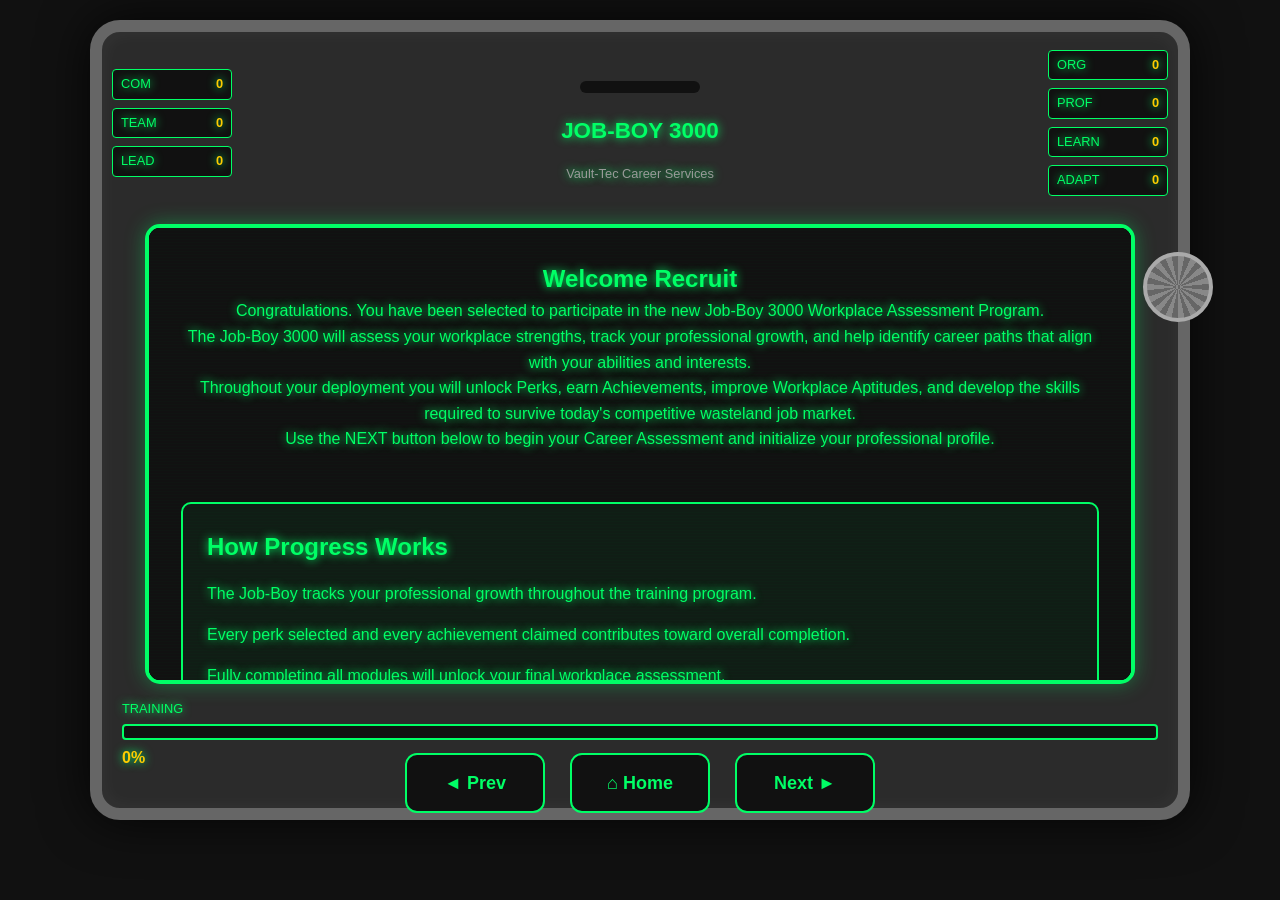
<file: index.html>
<!DOCTYPE html>
<html lang="en">
<head>

<meta charset="UTF-8">

<meta name="viewport"
content="width=device-width, initial-scale=1.0">

<title>Job-Boy 3000</title>

<link rel="stylesheet"
href="assets/css/style.css">

<link rel="stylesheet"
href="assets/css/theme.css">

<link rel="stylesheet"
href="assets/css/jobboy.css">

</head>

<body>

<div class="jobboy">

    <div class="jobboy-header">

        <div class="stats-left">

            <div class="mini-stat">
                COM <span id="stat-communication">0</span>
            </div>

            <div class="mini-stat">
                TEAM <span id="stat-teamwork">0</span>
            </div>

            <div class="mini-stat">
                LEAD <span id="stat-leadership">0</span>
            </div>

        </div>

        <div class="jobboy-center">

            <div class="speaker"></div>

            <h1 class="jobboy-title">
                JOB-BOY 3000
            </h1>

            <div class="subtitle">
                Vault-Tec Career Services
            </div>

        </div>

        <div class="stats-right">

            <div class="mini-stat">
                ORG <span id="stat-organization">0</span>
            </div>

            <div class="mini-stat">
                PROF <span id="stat-professionalism">0</span>
            </div>

            <div class="mini-stat">
                LEARN <span id="stat-learning">0</span>
            </div>

            <div class="mini-stat">
                ADAPT <span id="stat-adaptability">0</span>
            </div>

        </div>

    </div>

    <!-- SCREEN -->

    <div class="jobboy-screen">

        <iframe
            id="jobboyFrame"
            src="indexhome.html">
        </iframe>

    </div>

    <!-- KNOB -->

    <div class="twist-container">

        <div
            class="twist-knob"
            id="twistKnob">
        </div>

    </div>

    <!--PROGRESS-->
    <div class="progress-display">

        <div class="progress-label">

            TRAINING

        </div>

        <div class="progress-bar">

            <div
            id="progress-fill"
            class="progress-fill">
            </div>

        </div>

        <div id="case-progress">

            0%

        </div>

    </div>
    <!-- BUTTONS -->

    <div class="controls">

        <button id="prevBtn">
            ◄ Prev
        </button>

        <button id="homeBtn">
            ⌂ Home
        </button>

        <button id="nextBtn">
            Next ►
        </button>

    </div>

</div>


 <script src="assets/js/sounds.js"></script>
<script src="assets/js/jobboy.js"></script>

</body>

</html>
</file>
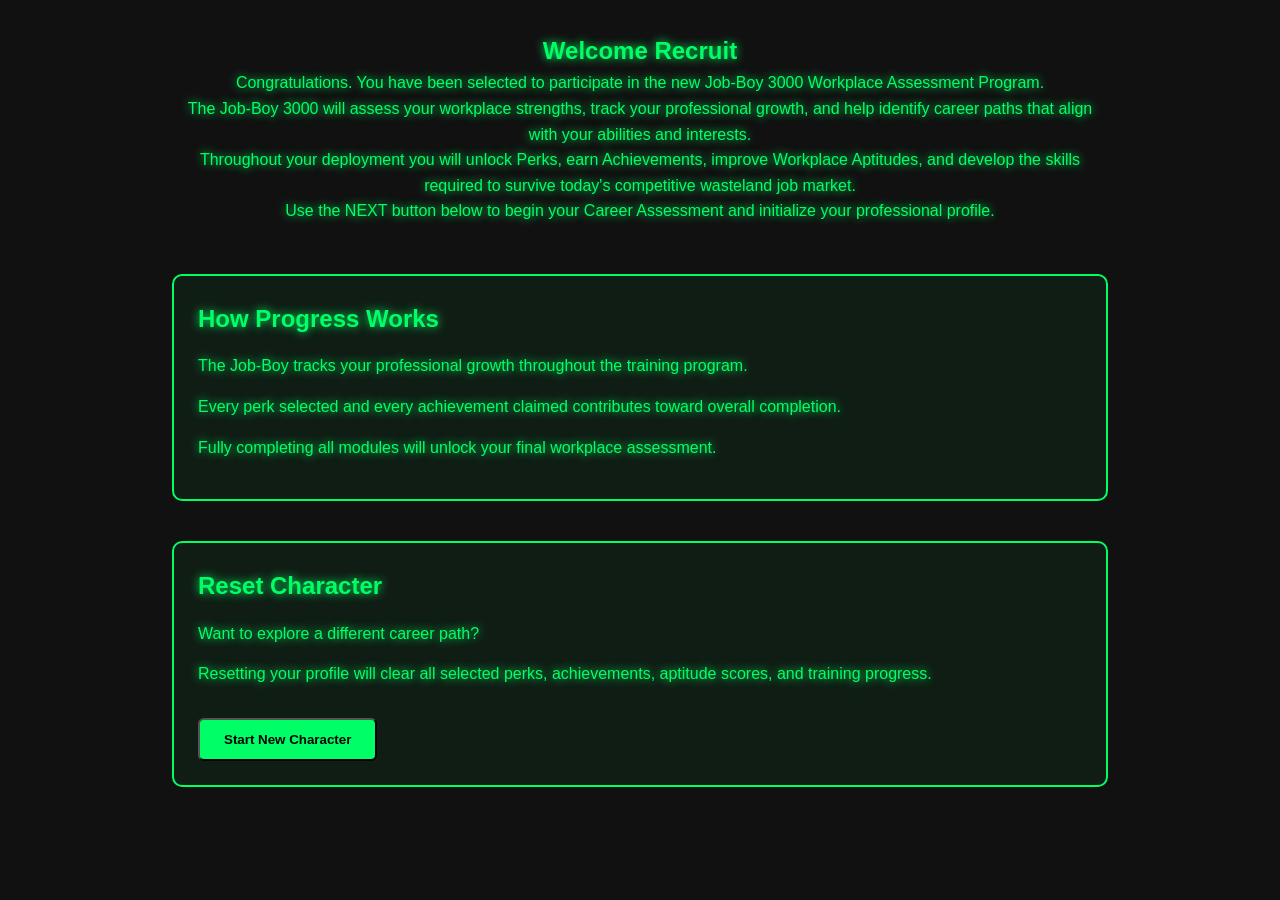
<file: indexhome.html>
<!DOCTYPE html>

<html lang="en">

<head>

    <meta charset="UTF-8">

    <meta name="viewport"
    content="width=device-width, initial-scale=1.0">

    <title>Job-Boy 3000</title>

    <link rel="stylesheet"
    href="assets/css/style.css">

    <link rel="stylesheet"
    href="assets/css/theme.css">

</head>

<body>

<main>

    <section class="hero">

        <h2>Welcome Recruit</h2>

        <p>

            Congratulations. You have been selected to
            participate in the new Job-Boy 3000 Workplace
            Assessment Program.

        </p>

        <p>

            The Job-Boy 3000 will assess your workplace
            strengths, track your professional growth,
            and help identify career paths that align
            with your abilities and interests.

        </p>

        <p>

            Throughout your deployment you will unlock
            Perks, earn Achievements, improve Workplace
            Aptitudes, and develop the skills required
            to survive today's competitive wasteland job market.

        </p>

        <p>

            Use the NEXT button below to begin your
            Career Assessment and initialize your
            professional profile.

        </p>

    </section>

    <section class="info-panel">

        <h2>How Progress Works</h2>

        <p>

            The Job-Boy tracks your professional growth
            throughout the training program.

        </p>

        <p>

            Every perk selected and every achievement
            claimed contributes toward overall completion.

        </p>

        <p>

            Fully completing all modules will unlock your
            final workplace assessment.

        </p>

    </section>

    <section class="info-panel">

        <h2>Reset Character</h2>

        <p>

            Want to explore a different career path?

        </p>

        <p>

            Resetting your profile will clear all selected
            perks, achievements, aptitude scores, and
            training progress.

        </p>

        <button
        class="button"
        onclick="resetJobBoyProgress()">

            Start New Character

        </button>

    </section>

</main>

<script src="assets/js/sounds.js"></script>
<script src="assets/js/jobboy-career.js"></script>

</body>

</html>
</file>
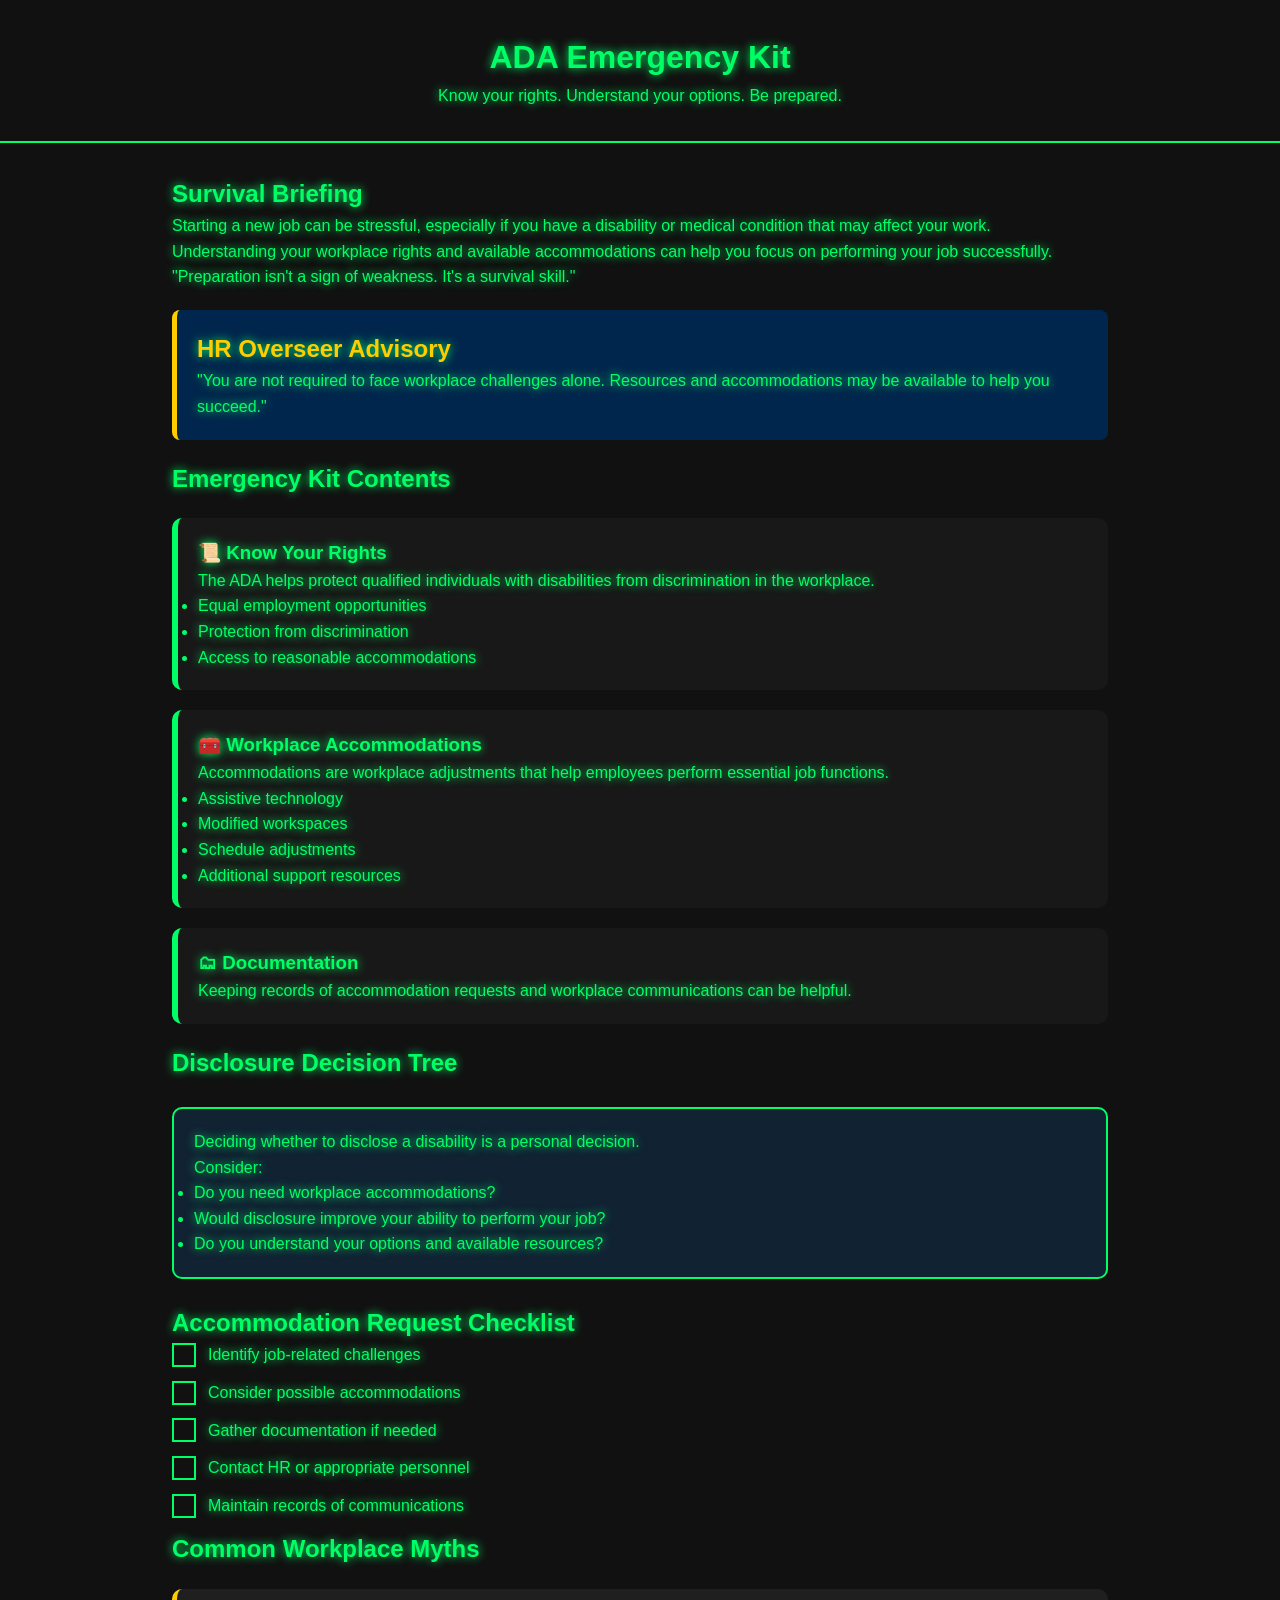
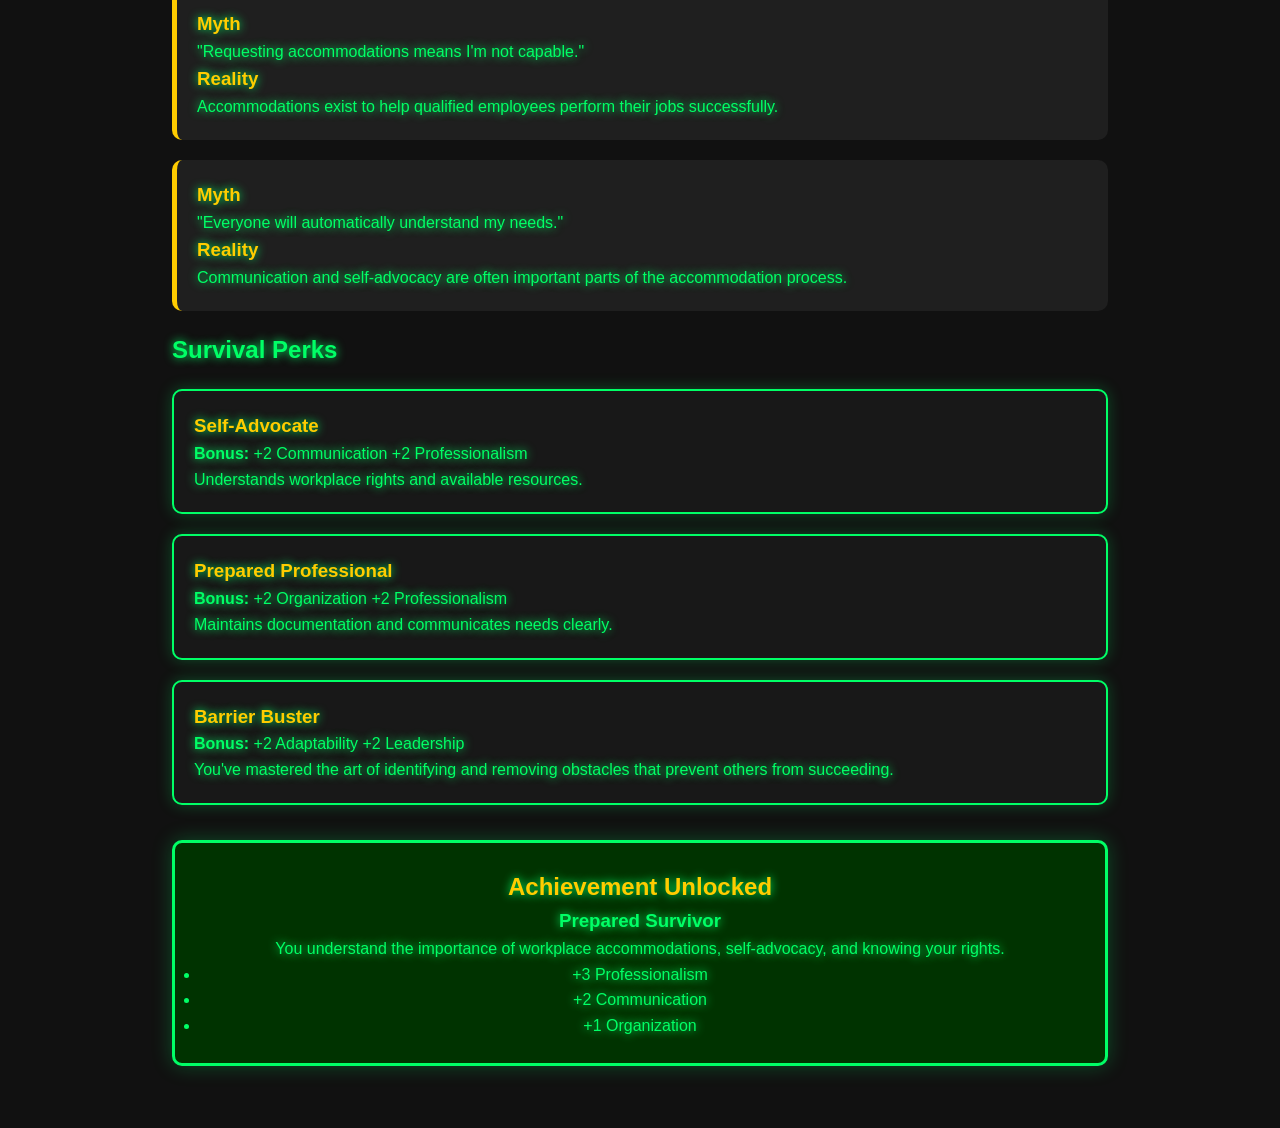
<file: pages/ada-emergency-kit.html>
<!DOCTYPE html>
<html lang="en">
<head>
    <meta charset="UTF-8">
    <meta name="viewport" content="width=device-width, initial-scale=1.0">
    <title>ADA Emergency Kit</title>

    <link rel="stylesheet" href="../assets/css/style.css">
    <link rel="stylesheet" href="../assets/css/theme.css">
</head>
<body>

<header>
    <h1>ADA Emergency Kit</h1>
    <p>Know your rights. Understand your options. Be prepared.</p>
</header>

<main>

    <section>
        <h2>Survival Briefing</h2>

        <p>
            Starting a new job can be stressful, especially if you have a
            disability or medical condition that may affect your work.
        </p>

        <p>
            Understanding your workplace rights and available accommodations can
            help you focus on performing your job successfully.
        </p>

        <blockquote>
            "Preparation isn't a sign of weakness. It's a survival skill."
        </blockquote>
    </section>

    <section class="overseer">
        <h2>HR Overseer Advisory</h2>

        <blockquote>
            "You are not required to face workplace challenges alone.
            Resources and accommodations may be available to help you succeed."
        </blockquote>
    </section>

    <section>

        <h2>Emergency Kit Contents</h2>

        <div class="ada-card">

            <h3>📜 Know Your Rights</h3>

            <p>
                The ADA helps protect qualified individuals with disabilities
                from discrimination in the workplace.
            </p>

            <ul>
                <li>Equal employment opportunities</li>
                <li>Protection from discrimination</li>
                <li>Access to reasonable accommodations</li>
            </ul>

        </div>

        <div class="ada-card">

            <h3>🧰 Workplace Accommodations</h3>

            <p>
                Accommodations are workplace adjustments that help employees
                perform essential job functions.
            </p>

            <ul>
                <li>Assistive technology</li>
                <li>Modified workspaces</li>
                <li>Schedule adjustments</li>
                <li>Additional support resources</li>
            </ul>

        </div>

        <div class="ada-card">

            <h3>🗂 Documentation</h3>

            <p>
                Keeping records of accommodation requests and workplace
                communications can be helpful.
            </p>

        </div>

    </section>

    <section>

        <h2>Disclosure Decision Tree</h2>

        <div class="decision-box">

            <p>
                Deciding whether to disclose a disability is a personal decision.
            </p>

            <p>
                Consider:
            </p>

            <ul>
                <li>Do you need workplace accommodations?</li>
                <li>Would disclosure improve your ability to perform your job?</li>
                <li>Do you understand your options and available resources?</li>
            </ul>

        </div>

    </section>

    <section>

        <h2>Accommodation Request Checklist</h2>

        <label class="vault-checkbox">
            <input type="checkbox">
            <span class="checkmark"></span>
            Identify job-related challenges
        </label>

        <label class="vault-checkbox">
            <input type="checkbox">
            <span class="checkmark"></span>
            Consider possible accommodations
        </label>

        <label class="vault-checkbox">
            <input type="checkbox">
            <span class="checkmark"></span>
            Gather documentation if needed
        </label>

        <label class="vault-checkbox">
            <input type="checkbox">
            <span class="checkmark"></span>
            Contact HR or appropriate personnel
        </label>

        <label class="vault-checkbox">
            <input type="checkbox">
            <span class="checkmark"></span>
            Maintain records of communications
        </label>

    </section>

    <section>

        <h2>Common Workplace Myths</h2>

        <div class="myth-card">

            <h3>Myth</h3>

            <p>
                "Requesting accommodations means I'm not capable."
            </p>

            <h3>Reality</h3>

            <p>
                Accommodations exist to help qualified employees perform their
                jobs successfully.
            </p>

        </div>

        <div class="myth-card">

            <h3>Myth</h3>

            <p>
                "Everyone will automatically understand my needs."
            </p>

            <h3>Reality</h3>

            <p>
                Communication and self-advocacy are often important parts of the
                accommodation process.
            </p>

        </div>

    </section>

    <section>

        <h2>Survival Perks</h2>

        <div
        class="perk-card"
        data-category="ada"
        data-perk="selfAdvocate">

            <h3>Self-Advocate</h3>
            <p><strong>Bonus:</strong> +2 Communication +2 Professionalism</p>

            <p>
                Understands workplace rights and available resources.
            </p>

        </div>

        <div
        class="perk-card"
        data-category="ada"
        data-perk="preparedProfessional">

            <h3>Prepared Professional</h3>
            <p><strong>Bonus:</strong> +2 Organization +2 Professionalism</p>


            <p>
                Maintains documentation and communicates needs clearly.
            </p>

        </div>

        <div
        class="perk-card"
        data-category="ada"
        data-perk="barrierBuster">

            <h3>Barrier Buster</h3>
            <p><strong>Bonus:</strong> +2 Adaptability +2 Leadership</p>

            <p>
                You've mastered the art of identifying and removing obstacles that prevent others from succeeding.
            </p>

        </div>

    </section>

    <section
    class="promotion"
    data-achievement="ada">

        <h2>Achievement Unlocked</h2>

        <h3>Prepared Survivor</h3>

        <p>
            You understand the importance of workplace accommodations,
            self-advocacy, and knowing your rights.
        </p>

        <ul>
            <li>+3 Professionalism</li>
            <li>+2 Communication</li>
            <li>+1 Organization</li>
        </ul>

    </section>

</main>

<script src="../assets/js/sounds.js"></script>
<script src="../assets/js/jobboy-career.js"></script>
</body>
</html>
</file>
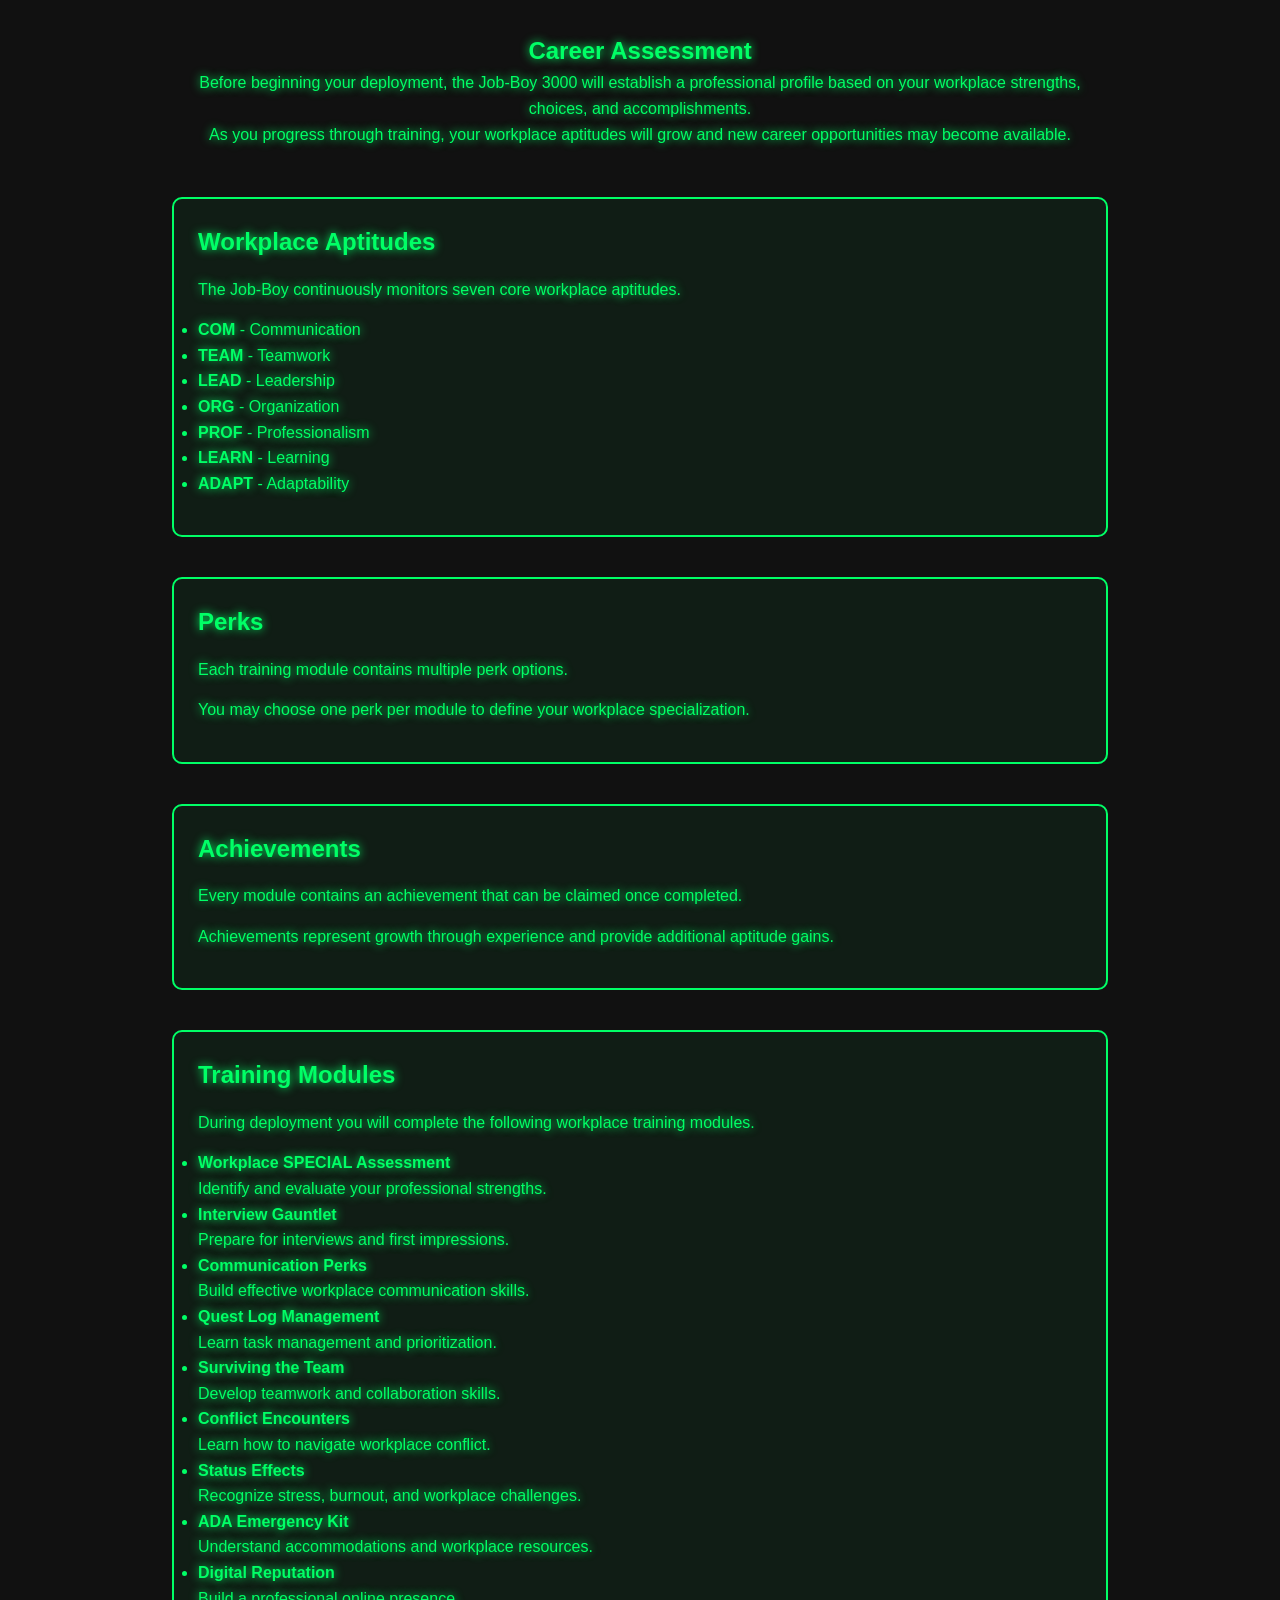
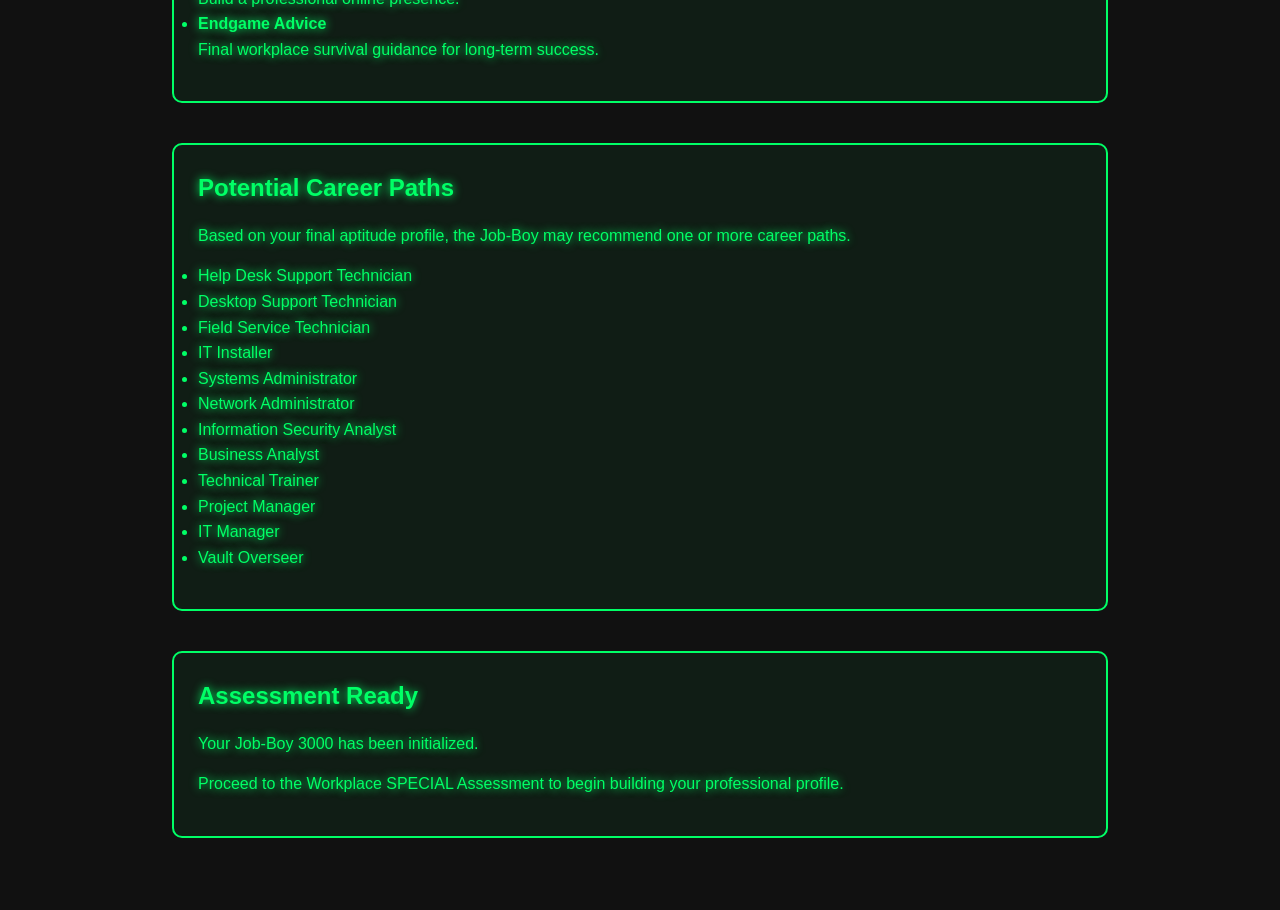
<file: pages/career-assessment.html>
<!DOCTYPE html>

<html lang="en">

<head>

    <meta charset="UTF-8">

    <meta name="viewport"
    content="width=device-width, initial-scale=1.0">

    <title>Career Assessment</title>

    <link rel="stylesheet"
    href="../assets/css/style.css">

    <link rel="stylesheet"
    href="../assets/css/theme.css">

</head>

<body>

<main>

    <section class="hero">

        <h2>Career Assessment</h2>

        <p>

            Before beginning your deployment, the Job-Boy
            3000 will establish a professional profile based
            on your workplace strengths, choices, and
            accomplishments.

        </p>

        <p>

            As you progress through training, your workplace
            aptitudes will grow and new career opportunities
            may become available.

        </p>

    </section>

    <section class="info-panel">

        <h2>Workplace Aptitudes</h2>

        <p>

            The Job-Boy continuously monitors seven core
            workplace aptitudes.

        </p>

        <ul>

            <li><strong>COM</strong> - Communication</li>

            <li><strong>TEAM</strong> - Teamwork</li>

            <li><strong>LEAD</strong> - Leadership</li>

            <li><strong>ORG</strong> - Organization</li>

            <li><strong>PROF</strong> - Professionalism</li>

            <li><strong>LEARN</strong> - Learning</li>

            <li><strong>ADAPT</strong> - Adaptability</li>

        </ul>

    </section>

    <section class="info-panel">

        <h2>Perks</h2>

        <p>

            Each training module contains multiple perk
            options.

        </p>

        <p>

            You may choose one perk per module to define
            your workplace specialization.

        </p>

    </section>

    <section class="info-panel">

        <h2>Achievements</h2>

        <p>

            Every module contains an achievement that can
            be claimed once completed.

        </p>

        <p>

            Achievements represent growth through
            experience and provide additional aptitude gains.

        </p>

    </section>

    <section class="info-panel">

        <h2>Training Modules</h2>

        <p>

            During deployment you will complete the
            following workplace training modules.

        </p>

        <ul>

            <li>

                <strong>Workplace SPECIAL Assessment</strong>

                <br>

                Identify and evaluate your professional strengths.

            </li>

            <li>

                <strong>Interview Gauntlet</strong>

                <br>

                Prepare for interviews and first impressions.

            </li>

            <li>

                <strong>Communication Perks</strong>

                <br>

                Build effective workplace communication skills.

            </li>

            <li>

                <strong>Quest Log Management</strong>

                <br>

                Learn task management and prioritization.

            </li>

            <li>

                <strong>Surviving the Team</strong>

                <br>

                Develop teamwork and collaboration skills.

            </li>

            <li>

                <strong>Conflict Encounters</strong>

                <br>

                Learn how to navigate workplace conflict.

            </li>

            <li>

                <strong>Status Effects</strong>

                <br>

                Recognize stress, burnout, and workplace challenges.

            </li>

            <li>

                <strong>ADA Emergency Kit</strong>

                <br>

                Understand accommodations and workplace resources.

            </li>

            <li>

                <strong>Digital Reputation</strong>

                <br>

                Build a professional online presence.

            </li>

            <li>

                <strong>Endgame Advice</strong>

                <br>

                Final workplace survival guidance for long-term success.

            </li>

        </ul>

    </section>

    <section class="info-panel">

        <h2>Potential Career Paths</h2>

        <p>

            Based on your final aptitude profile, the Job-Boy
            may recommend one or more career paths.

        </p>

        <ul>

            <li>Help Desk Support Technician</li>

            <li>Desktop Support Technician</li>

            <li>Field Service Technician</li>

            <li>IT Installer</li>

            <li>Systems Administrator</li>

            <li>Network Administrator</li>

            <li>Information Security Analyst</li>

            <li>Business Analyst</li>

            <li>Technical Trainer</li>

            <li>Project Manager</li>

            <li>IT Manager</li>

            <li>Vault Overseer</li>

        </ul>

    </section>

    <section class="info-panel">

        <h2>Assessment Ready</h2>

        <p>

            Your Job-Boy 3000 has been initialized.

        </p>

        <p>

            Proceed to the Workplace SPECIAL Assessment
            to begin building your professional profile.

        </p>

    </section>

</main>

<script src="../assets/js/sounds.js"></script>
<script src="../assets/js/jobboy-career.js"></script>

</body>

</html>
</file>
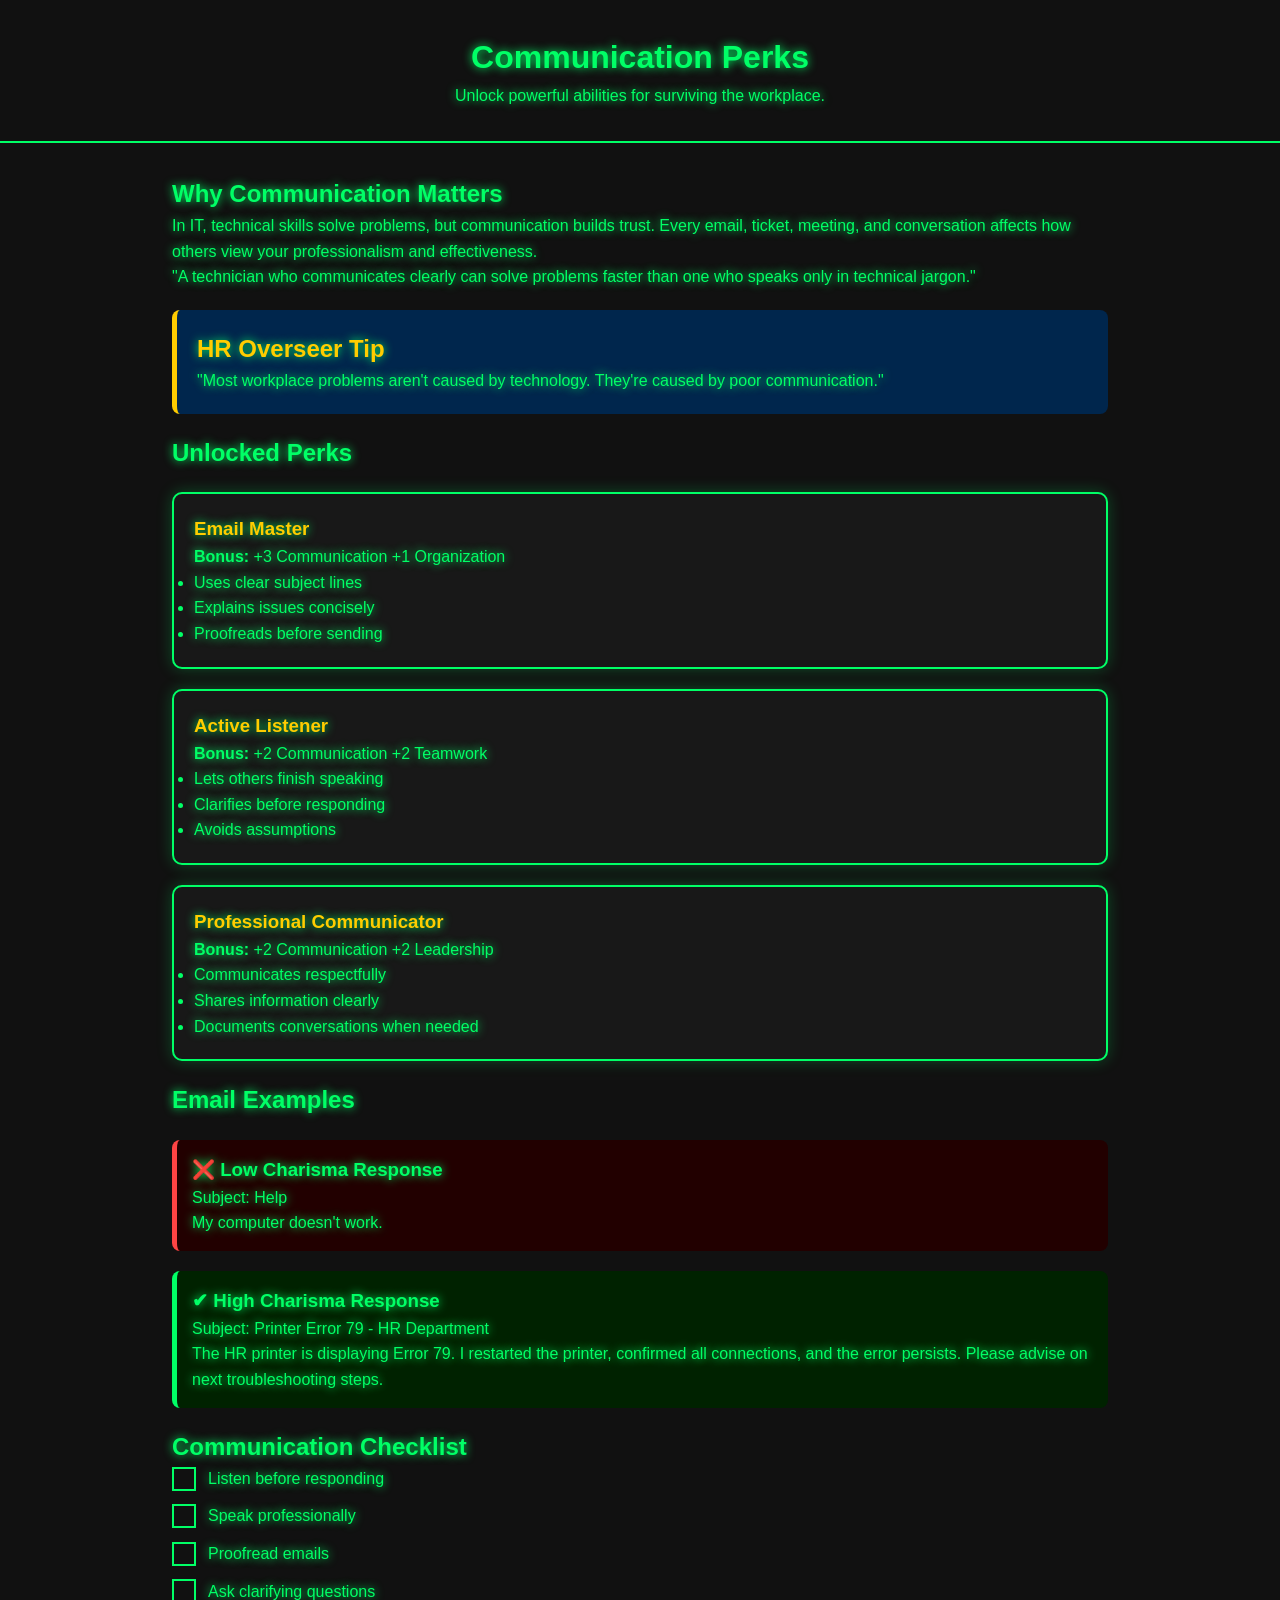
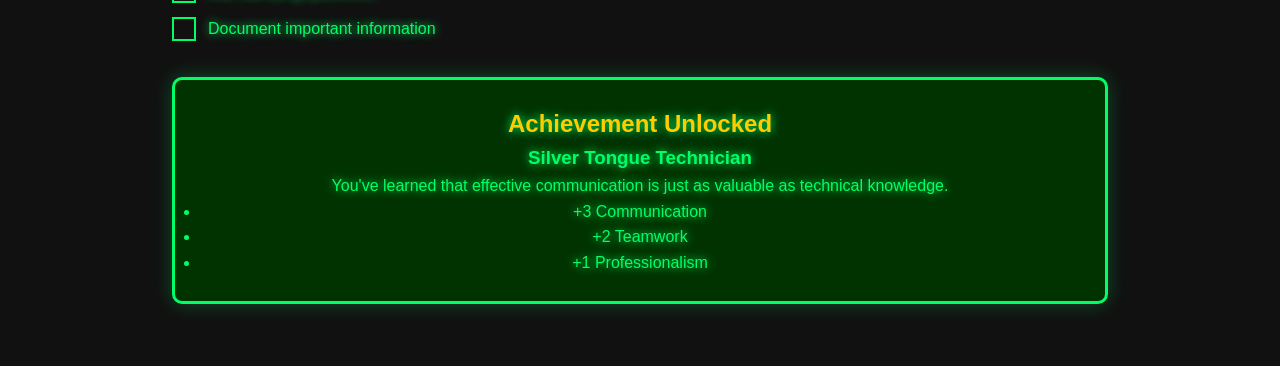
<file: pages/communication-perks.html>
<!DOCTYPE html>
<html lang="en">
<head>
    <meta charset="UTF-8">
    <meta name="viewport" content="width=device-width, initial-scale=1.0">
    <title>Communication Perks</title>

    <link rel="stylesheet" href="../assets/css/style.css">
    <link rel="stylesheet" href="../assets/css/theme.css">
</head>
<body>

<header>
    <h1>Communication Perks</h1>
    <p>Unlock powerful abilities for surviving the workplace.</p>
</header>

<main>

    <section>
        <h2>Why Communication Matters</h2>

        <p>
            In IT, technical skills solve problems, but communication builds trust.
            Every email, ticket, meeting, and conversation affects how others
            view your professionalism and effectiveness.
        </p>

        <blockquote>
            "A technician who communicates clearly can solve problems faster than
            one who speaks only in technical jargon."
        </blockquote>
    </section>

    <section class="overseer">
        <h2>HR Overseer Tip</h2>

        <blockquote>
            "Most workplace problems aren't caused by technology.
            They're caused by poor communication."
        </blockquote>
    </section>

    <section>
        <h2>Unlocked Perks</h2>

        <div
        class="perk-card"
        data-category="communication"
        data-perk="emailMaster">

            <h3>Email Master</h3>

            <p><strong>Bonus:</strong> +3 Communication +1 Organization</p>

            <ul>
                <li>Uses clear subject lines</li>
                <li>Explains issues concisely</li>
                <li>Proofreads before sending</li>
            </ul>

        </div>

        <div
        class="perk-card"
        data-category="communication"
        data-perk="activeListener">

            <h3>Active Listener</h3>

            <p><strong>Bonus:</strong> +2 Communication +2 Teamwork</p>

            <ul>
                <li>Lets others finish speaking</li>
                <li>Clarifies before responding</li>
                <li>Avoids assumptions</li>
            </ul>

        </div>

        <div
        class="perk-card"
        data-category="communication"
        data-perk="professionalCommunicator">

            <h3>Professional Communicator</h3>

            <p><strong>Bonus:</strong> +2 Communication +2 Leadership</p>

            <ul>
                <li>Communicates respectfully</li>
                <li>Shares information clearly</li>
                <li>Documents conversations when needed</li>
            </ul>

        </div>
    </section>

    <section>
        <h2>Email Examples</h2>

        <div class="bad-example">
            <h3>❌ Low Charisma Response</h3>

            <p>
                Subject: Help
            </p>

            <p>
                My computer doesn't work.
            </p>
        </div>

        <div class="good-example">
            <h3>✔ High Charisma Response</h3>

            <p>
                Subject: Printer Error 79 - HR Department
            </p>

            <p>
                The HR printer is displaying Error 79. I restarted the printer,
                confirmed all connections, and the error persists.
                Please advise on next troubleshooting steps.
            </p>
        </div>

    </section>

    <section>
        <h2>Communication Checklist</h2>

        <label class="vault-checkbox">
            <input type="checkbox">
            <span class="checkmark"></span>
            Listen before responding
        </label>

        <label class="vault-checkbox">
            <input type="checkbox">
            <span class="checkmark"></span>
            Speak professionally
        </label>

        <label class="vault-checkbox">
            <input type="checkbox">
            <span class="checkmark"></span>
            Proofread emails
        </label>

        <label class="vault-checkbox">
            <input type="checkbox">
            <span class="checkmark"></span>
            Ask clarifying questions
        </label>

        <label class="vault-checkbox">
            <input type="checkbox">
            <span class="checkmark"></span>
            Document important information
        </label>

    </section>

    <section
    class="promotion"
    data-achievement="communication">
        <h2>Achievement Unlocked</h2>

        <h3>Silver Tongue Technician</h3>

        <p>
            You've learned that effective communication is just as valuable
            as technical knowledge.
        </p>

        <ul>
            <li>+3 Communication</li>
            <li>+2 Teamwork</li>
            <li>+1 Professionalism</li>
        </ul>
    </section>

</main>

<script src="../assets/js/sounds.js"></script>
<script src="../assets/js/jobboy-career.js"></script>
</body>
</html>
</file>
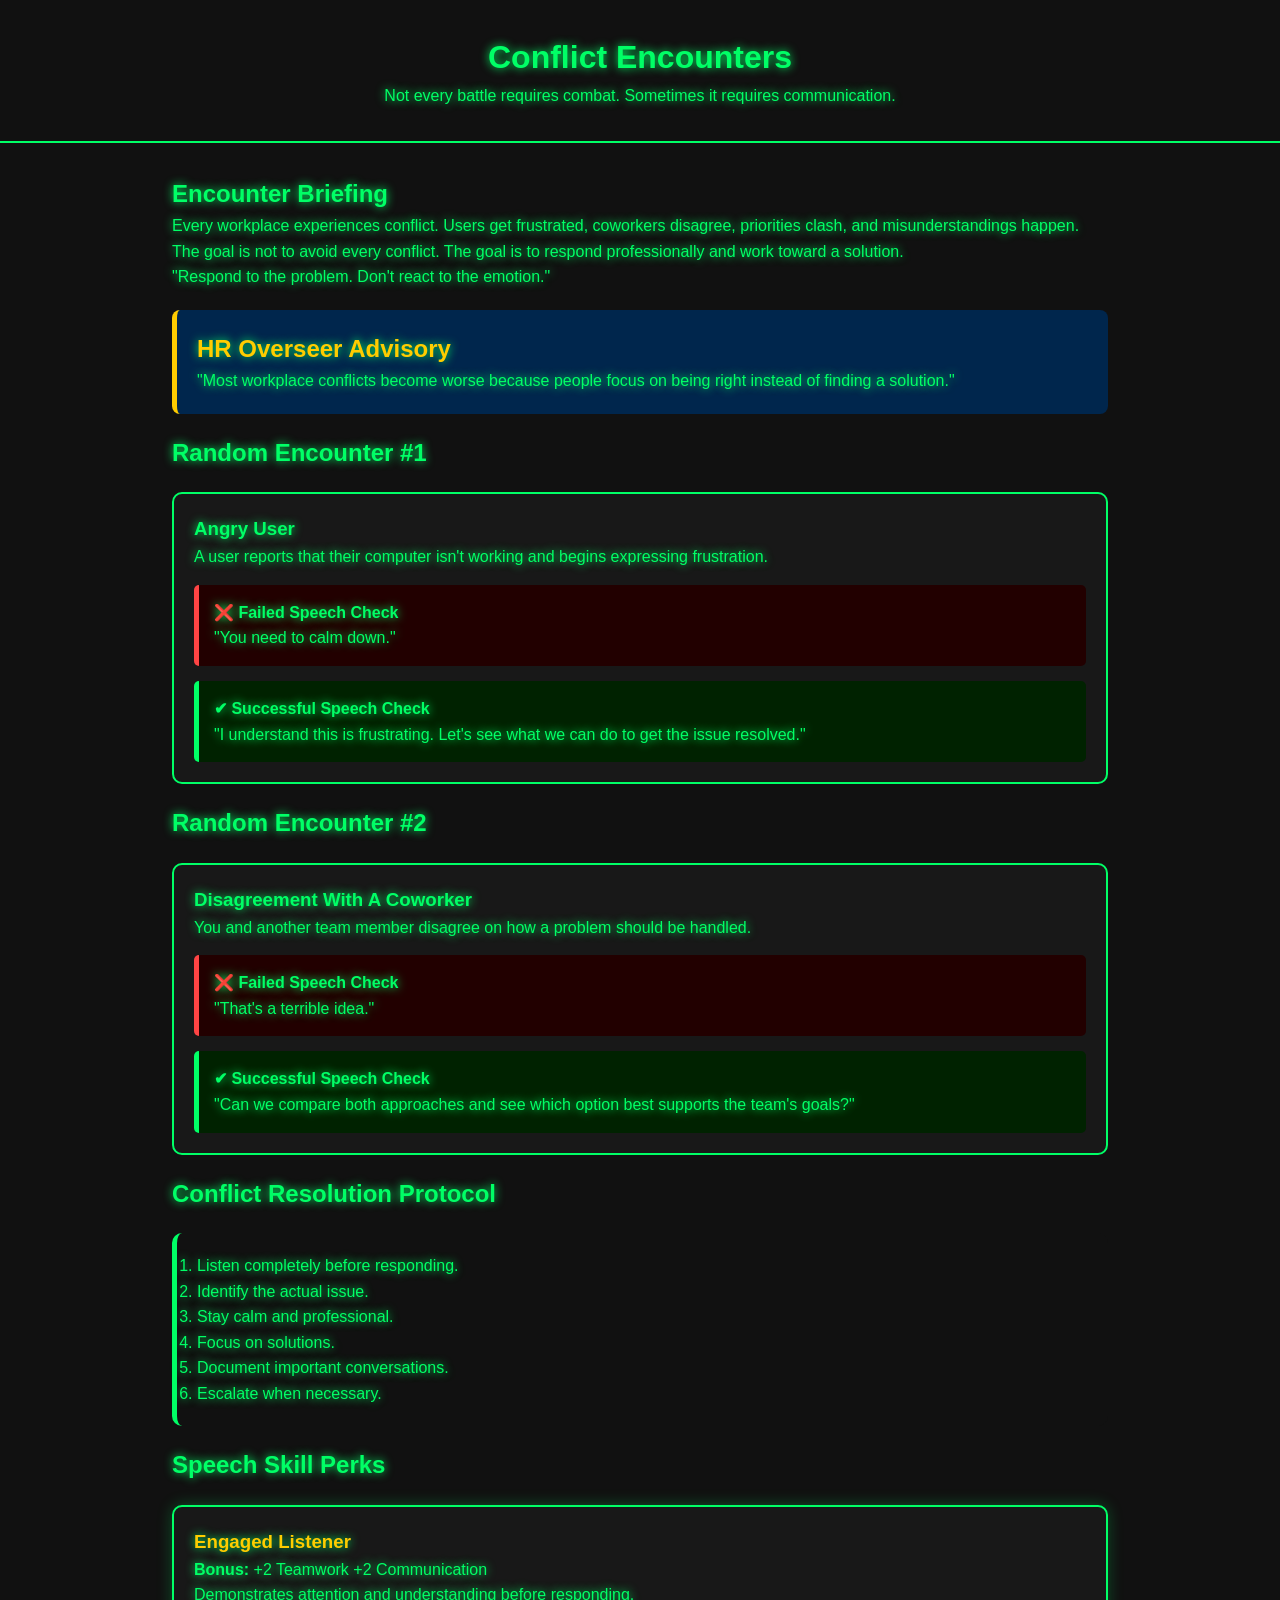
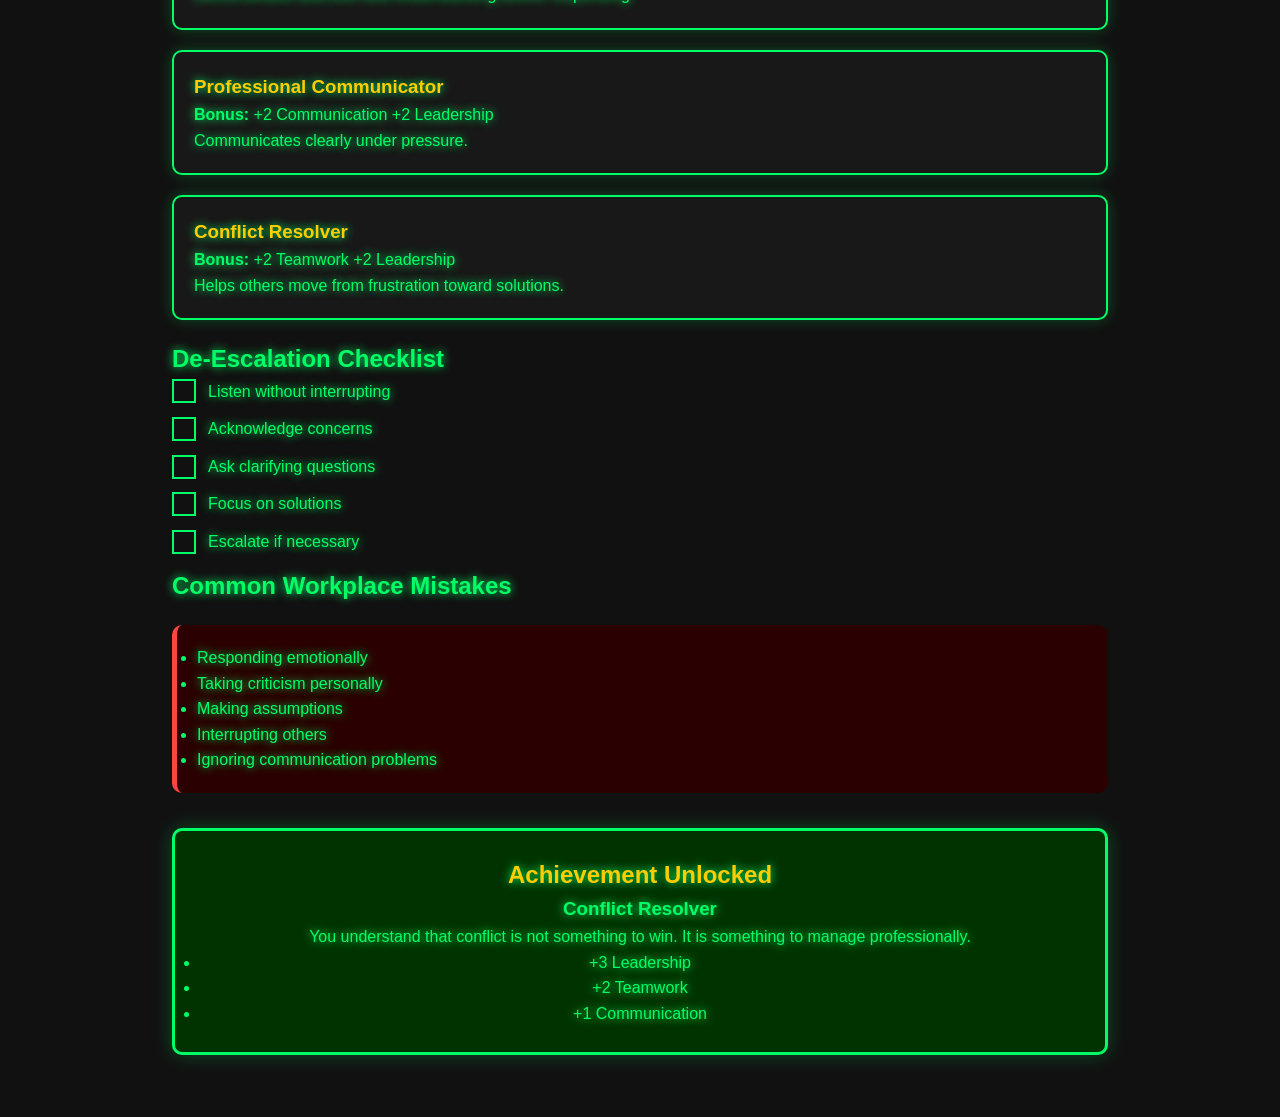
<file: pages/conflict-encounters.html>
<!DOCTYPE html>
<html lang="en">
<head>
    <meta charset="UTF-8">
    <meta name="viewport" content="width=device-width, initial-scale=1.0">
    <title>Conflict Encounters</title>

    <link rel="stylesheet" href="../assets/css/style.css">
    <link rel="stylesheet" href="../assets/css/theme.css">
</head>
<body>

<header>
    <h1>Conflict Encounters</h1>
    <p>Not every battle requires combat. Sometimes it requires communication.</p>
</header>

<main>

    <section>
        <h2>Encounter Briefing</h2>

        <p>
            Every workplace experiences conflict. Users get frustrated, coworkers
            disagree, priorities clash, and misunderstandings happen.
        </p>

        <p>
            The goal is not to avoid every conflict. The goal is to respond
            professionally and work toward a solution.
        </p>

        <blockquote>
            "Respond to the problem. Don't react to the emotion."
        </blockquote>
    </section>

    <section class="overseer">
        <h2>HR Overseer Advisory</h2>

        <blockquote>
            "Most workplace conflicts become worse because people focus on being
            right instead of finding a solution."
        </blockquote>
    </section>

    <section>

        <h2>Random Encounter #1</h2>

        <div class="encounter-card">

            <h3>Angry User</h3>

            <p>
                A user reports that their computer isn't working and begins
                expressing frustration.
            </p>

            <div class="wrong-choice">
                <h4>❌ Failed Speech Check</h4>

                <p>
                    "You need to calm down."
                </p>
            </div>

            <div class="right-choice">
                <h4>✔ Successful Speech Check</h4>

                <p>
                    "I understand this is frustrating. Let's see what we can do
                    to get the issue resolved."
                </p>
            </div>

        </div>

    </section>

    <section>

        <h2>Random Encounter #2</h2>

        <div class="encounter-card">

            <h3>Disagreement With A Coworker</h3>

            <p>
                You and another team member disagree on how a problem should be
                handled.
            </p>

            <div class="wrong-choice">
                <h4>❌ Failed Speech Check</h4>

                <p>
                    "That's a terrible idea."
                </p>
            </div>

            <div class="right-choice">
                <h4>✔ Successful Speech Check</h4>

                <p>
                    "Can we compare both approaches and see which option
                    best supports the team's goals?"
                </p>
            </div>

        </div>

    </section>

    <section>

        <h2>Conflict Resolution Protocol</h2>

        <div class="protocol-box">

            <ol>
                <li>Listen completely before responding.</li>
                <li>Identify the actual issue.</li>
                <li>Stay calm and professional.</li>
                <li>Focus on solutions.</li>
                <li>Document important conversations.</li>
                <li>Escalate when necessary.</li>
            </ol>

        </div>

    </section>

    <section>

        <h2>Speech Skill Perks</h2>

        <div
        class="perk-card"
        data-category="conflict"
        data-perk="engagedListener">

            <h3>Engaged Listener</h3>

            <p><strong>Bonus:</strong> +2 Teamwork +2 Communication</p>

            <p>
                Demonstrates attention and understanding before responding.
            </p>

        </div>

        <div
        class="perk-card"
        data-category="conflict"
        data-perk="professionalCommunicator">

            <h3>Professional Communicator</h3>

            <p><strong>Bonus:</strong> +2 Communication +2 Leadership</p>

            <p>
                Communicates clearly under pressure.
            </p>

        </div>

        <div
        class="perk-card"
        data-category="conflict"
        data-perk="conflictResolver">

            <h3>Conflict Resolver</h3>

            <p><strong>Bonus:</strong> +2 Teamwork +2 Leadership</p>

            <p>
                Helps others move from frustration toward solutions.
            </p>

        </div>

    </section>

    <section>

        <h2>De-Escalation Checklist</h2>

        <label class="vault-checkbox">
            <input type="checkbox">
            <span class="checkmark"></span>
            Listen without interrupting
        </label>

        <label class="vault-checkbox">
            <input type="checkbox">
            <span class="checkmark"></span>
            Acknowledge concerns
        </label>

        <label class="vault-checkbox">
            <input type="checkbox">
            <span class="checkmark"></span>
            Ask clarifying questions
        </label>

        <label class="vault-checkbox">
            <input type="checkbox">
            <span class="checkmark"></span>
            Focus on solutions
        </label>

        <label class="vault-checkbox">
            <input type="checkbox">
            <span class="checkmark"></span>
            Escalate if necessary
        </label>

    </section>

    <section>

        <h2>Common Workplace Mistakes</h2>

        <div class="warning-box">

            <ul>
                <li>Responding emotionally</li>
                <li>Taking criticism personally</li>
                <li>Making assumptions</li>
                <li>Interrupting others</li>
                <li>Ignoring communication problems</li>
            </ul>

        </div>

    </section>

    <section 
    class="promotion"
    data-achievement="conflict">

        <h2>Achievement Unlocked</h2>

        <h3>Conflict Resolver</h3>

        <p>
            You understand that conflict is not something to win.
            It is something to manage professionally.
        </p>

        <ul>
            <li>+3 Leadership</li>
            <li>+2 Teamwork</li>
            <li>+1 Communication</li>
        </ul>

    </section>

</main>

<script src="../assets/js/sounds.js"></script>
<script src="../assets/js/jobboy-career.js"></script>
</body>
</html>
</file>
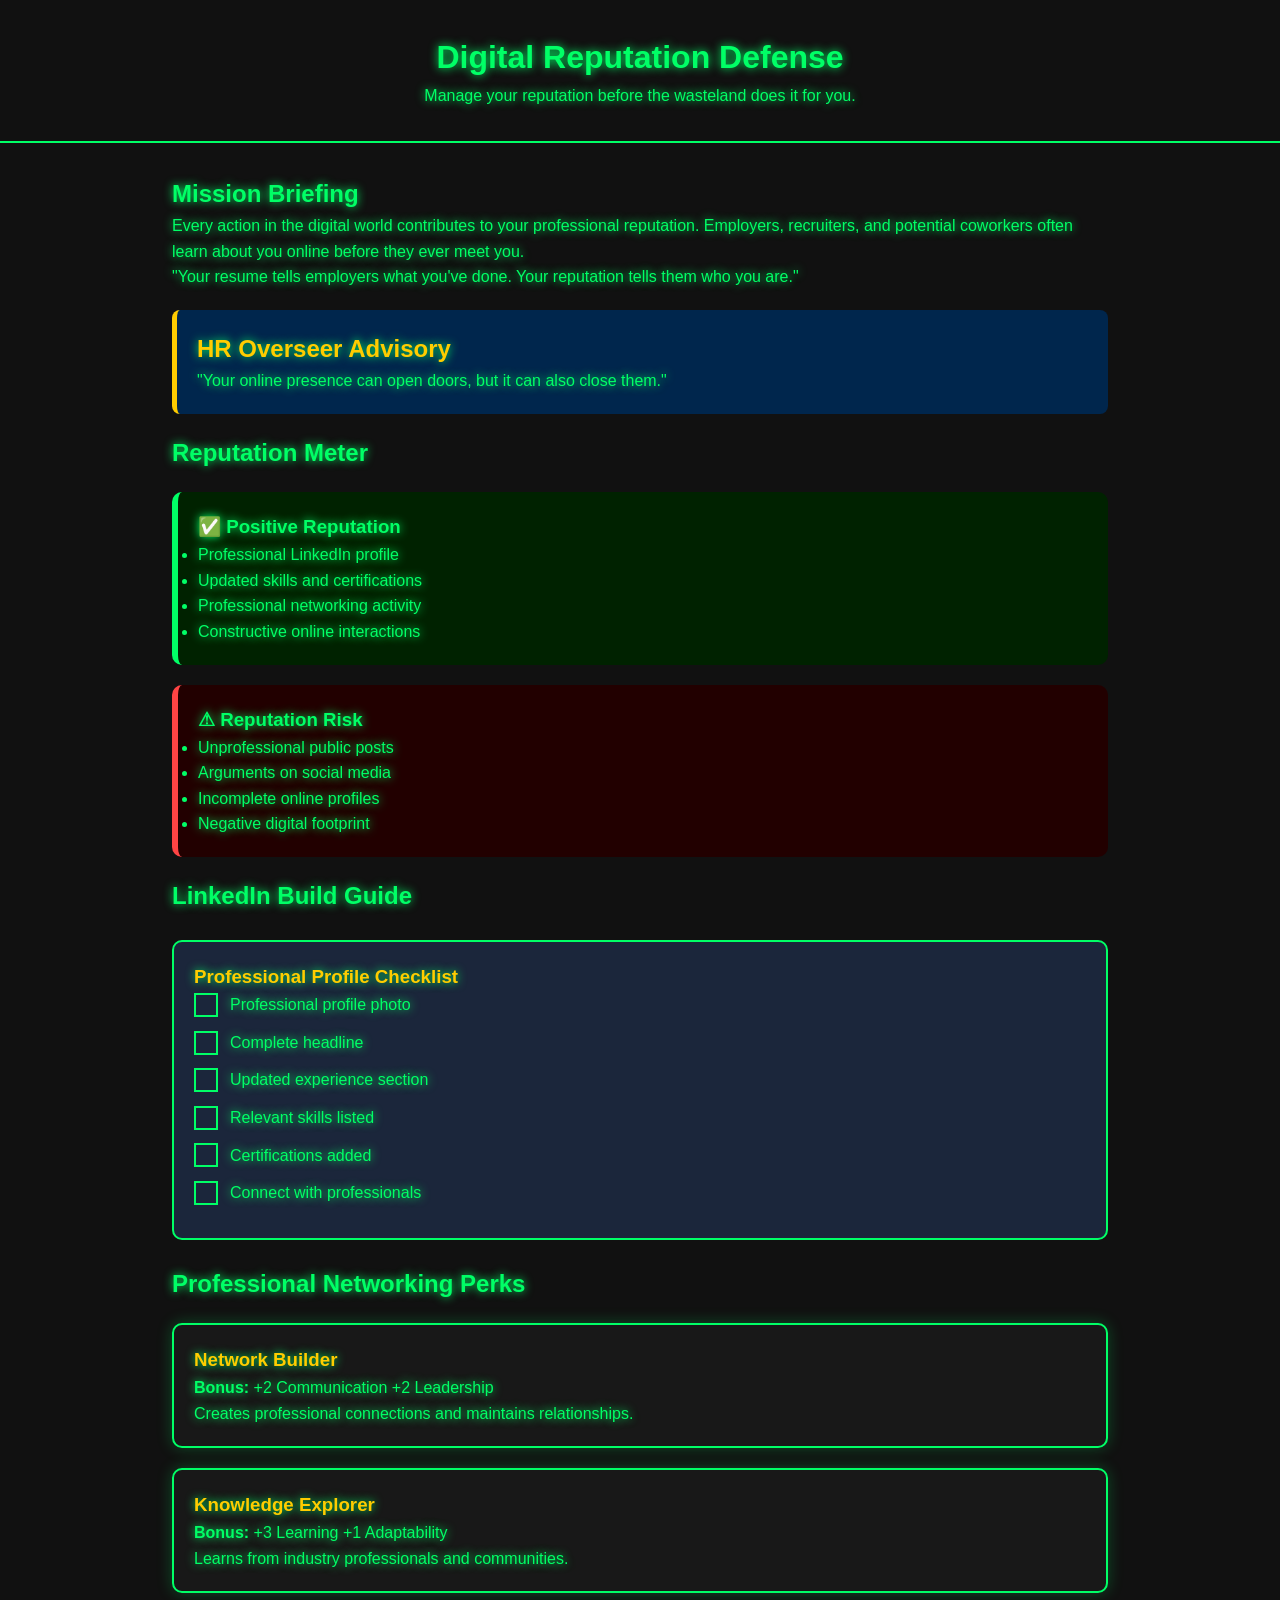
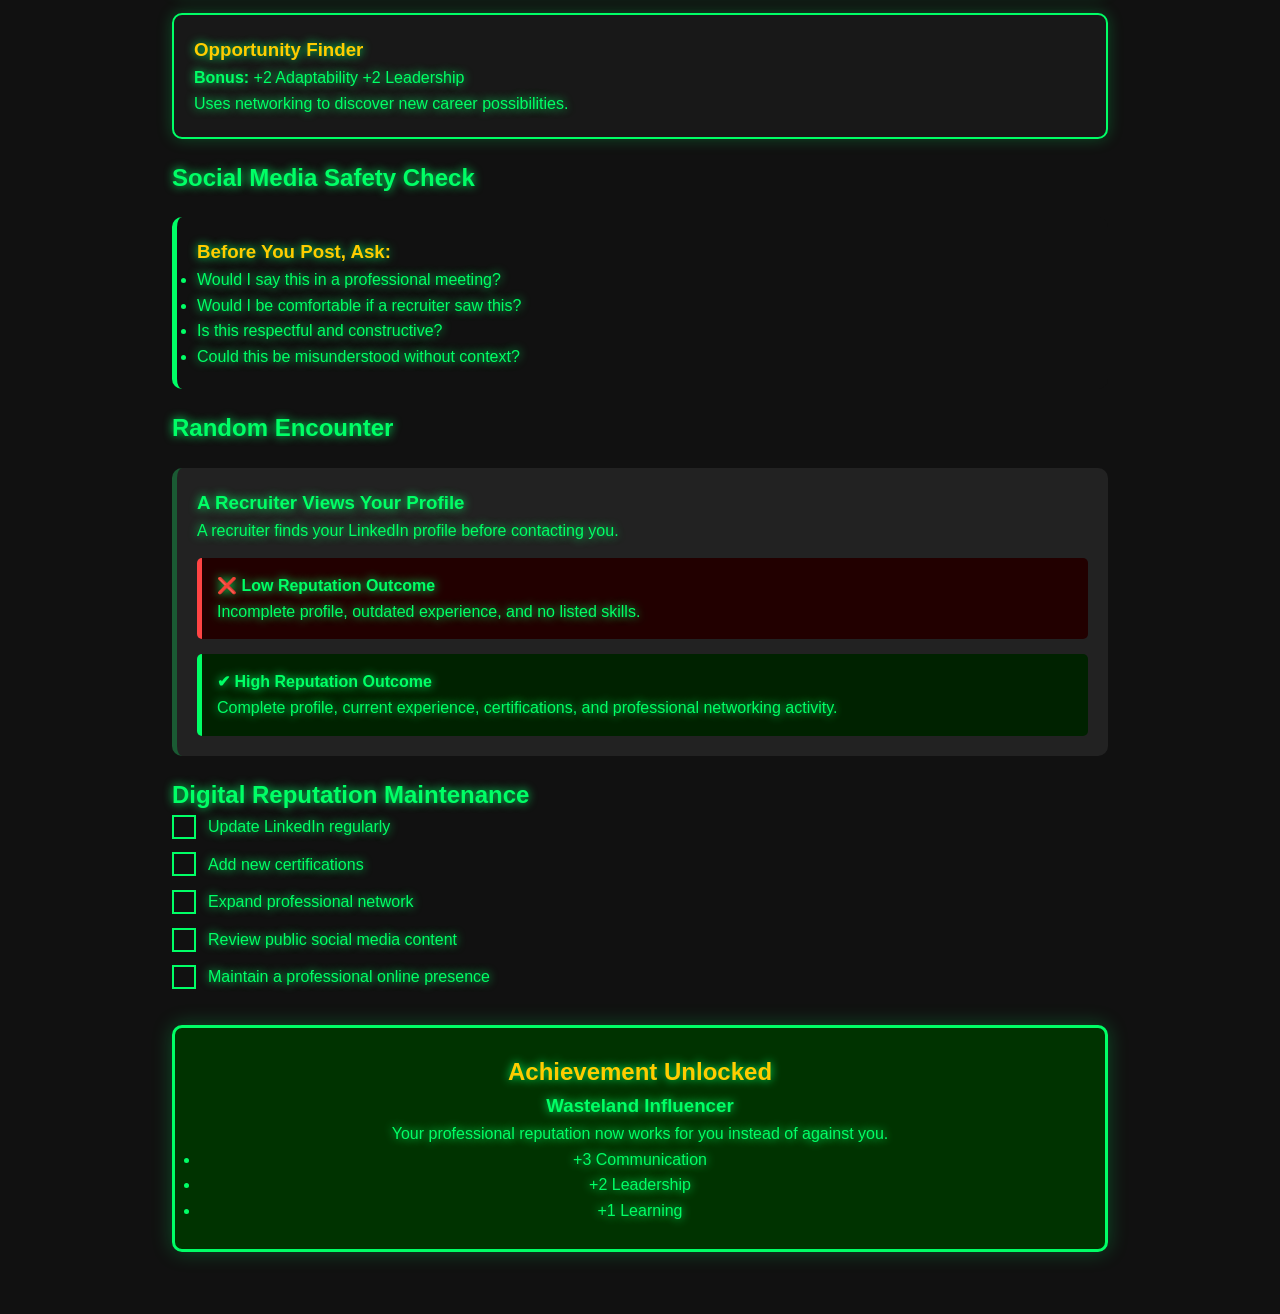
<file: pages/digital-reputation.html>
<!DOCTYPE html>
<html lang="en">
<head>
    <meta charset="UTF-8">
    <meta name="viewport" content="width=device-width, initial-scale=1.0">
    <title>Digital Reputation Defense</title>

    <link rel="stylesheet" href="../assets/css/style.css">
    <link rel="stylesheet" href="../assets/css/theme.css">
</head>
<body>

<header>
    <h1>Digital Reputation Defense</h1>
    <p>Manage your reputation before the wasteland does it for you.</p>
</header>

<main>

    <section>
        <h2>Mission Briefing</h2>

        <p>
            Every action in the digital world contributes to your professional
            reputation. Employers, recruiters, and potential coworkers often
            learn about you online before they ever meet you.
        </p>

        <blockquote>
            "Your resume tells employers what you've done.
            Your reputation tells them who you are."
        </blockquote>
    </section>

    <section class="overseer">
        <h2>HR Overseer Advisory</h2>

        <blockquote>
            "Your online presence can open doors, but it can also close them."
        </blockquote>
    </section>

    <section>

        <h2>Reputation Meter</h2>

        <div class="reputation-card positive">

            <h3>✅ Positive Reputation</h3>

            <ul>
                <li>Professional LinkedIn profile</li>
                <li>Updated skills and certifications</li>
                <li>Professional networking activity</li>
                <li>Constructive online interactions</li>
            </ul>

        </div>

        <div class="reputation-card negative">

            <h3>⚠ Reputation Risk</h3>

            <ul>
                <li>Unprofessional public posts</li>
                <li>Arguments on social media</li>
                <li>Incomplete online profiles</li>
                <li>Negative digital footprint</li>
            </ul>

        </div>

    </section>

    <section>

        <h2>LinkedIn Build Guide</h2>

        <div class="profile-card">

            <h3>Professional Profile Checklist</h3>

            <label class="vault-checkbox">
                <input type="checkbox">
                <span class="checkmark"></span>
                Professional profile photo
            </label>

            <label class="vault-checkbox">
                <input type="checkbox">
                <span class="checkmark"></span>
                Complete headline
            </label>

            <label class="vault-checkbox">
                <input type="checkbox">
                <span class="checkmark"></span>
                Updated experience section
            </label>

            <label class="vault-checkbox">
                <input type="checkbox">
                <span class="checkmark"></span>
                Relevant skills listed
            </label>

            <label class="vault-checkbox">
                <input type="checkbox">
                <span class="checkmark"></span>
                Certifications added
            </label>

            <label class="vault-checkbox">
                <input type="checkbox">
                <span class="checkmark"></span>
                Connect with professionals
            </label>

        </div>

    </section>

    <section>

        <h2>Professional Networking Perks</h2>

        <div
        class="perk-card"
        data-category="reputation"
        data-perk="networkBuilder">

            <h3>Network Builder</h3>
            <p><strong>Bonus:</strong> +2 Communication +2 Leadership</p>

            <p>
                Creates professional connections and maintains relationships.
            </p>

        </div>

        <div
        class="perk-card"
        data-category="reputation"
        data-perk="knowledgeExplorer">

            <h3>Knowledge Explorer</h3>
            <p><strong>Bonus:</strong> +3 Learning +1 Adaptability</p>

            <p>
                Learns from industry professionals and communities.
            </p>

        </div>

        <div
        class="perk-card"
        data-category="reputation"
        data-perk="opportunityFinder">

            <h3>Opportunity Finder</h3>
            <p><strong>Bonus:</strong> +2 Adaptability +2 Leadership</p>

            <p>
                Uses networking to discover new career possibilities.
            </p>

        </div>

    </section>

    <section>

        <h2>Social Media Safety Check</h2>

        <div class="audit-box">

            <h3>Before You Post, Ask:</h3>

            <ul>
                <li>Would I say this in a professional meeting?</li>
                <li>Would I be comfortable if a recruiter saw this?</li>
                <li>Is this respectful and constructive?</li>
                <li>Could this be misunderstood without context?</li>
            </ul>

        </div>

    </section>

    <section>

        <h2>Random Encounter</h2>

        <div class="encounter-box">

            <h3>A Recruiter Views Your Profile</h3>

            <p>
                A recruiter finds your LinkedIn profile before contacting you.
            </p>

            <div class="wrong-choice">

                <h4>❌ Low Reputation Outcome</h4>

                <p>
                    Incomplete profile, outdated experience, and no listed skills.
                </p>

            </div>

            <div class="right-choice">

                <h4>✔ High Reputation Outcome</h4>

                <p>
                    Complete profile, current experience, certifications,
                    and professional networking activity.
                </p>

            </div>

        </div>

    </section>

    <section>

        <h2>Digital Reputation Maintenance</h2>

        <label class="vault-checkbox">
            <input type="checkbox">
            <span class="checkmark"></span>
            Update LinkedIn regularly
        </label>

        <label class="vault-checkbox">
            <input type="checkbox">
            <span class="checkmark"></span>
            Add new certifications
        </label>

        <label class="vault-checkbox">
            <input type="checkbox">
            <span class="checkmark"></span>
            Expand professional network
        </label>

        <label class="vault-checkbox">
            <input type="checkbox">
            <span class="checkmark"></span>
            Review public social media content
        </label>

        <label class="vault-checkbox">
            <input type="checkbox">
            <span class="checkmark"></span>
            Maintain a professional online presence
        </label>

    </section>

    <section
    class="promotion"
    data-achievement="reputation">

        <h2>Achievement Unlocked</h2>

        <h3>Wasteland Influencer</h3>

        <p>
            Your professional reputation now works for you instead of against you.
        </p>

        <ul>
            <li>+3 Communication</li>
            <li>+2 Leadership</li>
            <li>+1 Learning</li>
        </ul>

    </section>

</main>

<script src="../assets/js/sounds.js"></script>
<script src="../assets/js/jobboy-career.js"></script>
</body>
</html>
</file>
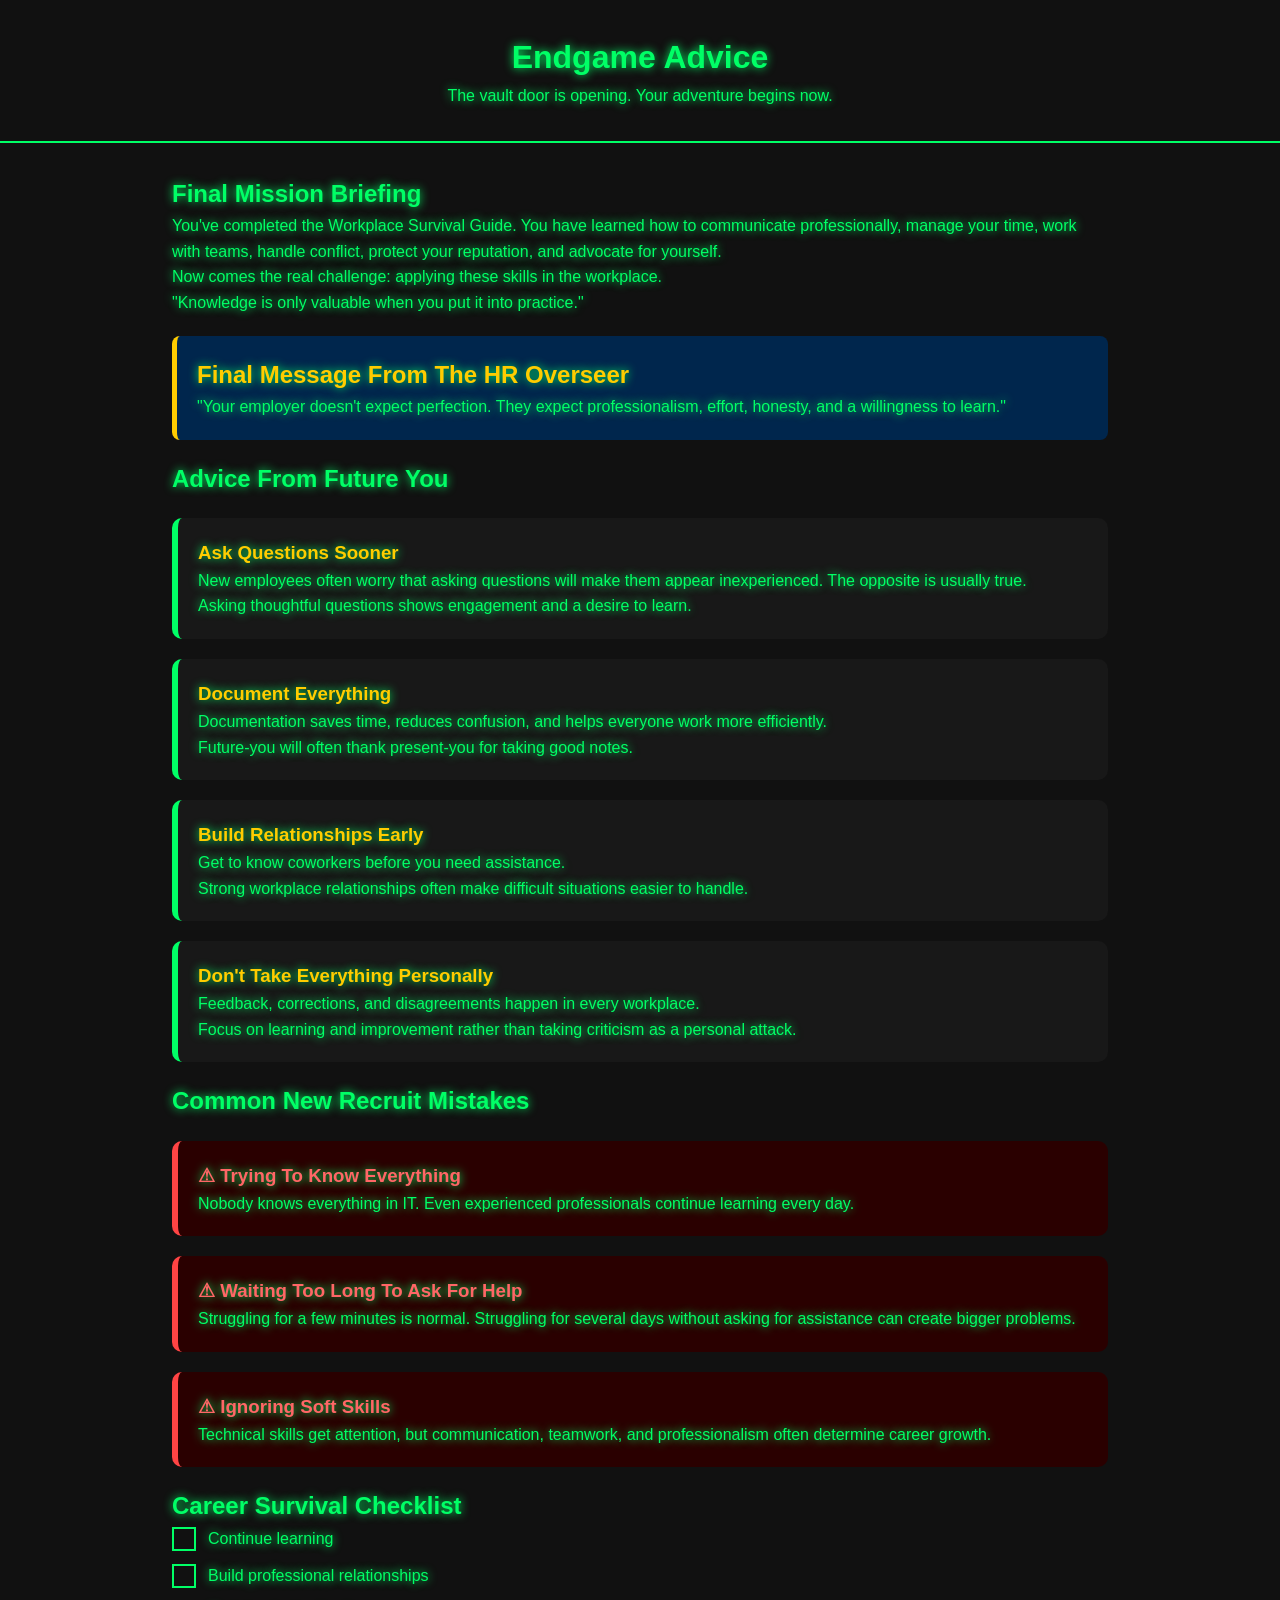
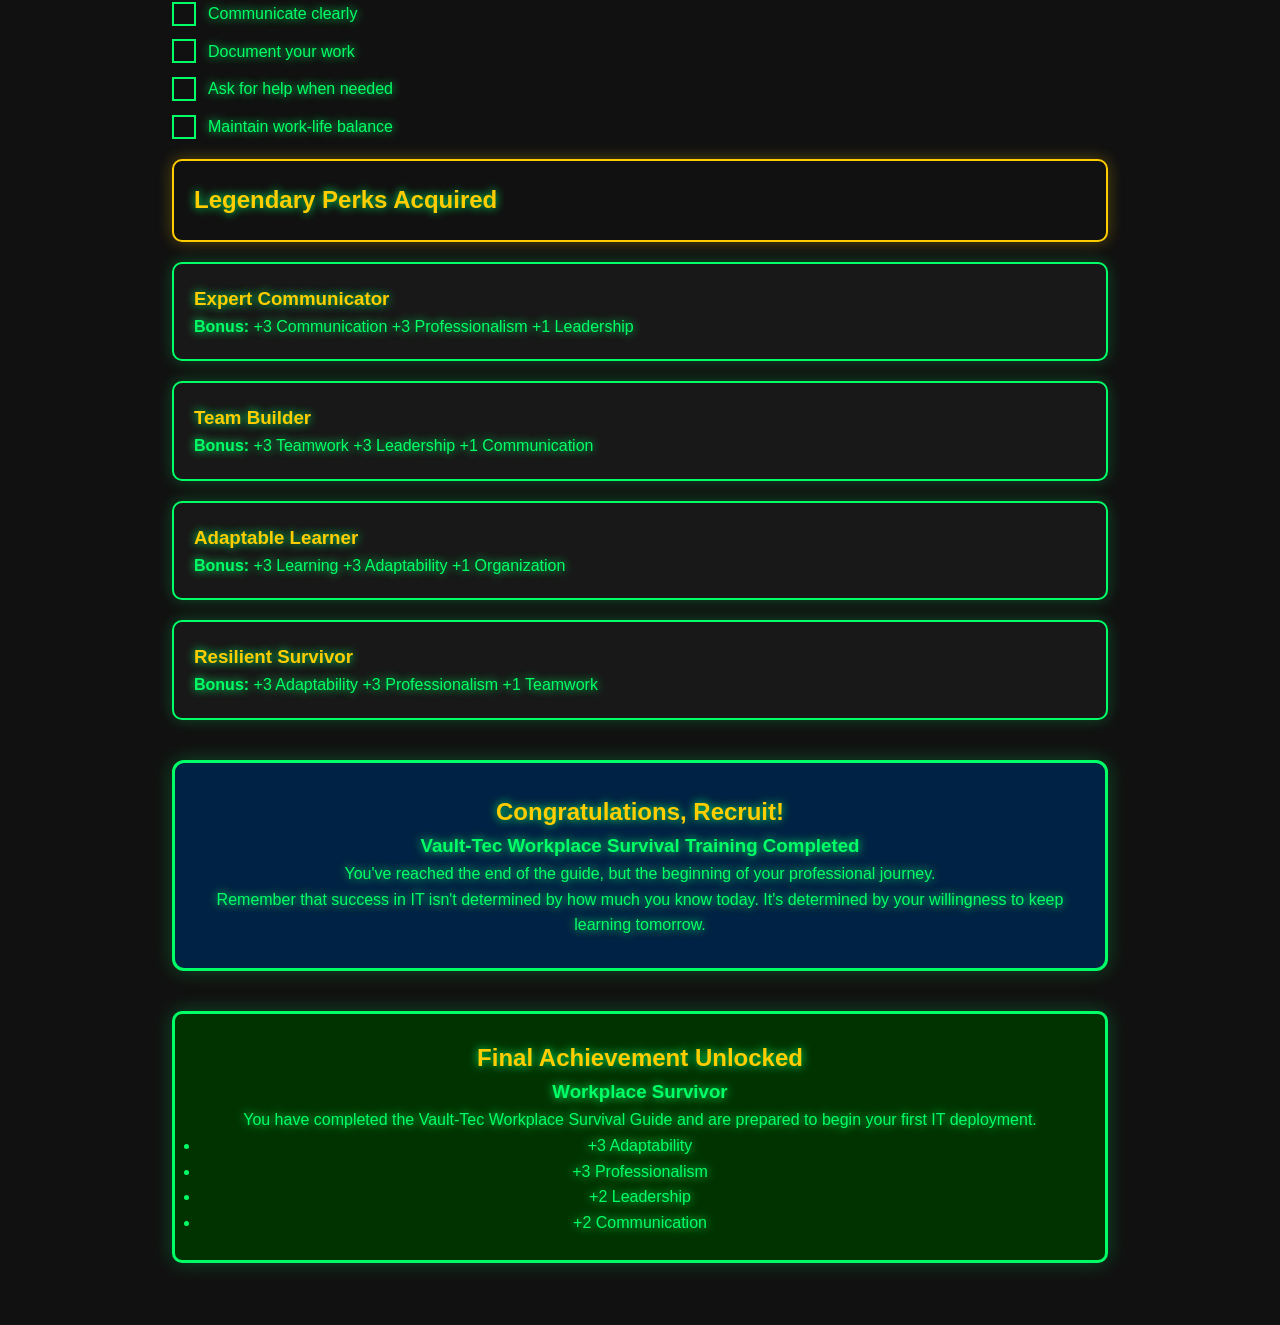
<file: pages/endgame-advice.html>
<!DOCTYPE html>
<html lang="en">
<head>
    <meta charset="UTF-8">
    <meta name="viewport" content="width=device-width, initial-scale=1.0">
    <title>Endgame Advice</title>

    <link rel="stylesheet" href="../assets/css/style.css">
    <link rel="stylesheet" href="../assets/css/theme.css">
</head>
<body>

<header>
    <h1>Endgame Advice</h1>
    <p>The vault door is opening. Your adventure begins now.</p>
</header>

<main>

    <section>
        <h2>Final Mission Briefing</h2>

        <p>
            You've completed the Workplace Survival Guide. You have learned how
            to communicate professionally, manage your time, work with teams,
            handle conflict, protect your reputation, and advocate for yourself.
        </p>

        <p>
            Now comes the real challenge: applying these skills in the workplace.
        </p>

        <blockquote>
            "Knowledge is only valuable when you put it into practice."
        </blockquote>
    </section>

    <section class="overseer">
        <h2>Final Message From The HR Overseer</h2>

        <blockquote>
            "Your employer doesn't expect perfection. They expect professionalism,
            effort, honesty, and a willingness to learn."
        </blockquote>
    </section>

    <section>

        <h2>Advice From Future You</h2>

        <div class="advice-card">

            <h3>Ask Questions Sooner</h3>

            <p>
                New employees often worry that asking questions will make them
                appear inexperienced. The opposite is usually true.
            </p>

            <p>
                Asking thoughtful questions shows engagement and a desire to
                learn.
            </p>

        </div>

        <div class="advice-card">

            <h3>Document Everything</h3>

            <p>
                Documentation saves time, reduces confusion, and helps everyone
                work more efficiently.
            </p>

            <p>
                Future-you will often thank present-you for taking good notes.
            </p>

        </div>

        <div class="advice-card">

            <h3>Build Relationships Early</h3>

            <p>
                Get to know coworkers before you need assistance.
            </p>

            <p>
                Strong workplace relationships often make difficult situations
                easier to handle.
            </p>

        </div>

        <div class="advice-card">

            <h3>Don't Take Everything Personally</h3>

            <p>
                Feedback, corrections, and disagreements happen in every
                workplace.
            </p>

            <p>
                Focus on learning and improvement rather than taking criticism
                as a personal attack.
            </p>

        </div>

    </section>

    <section>
        
        <h2>Common New Recruit Mistakes</h2>

        <div class="mistake-card">

            <h3>⚠ Trying To Know Everything</h3>

            <p>
                Nobody knows everything in IT. Even experienced professionals
                continue learning every day.
            </p>

        </div>

        <div class="mistake-card">

            <h3>⚠ Waiting Too Long To Ask For Help</h3>

            <p>
                Struggling for a few minutes is normal. Struggling for several
                days without asking for assistance can create bigger problems.
            </p>

        </div>

        <div class="mistake-card">

            <h3>⚠ Ignoring Soft Skills</h3>

            <p>
                Technical skills get attention, but communication, teamwork,
                and professionalism often determine career growth.
            </p>

        </div>

    </section>

    <section>

        <h2>Career Survival Checklist</h2>

        <label class="vault-checkbox">
            <input type="checkbox">
            <span class="checkmark"></span>
            Continue learning
        </label>

        <label class="vault-checkbox">
            <input type="checkbox">
            <span class="checkmark"></span>
            Build professional relationships
        </label>

        <label class="vault-checkbox">
            <input type="checkbox">
            <span class="checkmark"></span>
            Communicate clearly
        </label>

        <label class="vault-checkbox">
            <input type="checkbox">
            <span class="checkmark"></span>
            Document your work
        </label>

        <label class="vault-checkbox">
            <input type="checkbox">
            <span class="checkmark"></span>
            Ask for help when needed
        </label>

        <label class="vault-checkbox">
            <input type="checkbox">
            <span class="checkmark"></span>
            Maintain work-life balance
        </label>

    </section>

    <section>
        <div class="legendary-perk h2">
        <h2>Legendary Perks Acquired</h2></div>

        <div
        class="perk-card"
        data-category="endgame"
        data-perk="expertCommunicator">

            <h3>Expert Communicator</h3>
            <p><strong>Bonus:</strong> +3 Communication +3 Professionalism +1 Leadership</p>

        </div>

        <div 
        class="perk-card"
        data-category="endgame"
        data-perk="teamBuilder">

            <h3>Team Builder</h3>
            <p><strong>Bonus:</strong> +3 Teamwork +3 Leadership +1 Communication</p>

        </div>

        <div 
        class="perk-card"
        data-category="endgame"
        data-perk="adaptableLearner">

            <h3>Adaptable Learner</h3>
            <p><strong>Bonus:</strong> +3 Learning +3 Adaptability +1 Organization</p>

        </div>

        <div 
        class="perk-card"
        data-category="endgame"
        data-perk="resilientSurvivor">

            <h3>Resilient Survivor</h3>
            <p><strong>Bonus:</strong> +3 Adaptability +3 Professionalism +1 Teamwork</p>

        </div>

    </section>

    <section class="graduation-panel">

        <h2>Congratulations, Recruit!</h2>

        <h3>Vault-Tec Workplace Survival Training Completed</h3>

        <p>
            You've reached the end of the guide, but the beginning of your
            professional journey.
        </p>

        <p>
            Remember that success in IT isn't determined by how much you know
            today. It's determined by your willingness to keep learning tomorrow.
        </p>

    </section>

    <section
    class="promotion"
    data-achievement="endgame">

        <h2>Final Achievement Unlocked</h2>

        <h3>Workplace Survivor</h3>

        <p>
            You have completed the Vault-Tec Workplace Survival Guide and are
            prepared to begin your first IT deployment.
        </p>

        <ul>
            <li>+3 Adaptability</li>
            <li>+3 Professionalism</li>
            <li>+2 Leadership</li>
            <li>+2 Communication</li>
        </ul>

    </section>

</main>

<script src="../assets/js/sounds.js"></script>
<script src="../assets/js/jobboy-career.js"></script>
</body>
</html>
</file>
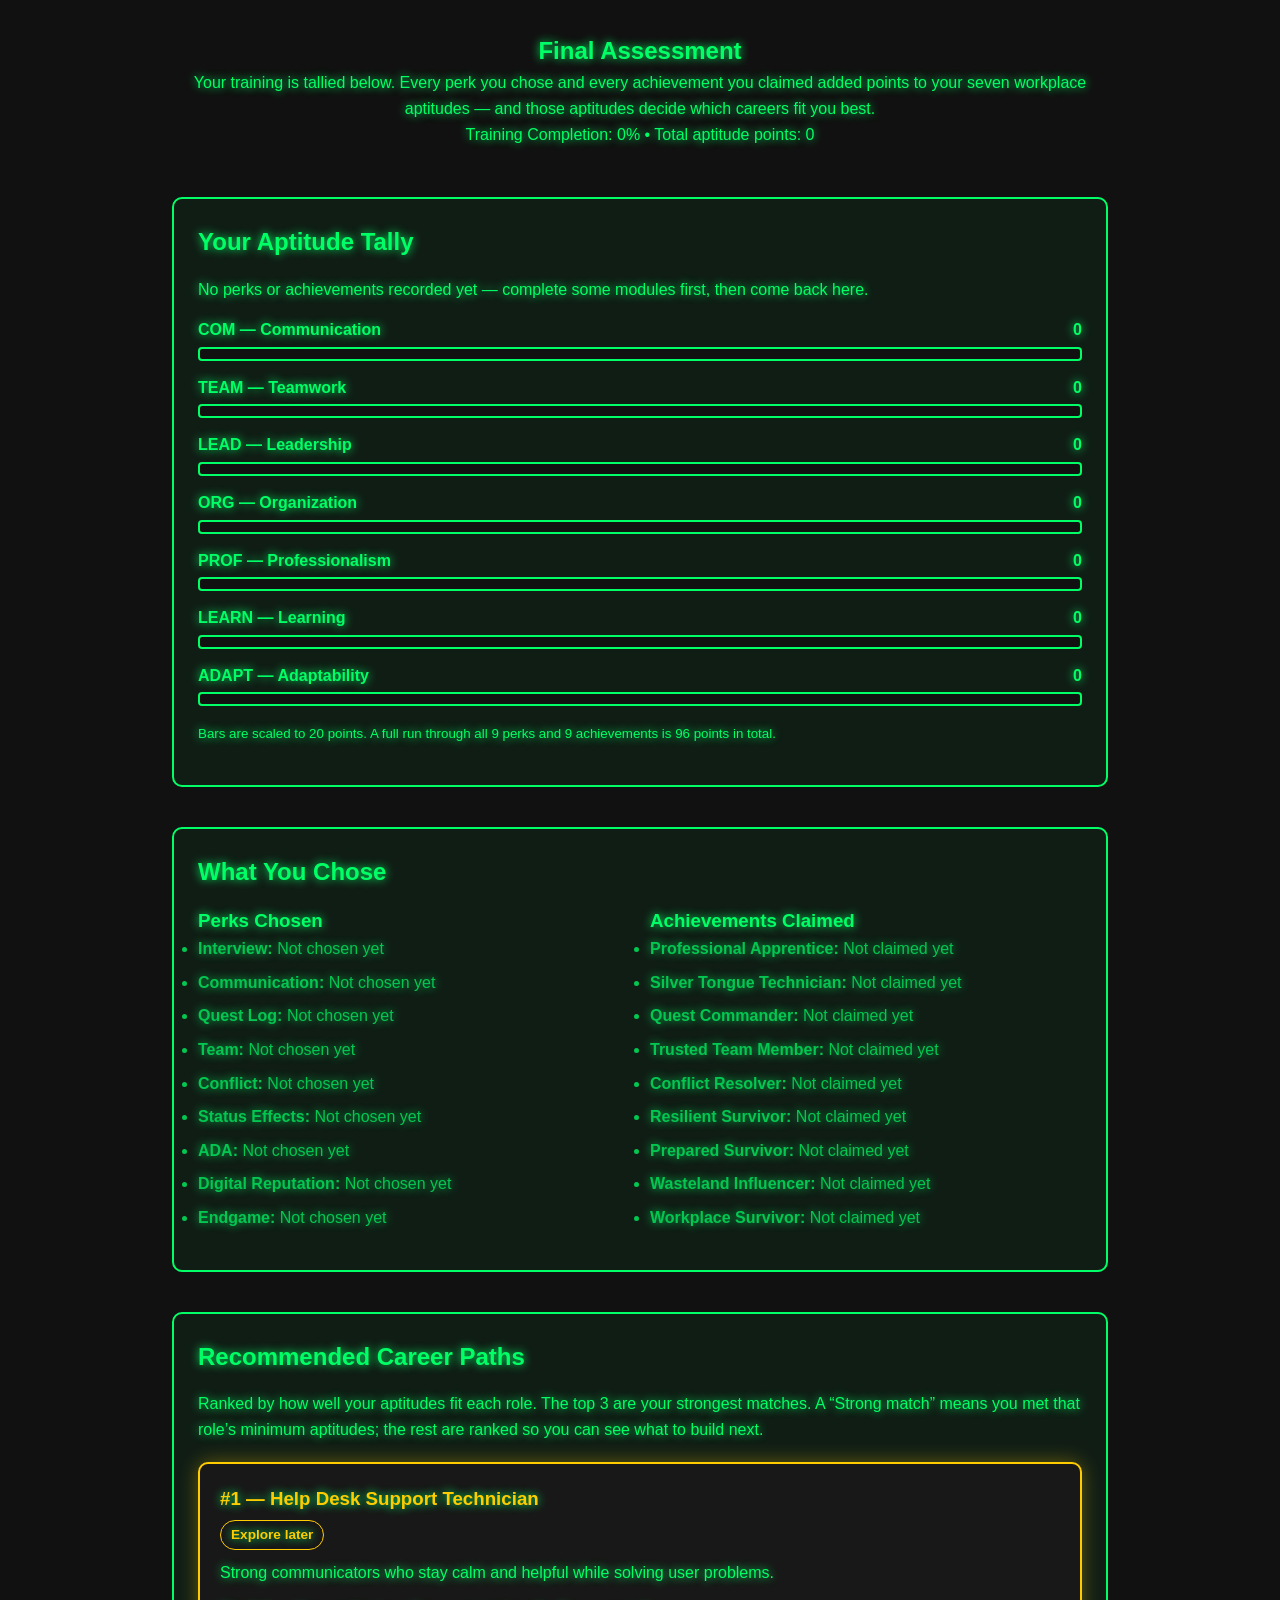
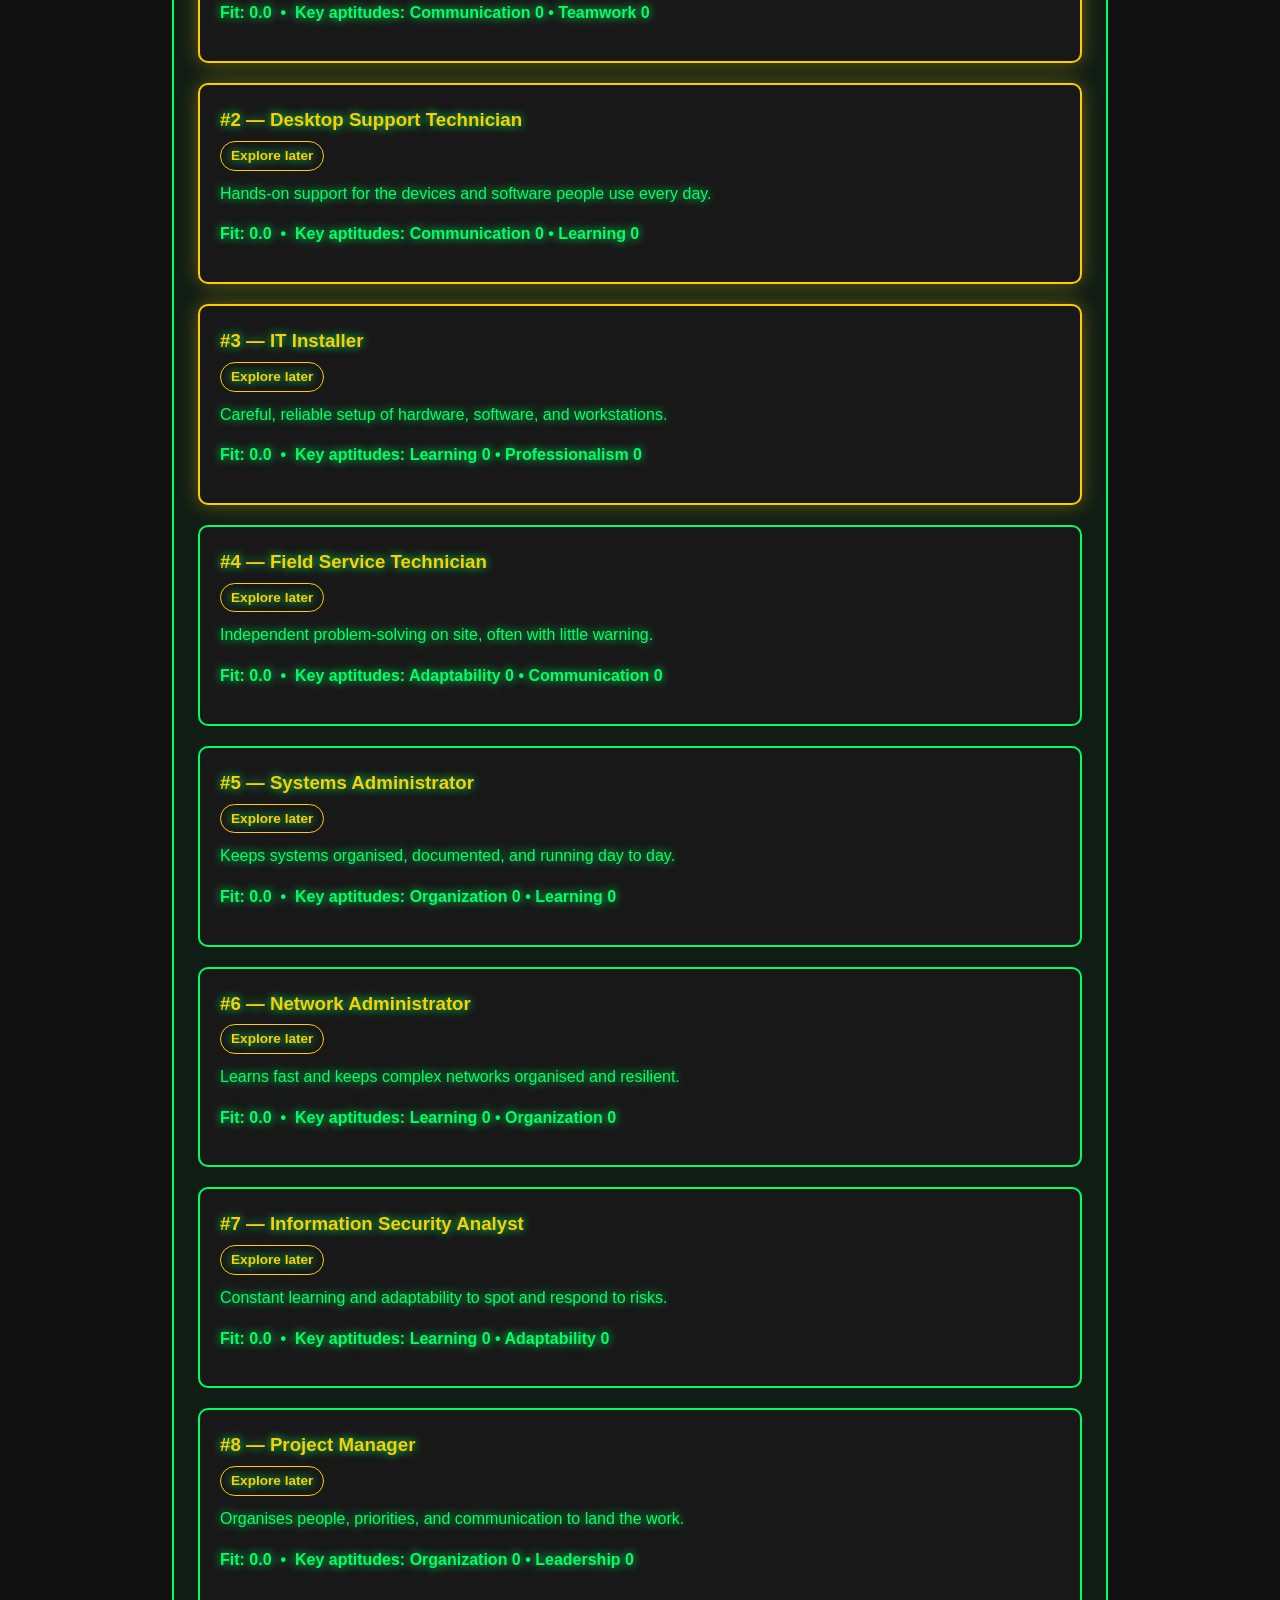
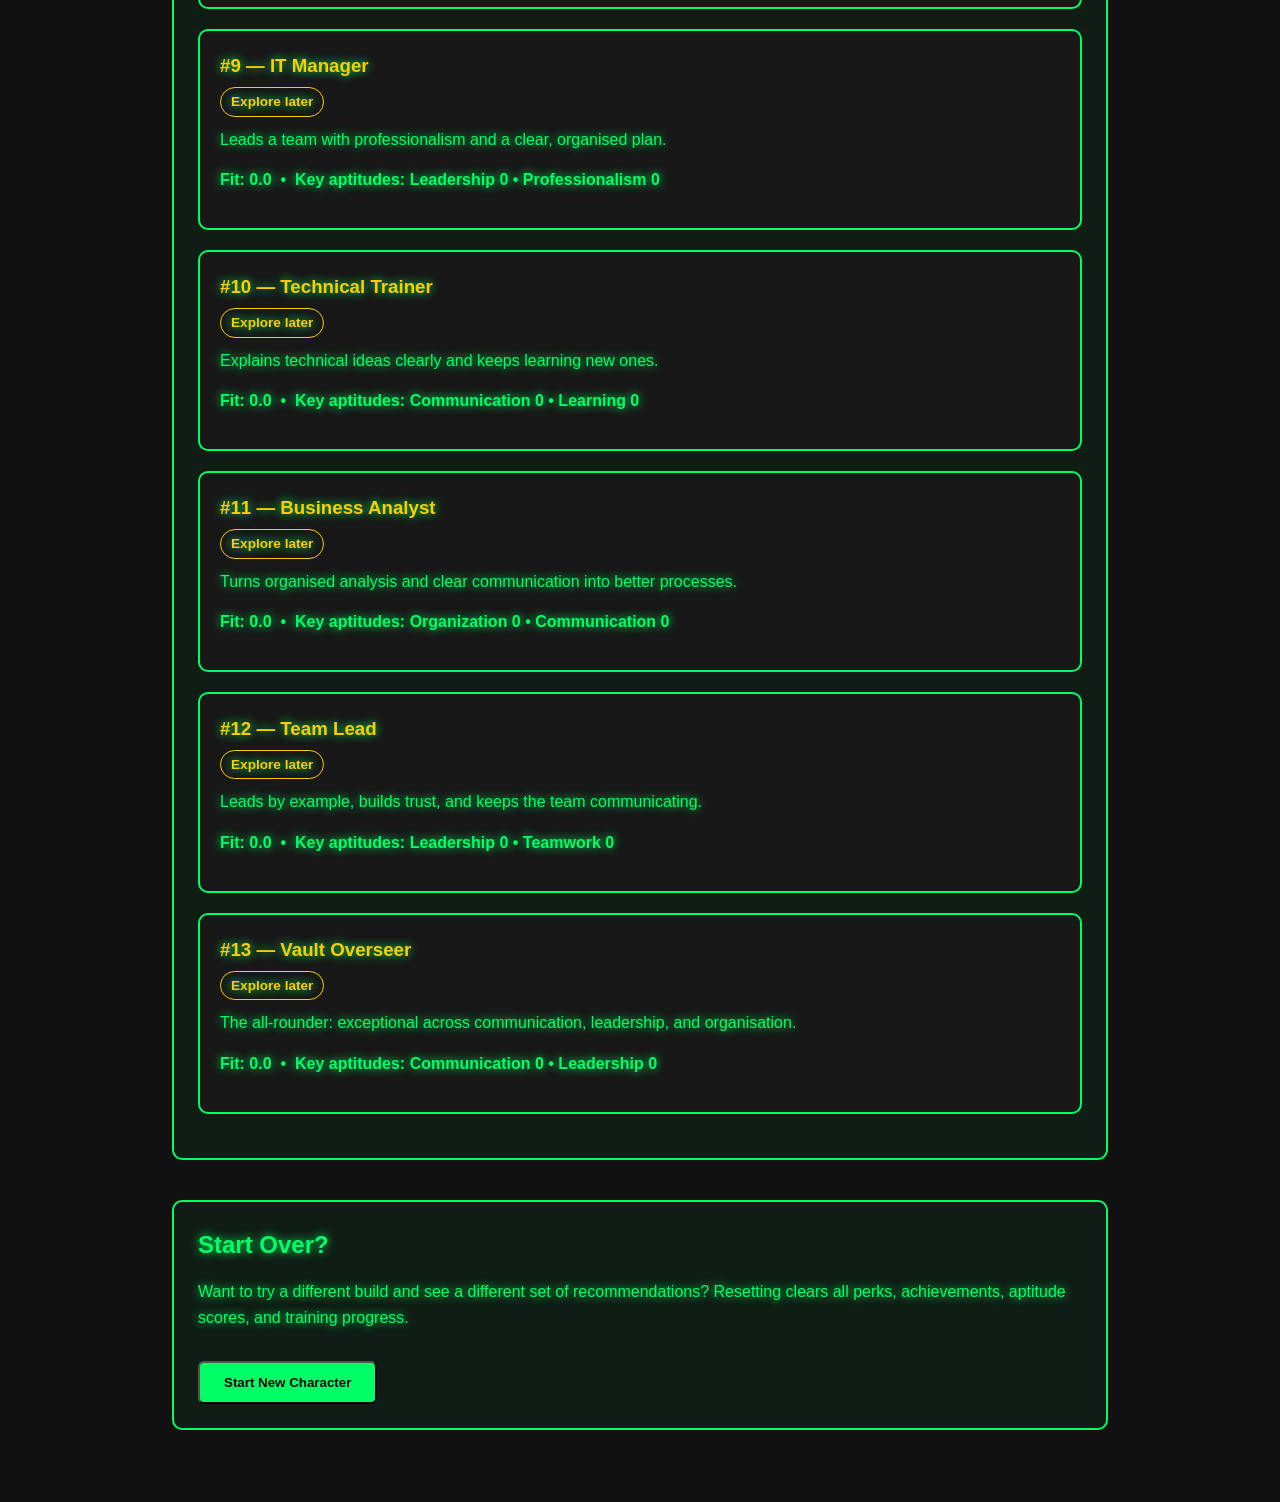
<file: pages/final-assessment.html>
<!DOCTYPE html>
<html lang="en">
<head>
    <meta charset="UTF-8">
    <meta name="viewport" content="width=device-width, initial-scale=1.0">
    <title>Final Assessment — Job-Boy 3000</title>

    <link rel="stylesheet" href="../assets/css/style.css">
    <link rel="stylesheet" href="../assets/css/theme.css">

    <style>
        .stat-row { margin: 14px 0; }
        .stat-row .stat-head { display: flex; justify-content: space-between; font-weight: bold; }
        .stat-bar { height: 14px; border: 2px solid #00ff66; background: #111; border-radius: 4px; overflow: hidden; margin-top: 4px; }
        .stat-fill { height: 100%; width: 0; background: #00ff66; transition: width .3s ease; }
        .career-card { background: #181818; border: 2px solid #00ff66; border-radius: 10px; padding: 20px; margin: 20px 0; }
        .career-card.top-match { border-color: #ffcc00; box-shadow: 0 0 20px rgba(255,204,0,.35); }
        .career-card h3 { color: #ffcc00; margin-bottom: 6px; }
        .career-badge { display: inline-block; font-weight: bold; font-size: .85rem; padding: 3px 10px; border-radius: 20px; border: 1px solid #ffcc00; color: #ffcc00; margin-bottom: 10px; }
        .career-fit { color: #00ff66; font-weight: bold; }
        .two-col { display: grid; grid-template-columns: 1fr 1fr; gap: 20px; }
        @media (max-width: 700px) { .two-col { grid-template-columns: 1fr; } }
        .chosen-list li, .achievement-list li { margin-bottom: 8px; }
        .not-chosen { opacity: .75; }
    </style>
</head>
<body>

<main>

    <section class="hero">
        <h2>Final Assessment</h2>
        <p>
            Your training is tallied below. Every perk you chose and every
            achievement you claimed added points to your seven workplace
            aptitudes — and those aptitudes decide which careers fit you best.
        </p>
        <p id="progress-summary"></p>
    </section>

    <section class="info-panel">
        <h2>Your Aptitude Tally</h2>
        <p id="total-summary"></p>
        <div id="stats-tally"></div>
        <p><small>Bars are scaled to 20 points. A full run through all 9 perks and 9 achievements is 96 points in total.</small></p>
    </section>

    <section class="info-panel">
        <h2>What You Chose</h2>
        <div class="two-col">
            <div>
                <h3>Perks Chosen</h3>
                <ul id="chosen-perks" class="chosen-list"></ul>
            </div>
            <div>
                <h3>Achievements Claimed</h3>
                <ul id="claimed-achievements" class="achievement-list"></ul>
            </div>
        </div>
    </section>

    <section class="info-panel">
        <h2>Recommended Career Paths</h2>
        <p>
            Ranked by how well your aptitudes fit each role. The top 3 are
            your strongest matches. A “Strong match” means you met that
            role’s minimum aptitudes; the rest are ranked so you can see
            what to build next.
        </p>
        <div id="career-recommendations"></div>
    </section>

    <section class="info-panel">
        <h2>Start Over?</h2>
        <p>
            Want to try a different build and see a different set of
            recommendations? Resetting clears all perks, achievements,
            aptitude scores, and training progress.
        </p>
        <button class="button" onclick="resetJobBoyProgress()">Start New Character</button>
    </section>

</main>

<script src="../assets/js/jobboy-career.js"></script>
<script>
/* Final Assessment — tally + ranked careers.
   Recomputes stats here (including "endgame", and mapping the
   old "professional" typo to "professionalism") so this page is
   correct even if calculateStats() in jobboy-career.js is older.
   It reads the same PERKS / ACHIEVEMENTS and the same localStorage
   keys as the rest of the app. */

const STATS = [
  { key: "communication", label: "Communication", short: "COM" },
  { key: "teamwork", label: "Teamwork", short: "TEAM" },
  { key: "leadership", label: "Leadership", short: "LEAD" },
  { key: "organization", label: "Organization", short: "ORG" },
  { key: "professionalism", label: "Professionalism", short: "PROF" },
  { key: "learning", label: "Learning", short: "LEARN" },
  { key: "adaptability", label: "Adaptability", short: "ADAPT" }
];

const CATEGORIES = [
  { key: "interview", label: "Interview" },
  { key: "communication", label: "Communication" },
  { key: "quest", label: "Quest Log" },
  { key: "team", label: "Team" },
  { key: "conflict", label: "Conflict" },
  { key: "status", label: "Status Effects" },
  { key: "ada", label: "ADA" },
  { key: "reputation", label: "Digital Reputation" },
  { key: "endgame", label: "Endgame" }
];

const CAREERS = [
  { name: "Help Desk Support Technician", weights: { communication: 3, teamwork: 2, adaptability: 2, professionalism: 1 }, thresholds: [["communication", 8], ["teamwork", 6]], blurb: "Strong communicators who stay calm and helpful while solving user problems." },
  { name: "Desktop Support Technician", weights: { communication: 3, learning: 2, adaptability: 2, professionalism: 1 }, thresholds: [["communication", 7], ["learning", 6]], blurb: "Hands-on support for the devices and software people use every day." },
  { name: "IT Installer", weights: { learning: 3, professionalism: 2, organization: 2, adaptability: 1 }, thresholds: [["learning", 6], ["professionalism", 6]], blurb: "Careful, reliable setup of hardware, software, and workstations." },
  { name: "Field Service Technician", weights: { adaptability: 3, communication: 2, organization: 2, learning: 1 }, thresholds: [["adaptability", 7], ["communication", 6]], blurb: "Independent problem-solving on site, often with little warning." },
  { name: "Systems Administrator", weights: { organization: 3, learning: 2, professionalism: 2, adaptability: 1 }, thresholds: [["organization", 8], ["learning", 6]], blurb: "Keeps systems organised, documented, and running day to day." },
  { name: "Network Administrator", weights: { learning: 3, organization: 2, adaptability: 2, professionalism: 1 }, thresholds: [["learning", 7], ["organization", 7]], blurb: "Learns fast and keeps complex networks organised and resilient." },
  { name: "Information Security Analyst", weights: { learning: 3, adaptability: 2, organization: 2, professionalism: 1 }, thresholds: [["learning", 8], ["adaptability", 6]], blurb: "Constant learning and adaptability to spot and respond to risks." },
  { name: "Project Manager", weights: { organization: 3, leadership: 3, communication: 2 }, thresholds: [["organization", 8], ["leadership", 6]], blurb: "Organises people, priorities, and communication to land the work." },
  { name: "IT Manager", weights: { leadership: 3, professionalism: 2, organization: 2, communication: 1 }, thresholds: [["leadership", 8], ["professionalism", 6]], blurb: "Leads a team with professionalism and a clear, organised plan." },
  { name: "Technical Trainer", weights: { communication: 3, learning: 3, leadership: 1, teamwork: 1 }, thresholds: [["communication", 8], ["learning", 7]], blurb: "Explains technical ideas clearly and keeps learning new ones." },
  { name: "Business Analyst", weights: { organization: 3, communication: 2, learning: 2, teamwork: 1 }, thresholds: [["organization", 7], ["communication", 7]], blurb: "Turns organised analysis and clear communication into better processes." },
  { name: "Team Lead", weights: { leadership: 3, teamwork: 3, communication: 2 }, thresholds: [["leadership", 7], ["teamwork", 7]], blurb: "Leads by example, builds trust, and keeps the team communicating." },
  { name: "Vault Overseer", weights: { communication: 2, leadership: 2, organization: 2, professionalism: 2, teamwork: 1, learning: 1, adaptability: 1 }, thresholds: [["communication", 10], ["leadership", 10], ["organization", 10]], blurb: "The all-rounder: exceptional across communication, leadership, and organisation." }
];

function normaliseKey(key) {
  return key === "professional" ? "professionalism" : key;
}

function addStats(stats, source) {
  if (!source) return;
  Object.entries(source).forEach(function (entry) {
    const key = normaliseKey(entry[0]);
    if (key in stats) stats[key] += entry[1];
  });
}

function computeFinalStats() {
  const stats = { communication: 0, teamwork: 0, leadership: 0, organization: 0, professionalism: 0, learning: 0, adaptability: 0 };
  CATEGORIES.forEach(function (cat) {
    const perkId = localStorage.getItem(cat.key);
    if (perkId && typeof PERKS !== "undefined" && PERKS[perkId]) {
      addStats(stats, PERKS[perkId].stats);
    }
    if (localStorage.getItem("achievement_" + cat.key) && typeof ACHIEVEMENTS !== "undefined" && ACHIEVEMENTS[cat.key]) {
      addStats(stats, ACHIEVEMENTS[cat.key].stats);
    }
  });
  return stats;
}

function formatStatBonus(source) {
  if (!source) return "";
  return Object.entries(source).map(function (entry) {
    const label = STATS.find(function (s) { return s.key === normaliseKey(entry[0]); });
    return "+" + entry[1] + " " + (label ? label.label : entry[0]);
  }).join(", ");
}

function renderFinalAssessment() {
  const stats = computeFinalStats();
  const total = Object.values(stats).reduce(function (a, b) { return a + b; }, 0);
  const storedProgress = parseInt(localStorage.getItem("jobBoyProgress"), 10);
  const progress = isNaN(storedProgress) ? 0 : storedProgress;

  const progressEl = document.getElementById("progress-summary");
  if (progressEl) progressEl.textContent = "Training Completion: " + progress + "%  •  Total aptitude points: " + total;

  const totalEl = document.getElementById("total-summary");
  if (totalEl) totalEl.textContent = total === 0
    ? "No perks or achievements recorded yet — complete some modules first, then come back here."
    : "You earned " + total + " aptitude points across " + STATS.length + " aptitudes.";

  const tallyEl = document.getElementById("stats-tally");
  if (tallyEl) {
    tallyEl.innerHTML = STATS.map(function (s) {
      const value = stats[s.key] || 0;
      const width = Math.min(100, (value / 20) * 100);
      return '<div class="stat-row"><div class="stat-head"><span>' + s.short + ' — ' + s.label + '</span><span>' + value + '</span></div>' +
        '<div class="stat-bar"><div class="stat-fill" style="width:' + width + '%"></div></div></div>';
    }).join("");
  }

  const perksEl = document.getElementById("chosen-perks");
  if (perksEl) {
    perksEl.innerHTML = CATEGORIES.map(function (cat) {
      const perkId = localStorage.getItem(cat.key);
      const perk = perkId && typeof PERKS !== "undefined" ? PERKS[perkId] : null;
      if (!perk) return '<li class="not-chosen"><strong>' + cat.label + ':</strong> Not chosen yet</li>';
      return '<li><strong>' + cat.label + ':</strong> ' + perk.name + ' (' + formatStatBonus(perk.stats) + ')</li>';
    }).join("");
  }

  const achEl = document.getElementById("claimed-achievements");
  if (achEl) {
    achEl.innerHTML = CATEGORIES.map(function (cat) {
      const claimed = !!localStorage.getItem("achievement_" + cat.key);
      const ach = typeof ACHIEVEMENTS !== "undefined" ? ACHIEVEMENTS[cat.key] : null;
      if (!ach) return "";
      if (!claimed) return '<li class="not-chosen"><strong>' + ach.name + ':</strong> Not claimed yet</li>';
      return '<li><strong>✔ ' + ach.name + ':</strong> ' + formatStatBonus(ach.stats) + '</li>';
    }).join("");
  }

  const ranked = CAREERS.map(function (career) {
    let weighted = 0, weightTotal = 0;
    Object.entries(career.weights).forEach(function (entry) {
      weighted += (stats[entry[0]] || 0) * entry[1];
      weightTotal += entry[1];
    });
    const average = weightTotal ? weighted / weightTotal : 0;
    const thresholdsMet = career.thresholds.every(function (t) { return (stats[t[0]] || 0) >= t[1]; });
    return { career: career, average: average, weighted: weighted, thresholdsMet: thresholdsMet };
  }).sort(function (a, b) {
    if (a.thresholdsMet !== b.thresholdsMet) return a.thresholdsMet ? -1 : 1;
    if (b.average !== a.average) return b.average - a.average;
    return b.weighted - a.weighted;
  });

  const careersEl = document.getElementById("career-recommendations");
  if (careersEl) {
    careersEl.innerHTML = ranked.map(function (item, index) {
      const badge = item.thresholdsMet ? "Strong match"
        : item.average >= 5 ? "Developing match" : "Explore later";
      const topStats = Object.entries(item.career.weights)
        .sort(function (a, b) { return b[1] - a[1]; })
        .slice(0, 2)
        .map(function (entry) {
          const label = STATS.find(function (s) { return s.key === entry[0]; });
          return (label ? label.label : entry[0]) + " " + (stats[entry[0]] || 0);
        }).join(" • ");
      return '<div class="career-card' + (index < 3 ? " top-match" : "") + '">' +
        '<h3>#' + (index + 1) + ' — ' + item.career.name + '</h3>' +
        '<span class="career-badge">' + badge + '</span>' +
        '<p>' + item.career.blurb + '</p>' +
        '<p class="career-fit">Fit: ' + item.average.toFixed(1) + ' &nbsp;•&nbsp; Key aptitudes: ' + topStats + '</p>' +
        '</div>';
    }).join("");
  }
}

// Fallback reset, only if jobboy-career.js does not already define it
// (the home-page button needs the definition in jobboy-career.js itself).
if (typeof resetJobBoyProgress === "undefined") {
  window.resetJobBoyProgress = function () {
    if (!confirm("Start a new character? This will clear all perks, achievements, aptitude scores, and training progress.")) return;
    CATEGORIES.forEach(function (cat) {
      localStorage.removeItem(cat.key);
      localStorage.removeItem("achievement_" + cat.key);
    });
    localStorage.removeItem("visitedPages");
    // Write zeros (do not just remove): refreshHeaderStats()
    // returns early on null and leaves old numbers on screen.
    localStorage.setItem("jobBoyTotals", JSON.stringify({ communication: 0, teamwork: 0, leadership: 0, organization: 0, professionalism: 0, learning: 0, adaptability: 0 }));
    localStorage.setItem("jobBoyProgress", "0");
    // Zero the parent visuals directly, before any reload.
    try {
      const parentDoc = window.parent ? window.parent.document : null;
      if (parentDoc) {
        ["stat-communication", "stat-teamwork", "stat-leadership", "stat-organization", "stat-professionalism", "stat-learning", "stat-adaptability"].forEach(function (id) {
          const el = parentDoc.getElementById(id);
          if (el) el.textContent = "0";
        });
        const text = parentDoc.getElementById("case-progress");
        if (text) text.textContent = "0%";
        const fill = parentDoc.getElementById("progress-fill");
        if (fill) { fill.style.width = "0%"; fill.style.background = "#00ff66"; }
      }
    } catch (e) { /* cross-origin parent: navigation below still rebuilds it */ }
    document.querySelectorAll(".perk-selected, .achievement-claimed").forEach(function (el) {
      el.classList.remove("perk-selected", "achievement-claimed");
    });
    // Navigate the whole window with a cache-busting URL, so a
    // cached copy of the old JS cannot keep running.
    setTimeout(function () {
      try {
        const topHref = window.top.location.href.split("?")[0].split("#")[0];
        window.top.location.href = topHref + "?reset=" + Date.now();
        return;
      } catch (e) { /* fall through */ }
      try { window.top.location.reload(); return; } catch (e) { /* fall through */ }
      try {
        if (window.parent && window.parent !== window && typeof window.parent.loadPage === "function") {
          window.parent.loadPage(0);
          return;
        }
      } catch (e) { /* fall through */ }
      location.reload();
    }, 100);
  };
}

document.addEventListener("DOMContentLoaded", renderFinalAssessment);
if (document.readyState !== "loading") renderFinalAssessment();
</script>

<script src="../assets/js/sounds.js"></script>
</body>
</html>
</file>
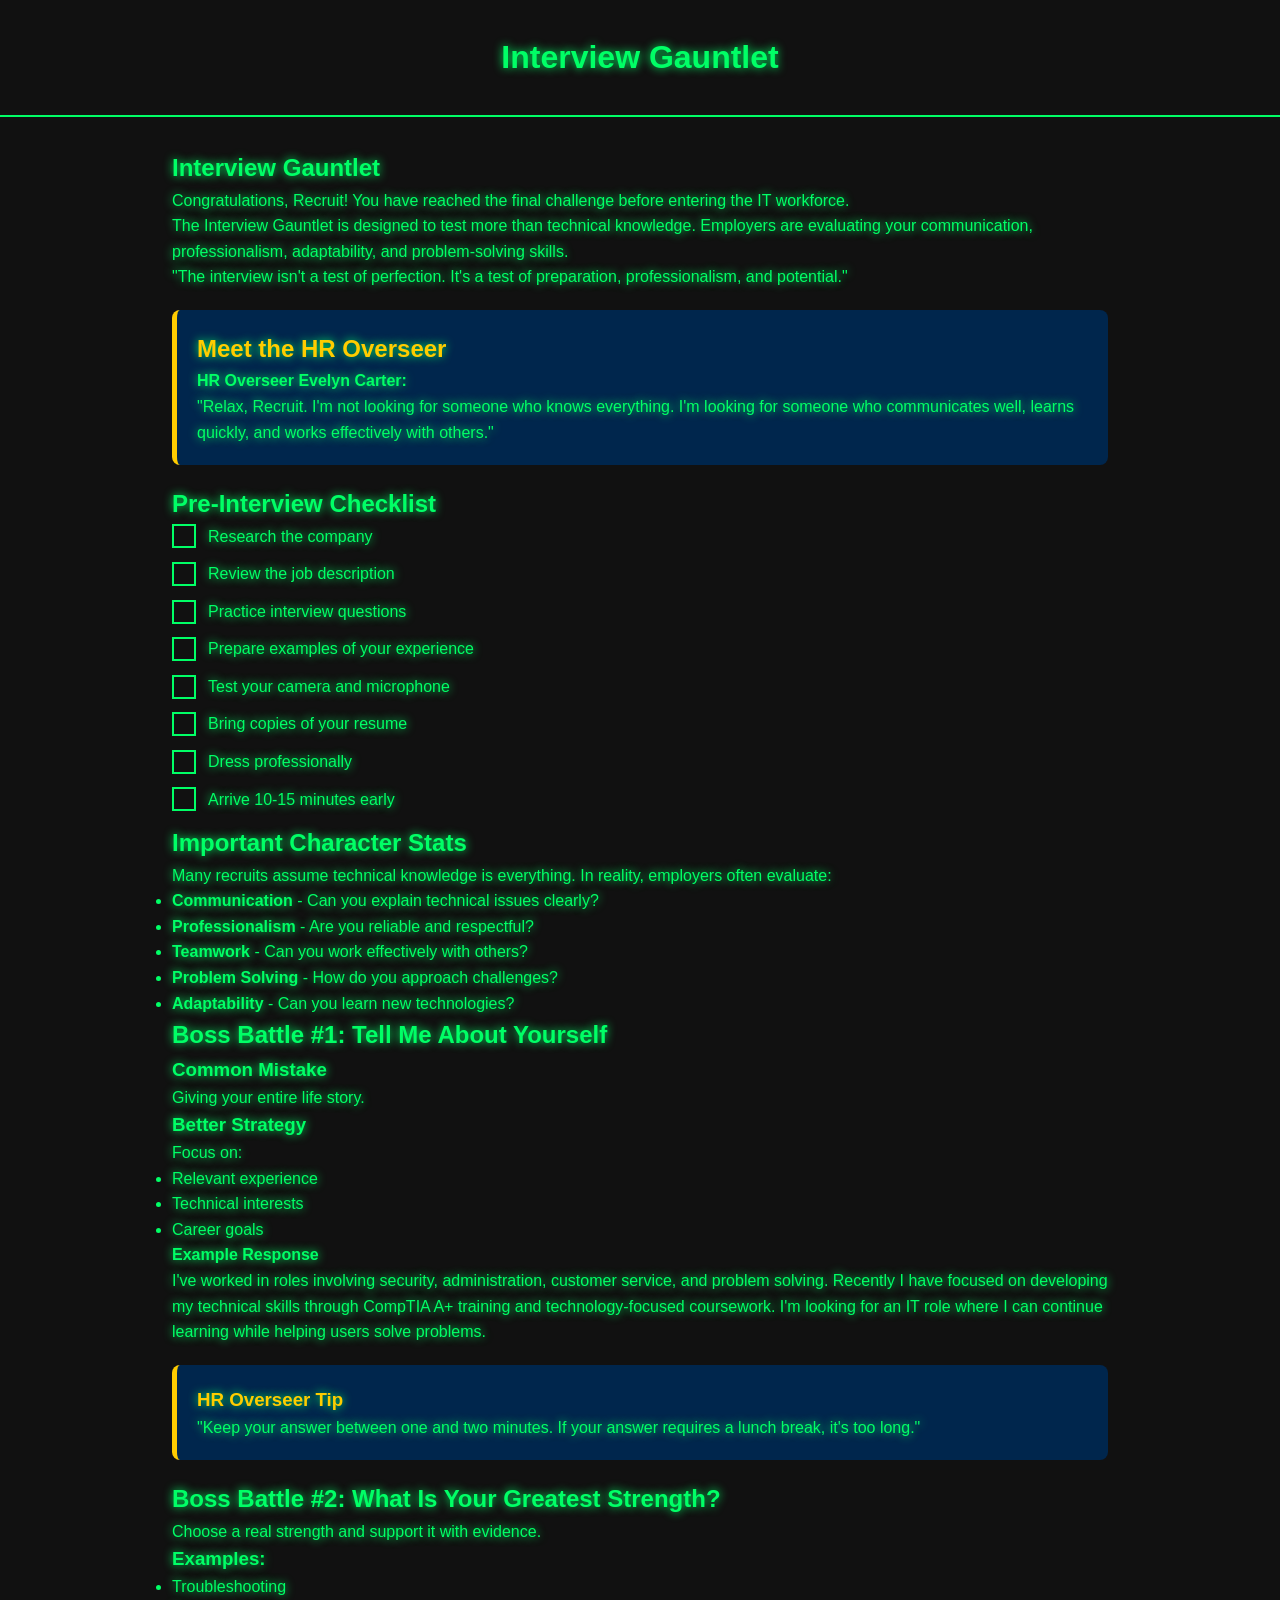
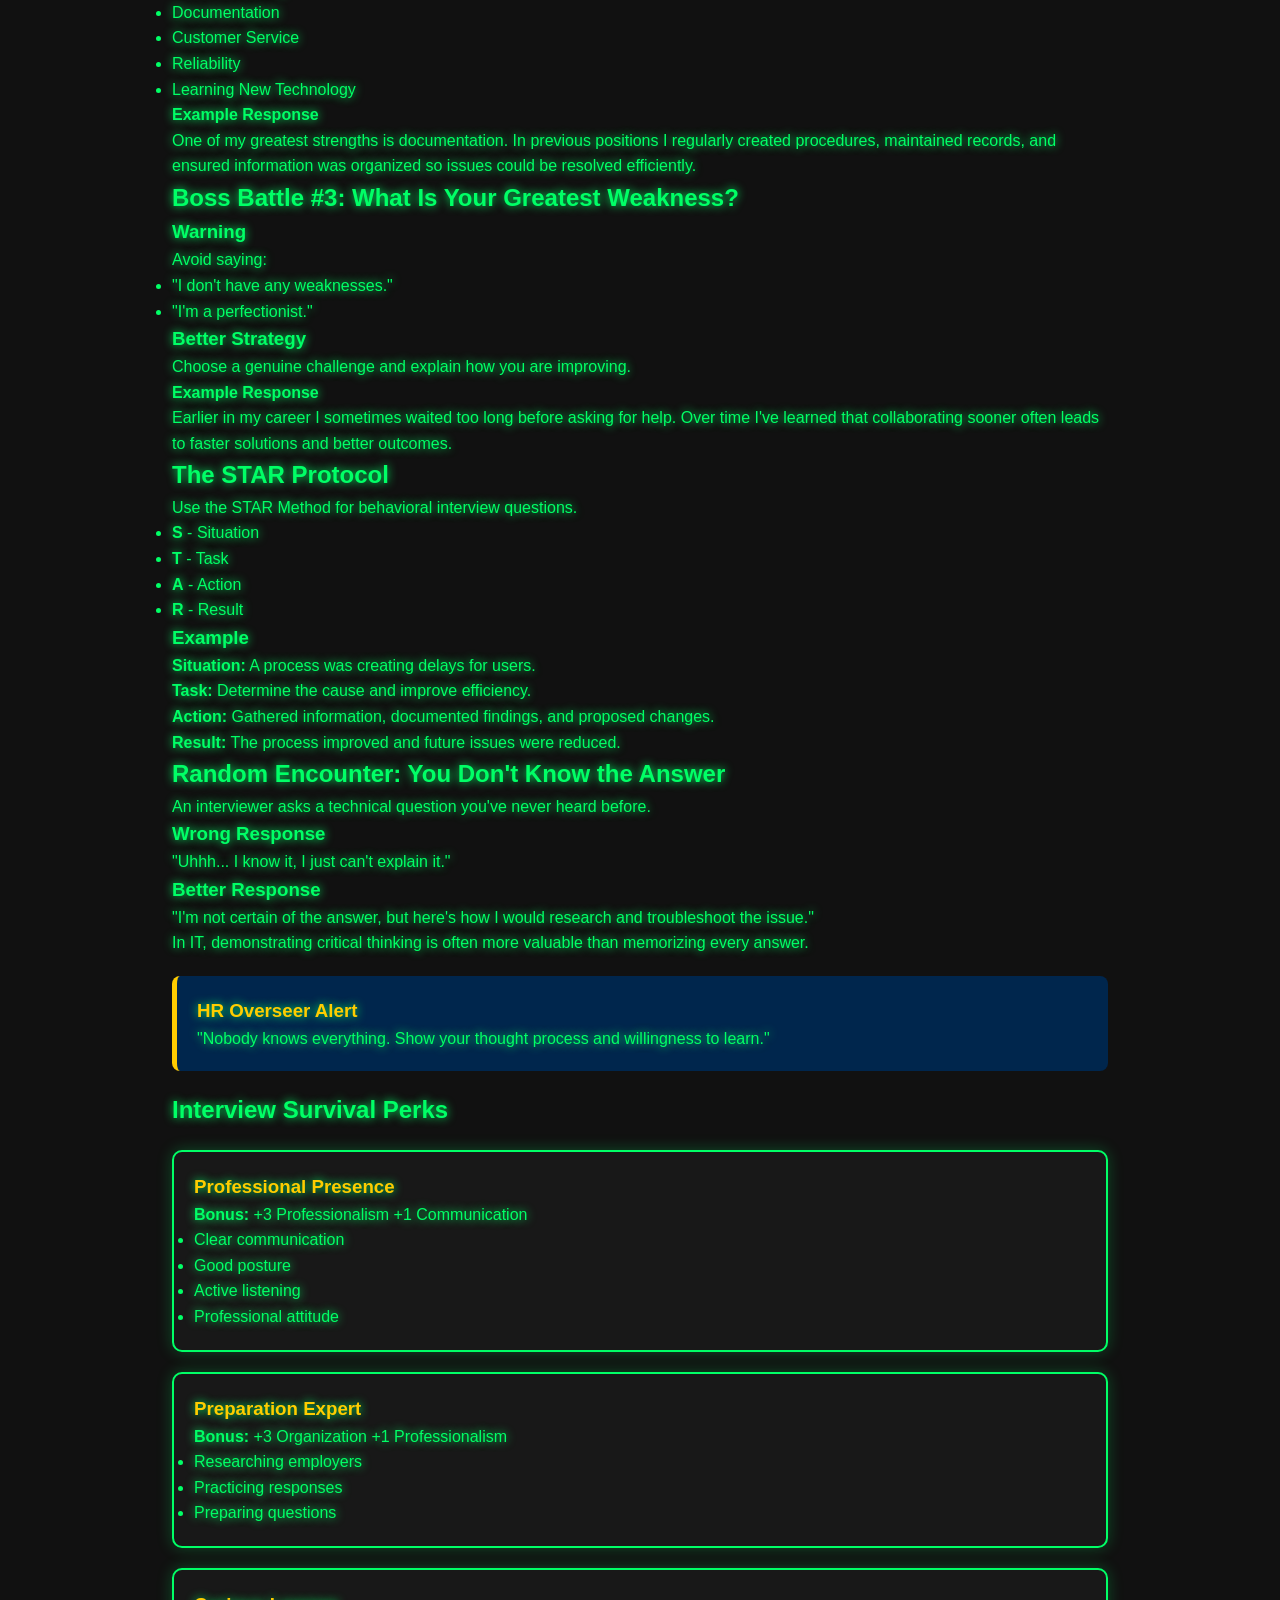
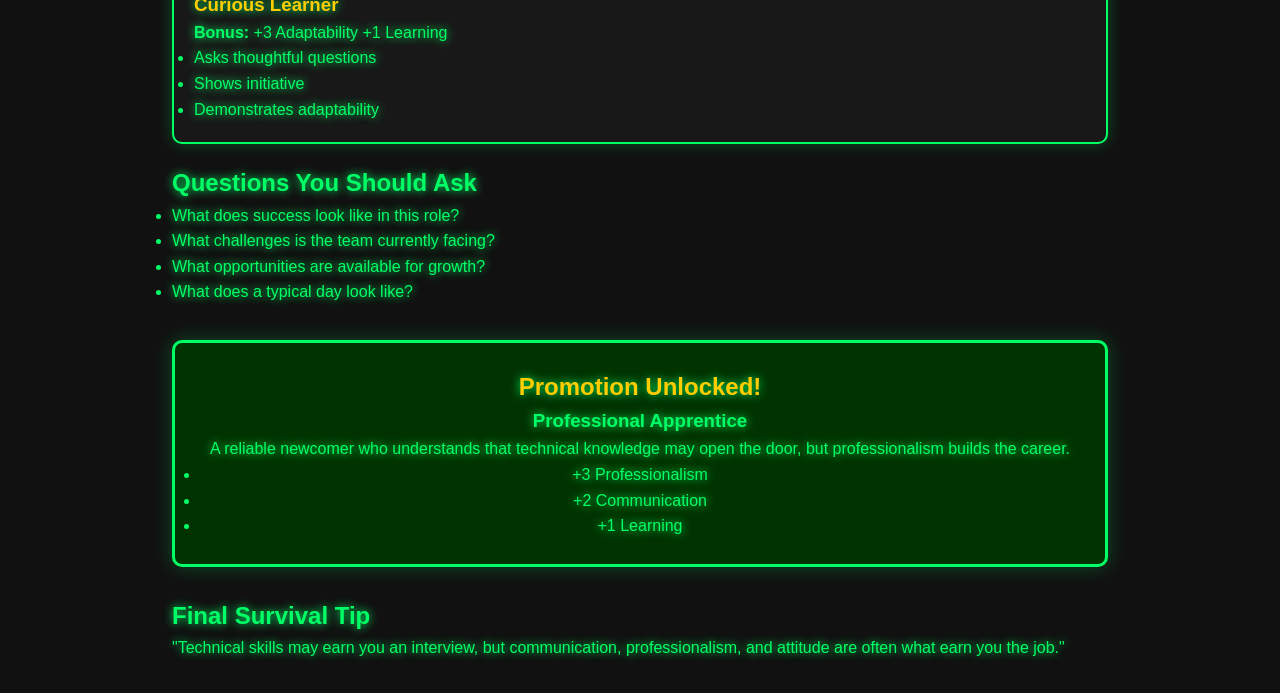
<file: pages/interview-gauntlet.html>
<!DOCTYPE html>
<html lang="en">
<head>
    <meta charset="UTF-8">
    <meta name="viewport" content="width=device-width, initial-scale=1.0">
    <title>Interview Gauntlet</title>

    <link rel="stylesheet" href="../assets/css/style.css">
    <link rel="stylesheet" href="../assets/css/theme.css">
</head>
<body>

<header>
    <h1>Interview Gauntlet</h1>
</header>


<main>

    <section>
        <h1>Interview Gauntlet</h1>

        <p>
            Congratulations, Recruit! You have reached the final challenge before
            entering the IT workforce.
        </p>

        <p>
            The Interview Gauntlet is designed to test more than technical knowledge.
            Employers are evaluating your communication, professionalism,
            adaptability, and problem-solving skills.
        </p>

        <blockquote>
            "The interview isn't a test of perfection. It's a test of preparation,
            professionalism, and potential."
        </blockquote>
    </section>

    <section class="overseer">
        <h2>Meet the HR Overseer</h2>

        <p>
            <strong>HR Overseer Evelyn Carter:</strong>
        </p>

        <blockquote>
            "Relax, Recruit. I'm not looking for someone who knows everything.
            I'm looking for someone who communicates well, learns quickly, and
            works effectively with others."
        </blockquote>
    </section>

    <section>
    <h2>Pre-Interview Checklist</h2>

    <div class="checklist">

        <label class="vault-checkbox">
            <input type="checkbox">
            <span class="checkmark"></span>
            Research the company
        </label>

        <label class="vault-checkbox">
            <input type="checkbox">
            <span class="checkmark"></span>
            Review the job description
        </label>

        <label class="vault-checkbox">
            <input type="checkbox">
            <span class="checkmark"></span>
            Practice interview questions
        </label>

        <label class="vault-checkbox">
            <input type="checkbox">
            <span class="checkmark"></span>
            Prepare examples of your experience
        </label>

        <label class="vault-checkbox">
            <input type="checkbox">
            <span class="checkmark"></span>
            Test your camera and microphone
        </label>

        <label class="vault-checkbox">
            <input type="checkbox">
            <span class="checkmark"></span>
            Bring copies of your resume
        </label>

        <label class="vault-checkbox">
            <input type="checkbox">
            <span class="checkmark"></span>
            Dress professionally
        </label>

        <label class="vault-checkbox">
            <input type="checkbox">
            <span class="checkmark"></span>
            Arrive 10-15 minutes early
        </label>

    </div>
    </section>

    <section>
        <h2>Important Character Stats</h2>

        <p>
            Many recruits assume technical knowledge is everything.
            In reality, employers often evaluate:
        </p>

        <ul>
            <li><strong>Communication</strong> - Can you explain technical issues clearly?</li>
            <li><strong>Professionalism</strong> - Are you reliable and respectful?</li>
            <li><strong>Teamwork</strong> - Can you work effectively with others?</li>
            <li><strong>Problem Solving</strong> - How do you approach challenges?</li>
            <li><strong>Adaptability</strong> - Can you learn new technologies?</li>
        </ul>
    </section>

    <section>
        <h2>Boss Battle #1: Tell Me About Yourself</h2>

        <h3>Common Mistake</h3>
        <p>
            Giving your entire life story.
        </p>

        <h3>Better Strategy</h3>
        <p>
            Focus on:
        </p>

        <ul>
            <li>Relevant experience</li>
            <li>Technical interests</li>
            <li>Career goals</li>
        </ul>

        <div class="example">
            <h4>Example Response</h4>

            <p>
                I've worked in roles involving security, administration,
                customer service, and problem solving. Recently I have focused
                on developing my technical skills through CompTIA A+ training
                and technology-focused coursework. I'm looking for an IT role
                where I can continue learning while helping users solve problems.
            </p>
        </div>
    </section>

    <section class="overseer">
        <h3>HR Overseer Tip</h3>

        <blockquote>
            "Keep your answer between one and two minutes.
            If your answer requires a lunch break, it's too long."
        </blockquote>
    </section>

    <section>
        <h2>Boss Battle #2: What Is Your Greatest Strength?</h2>

        <p>
            Choose a real strength and support it with evidence.
        </p>

        <h3>Examples:</h3>

        <ul>
            <li>Troubleshooting</li>
            <li>Documentation</li>
            <li>Customer Service</li>
            <li>Reliability</li>
            <li>Learning New Technology</li>
        </ul>

        <div class="example">
            <h4>Example Response</h4>

            <p>
                One of my greatest strengths is documentation. In previous
                positions I regularly created procedures, maintained records,
                and ensured information was organized so issues could be
                resolved efficiently.
            </p>
        </div>
    </section>

    <section>
        <h2>Boss Battle #3: What Is Your Greatest Weakness?</h2>

        <h3>Warning</h3>

        <p>
            Avoid saying:
        </p>

        <ul>
            <li>"I don't have any weaknesses."</li>
            <li>"I'm a perfectionist."</li>
        </ul>

        <h3>Better Strategy</h3>

        <p>
            Choose a genuine challenge and explain how you are improving.
        </p>

        <div class="example">
            <h4>Example Response</h4>

            <p>
                Earlier in my career I sometimes waited too long before asking
                for help. Over time I've learned that collaborating sooner often
                leads to faster solutions and better outcomes.
            </p>
        </div>
    </section>

    <section>
        <h2>The STAR Protocol</h2>

        <p>
            Use the STAR Method for behavioral interview questions.
        </p>

        <ul>
            <li><strong>S</strong> - Situation</li>
            <li><strong>T</strong> - Task</li>
            <li><strong>A</strong> - Action</li>
            <li><strong>R</strong> - Result</li>
        </ul>

        <h3>Example</h3>

        <p>
            <strong>Situation:</strong> A process was creating delays for users.
        </p>

        <p>
            <strong>Task:</strong> Determine the cause and improve efficiency.
        </p>

        <p>
            <strong>Action:</strong> Gathered information, documented findings,
            and proposed changes.
        </p>

        <p>
            <strong>Result:</strong> The process improved and future issues were
            reduced.
        </p>
    </section>

    <section>
        <h2>Random Encounter: You Don't Know the Answer</h2>

        <p>
            An interviewer asks a technical question you've never heard before.
        </p>

        <h3>Wrong Response</h3>

        <blockquote>
            "Uhhh... I know it, I just can't explain it."
        </blockquote>

        <h3>Better Response</h3>

        <blockquote>
            "I'm not certain of the answer, but here's how I would research and
            troubleshoot the issue."
        </blockquote>

        <p>
            In IT, demonstrating critical thinking is often more valuable than
            memorizing every answer.
        </p>
    </section>

    <section class="overseer">
        <h3>HR Overseer Alert</h3>

        <blockquote>
            "Nobody knows everything. Show your thought process and willingness
            to learn."
        </blockquote>
    </section>

    <section>
        <h2>Interview Survival Perks</h2>

        <div
        class="perk-card"
        data-category="interview"
        data-perk="professionalPresence">
            <h3>Professional Presence</h3>

            <p><strong>Bonus:</strong> +3 Professionalism +1 Communication</p>

            <ul>
                <li>Clear communication</li>
                <li>Good posture</li>
                <li>Active listening</li>
                <li>Professional attitude</li>
            </ul>
        </div>

        <div
        class="perk-card"
        data-category="interview"
        data-perk="preparationExpert">
            <h3>Preparation Expert</h3>

            <p><strong>Bonus:</strong> +3 Organization +1 Professionalism</p>

            <ul>
                <li>Researching employers</li>
                <li>Practicing responses</li>
                <li>Preparing questions</li>
            </ul>
        </div>

        <div
        class="perk-card"
        data-category="interview"
        data-perk="curiousLearner">
            <h3>Curious Learner</h3>

            <p><strong>Bonus:</strong> +3 Adaptability +1 Learning</p>

            <ul>
                <li>Asks thoughtful questions</li>
                <li>Shows initiative</li>
                <li>Demonstrates adaptability</li>
            </ul>
        </div>
    </section>

    <section>
        <h2>Questions You Should Ask</h2>

        <ul>
            <li>What does success look like in this role?</li>
            <li>What challenges is the team currently facing?</li>
            <li>What opportunities are available for growth?</li>
            <li>What does a typical day look like?</li>
        </ul>
    </section>

    <section
    class="promotion"
    data-achievement="interview">
        <h2>Promotion Unlocked!</h2>

        <h3>Professional Apprentice</h3>

        <p>
            A reliable newcomer who understands that technical knowledge may
            open the door, but professionalism builds the career.
        </p>

        <ul>
            <li>+3 Professionalism</li>
            <li>+2 Communication</li>
            <li>+1 Learning</li>
        </ul>
    </section>

    <section>
        <h2>Final Survival Tip</h2>

        <blockquote>
            "Technical skills may earn you an interview, but communication,
            professionalism, and attitude are often what earn you the job."
        </blockquote>
    </section>

</main>


<script src="../assets/js/main.js"></script>
<script src="../assets/js/sounds.js"></script>
<script src="../assets/js/jobboy-career.js"></script>

</body>
</html>
</file>
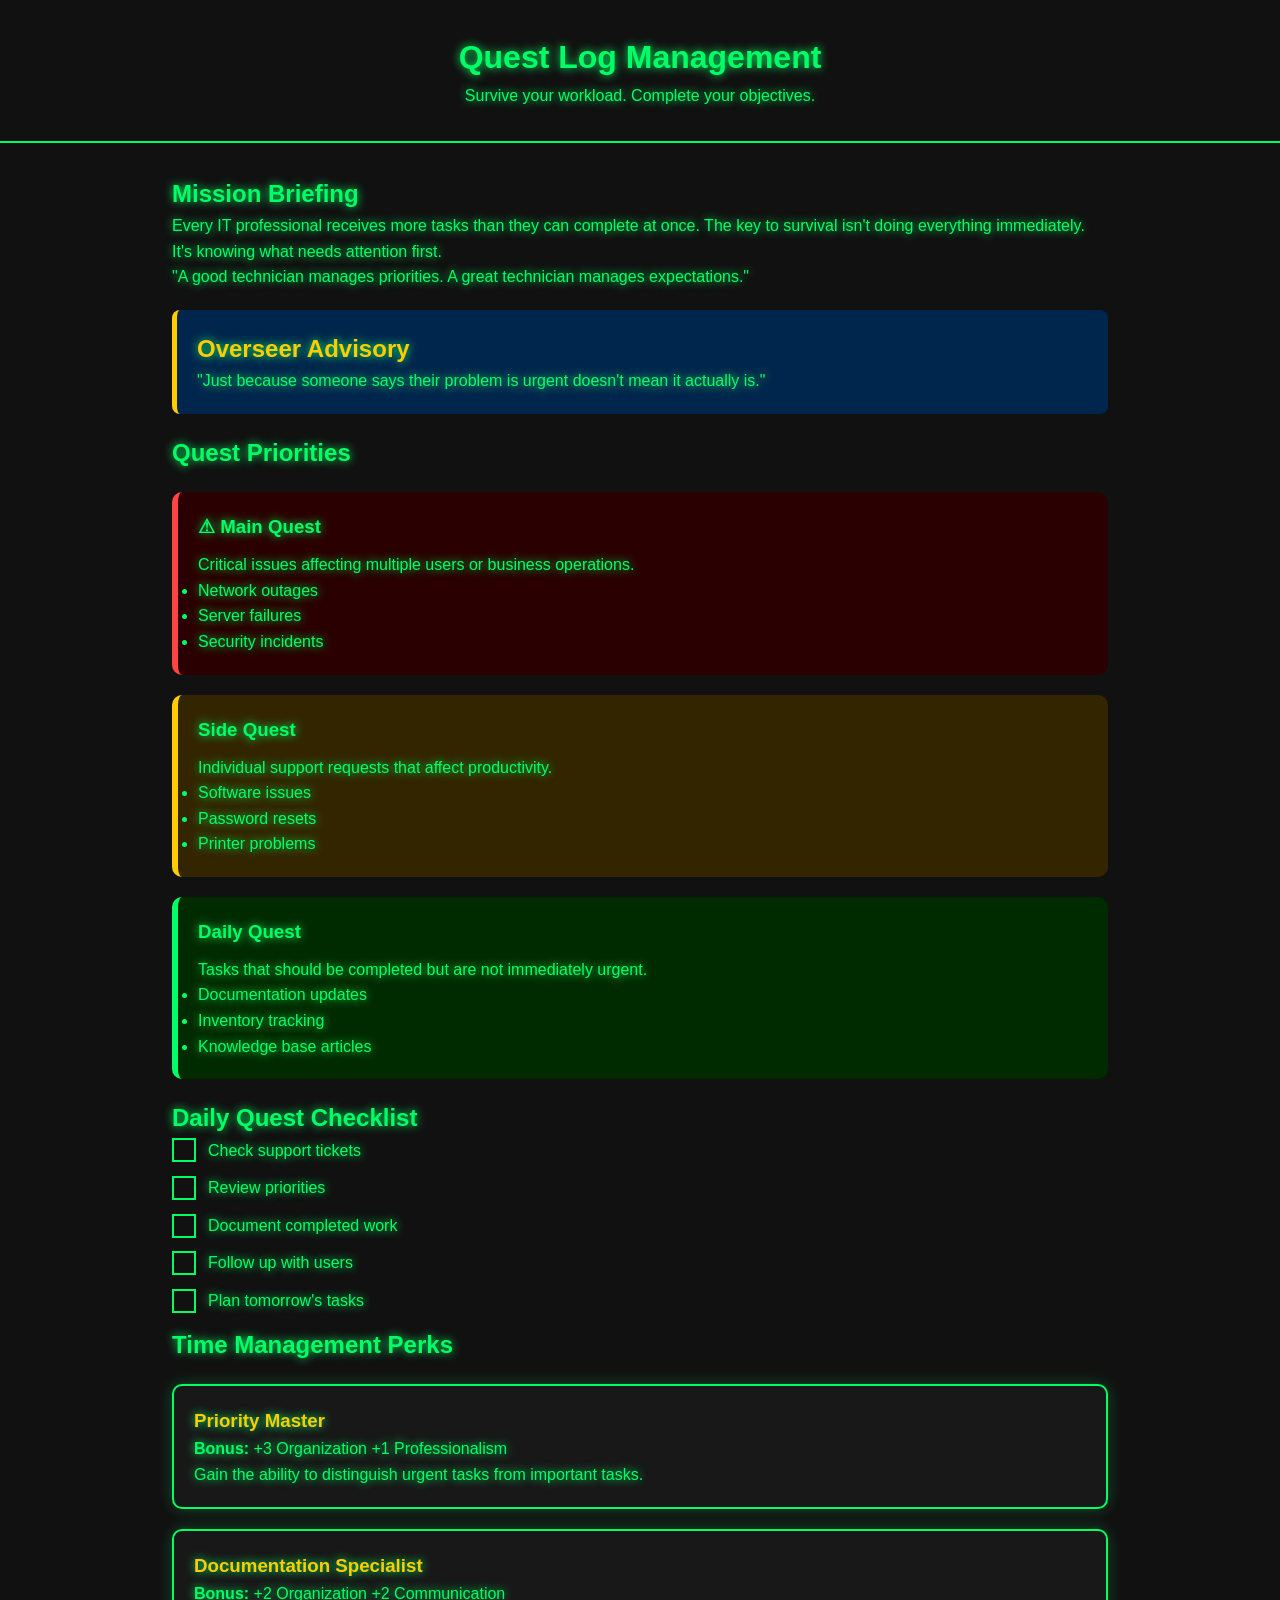
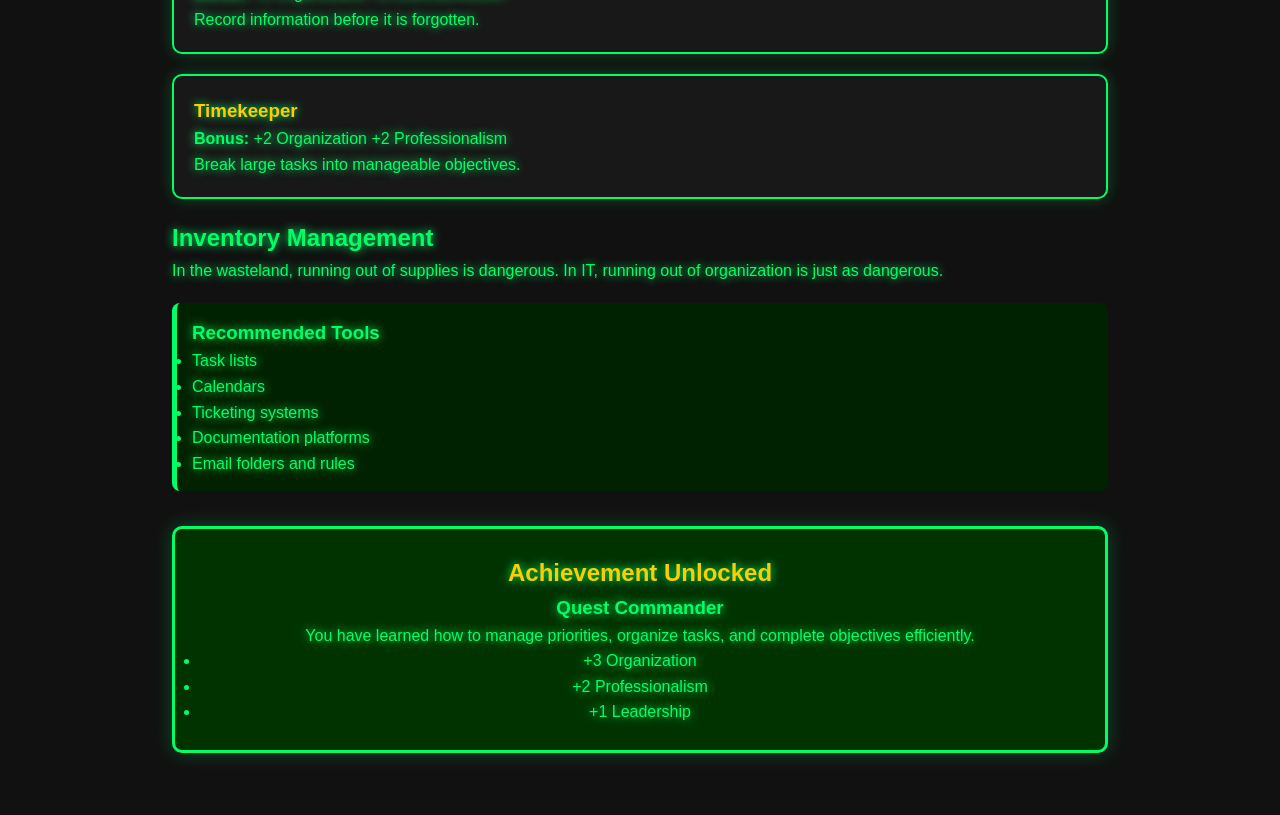
<file: pages/quest-log-management.html>
<!DOCTYPE html>
<html lang="en">
<head>
    <meta charset="UTF-8">
    <meta name="viewport" content="width=device-width, initial-scale=1.0">
    <title>Quest Log Management</title>

    <link rel="stylesheet" href="../assets/css/style.css">
    <link rel="stylesheet" href="../assets/css/theme.css">
</head>
<body>

<header>
    <h1>Quest Log Management</h1>
    <p>Survive your workload. Complete your objectives.</p>
</header>

<main>

    <section>
        <h2>Mission Briefing</h2>

        <p>
            Every IT professional receives more tasks than they can complete at
            once. The key to survival isn't doing everything immediately. It's
            knowing what needs attention first.
        </p>

        <blockquote>
            "A good technician manages priorities. A great technician manages
            expectations."
        </blockquote>

    </section>

    <section class="overseer">
        <h2>Overseer Advisory</h2>

        <blockquote>
            "Just because someone says their problem is urgent doesn't mean it
            actually is."
        </blockquote>
    </section>

    <section>

        <h2>Quest Priorities</h2>

        <div class="quest-tier critical">
            <h3>⚠ Main Quest</h3>

            <p>
                Critical issues affecting multiple users or business operations.
            </p>

            <ul>
                <li>Network outages</li>
                <li>Server failures</li>
                <li>Security incidents</li>
            </ul>
        </div>

        <div class="quest-tier important">
            <h3> Side Quest</h3>

            <p>
                Individual support requests that affect productivity.
            </p>

            <ul>
                <li>Software issues</li>
                <li>Password resets</li>
                <li>Printer problems</li>
            </ul>
        </div>

        <div class="quest-tier routine">
            <h3> Daily Quest</h3>

            <p>
                Tasks that should be completed but are not immediately urgent.
            </p>

            <ul>
                <li>Documentation updates</li>
                <li>Inventory tracking</li>
                <li>Knowledge base articles</li>
            </ul>
        </div>

    </section>

    <section>

        <h2>Daily Quest Checklist</h2>

        <label class="vault-checkbox">
            <input type="checkbox">
            <span class="checkmark"></span>
            Check support tickets
        </label>

        <label class="vault-checkbox">
            <input type="checkbox">
            <span class="checkmark"></span>
            Review priorities
        </label>

        <label class="vault-checkbox">
            <input type="checkbox">
            <span class="checkmark"></span>
            Document completed work
        </label>

        <label class="vault-checkbox">
            <input type="checkbox">
            <span class="checkmark"></span>
            Follow up with users
        </label>

        <label class="vault-checkbox">
            <input type="checkbox">
            <span class="checkmark"></span>
            Plan tomorrow's tasks
        </label>

    </section>

    <section>

        <h2>Time Management Perks</h2>

        <div
        class="perk-card"
        data-category="quest"
        data-perk="priorityMaster">
            <h3>Priority Master</h3>
            <p><strong>Bonus:</strong> +3 Organization +1 Professionalism</p>

            <p>
                Gain the ability to distinguish urgent tasks from important
                tasks.
            </p>
            
        </div>

        <div
        class="perk-card"
        data-category="quest"
        data-perk="documentationSpecialist">
            <h3>Documentation Specialist</h3>
            <p><strong>Bonus:</strong> +2 Organization +2 Communication</p>

            <p>
                Record information before it is forgotten.
            </p>
 
        </div>

        <div
        class="perk-card"
        data-category="quest"
        data-perk="timekeeper">
            <h3>Timekeeper</h3>
            <p><strong>Bonus:</strong> +2 Organization +2 Professionalism</p>

            <p>
                Break large tasks into manageable objectives.
            </p>

        </div>

    </section>

    <section>

        <h2>Inventory Management</h2>

        <p>
            In the wasteland, running out of supplies is dangerous.
            In IT, running out of organization is just as dangerous.
        </p>

        <div class="good-example">

            <h3>Recommended Tools</h3>

            <ul>
                <li>Task lists</li>
                <li>Calendars</li>
                <li>Ticketing systems</li>
                <li>Documentation platforms</li>
                <li>Email folders and rules</li>
            </ul>

        </div>

    </section>

    <section
    class="promotion"
    data-achievement="quest">

        <h2>Achievement Unlocked</h2>

        <h3>Quest Commander</h3>

        <p>
            You have learned how to manage priorities, organize tasks,
            and complete objectives efficiently.
        </p>

        <ul>
            <li>+3 Organization</li>
            <li>+2 Professionalism</li>
            <li>+1 Leadership</li>
        </ul>

    </section>

</main>

<script src="../assets/js/sounds.js"></script>
<script src="../assets/js/jobboy-career.js"></script>
</body>
</html>
</file>
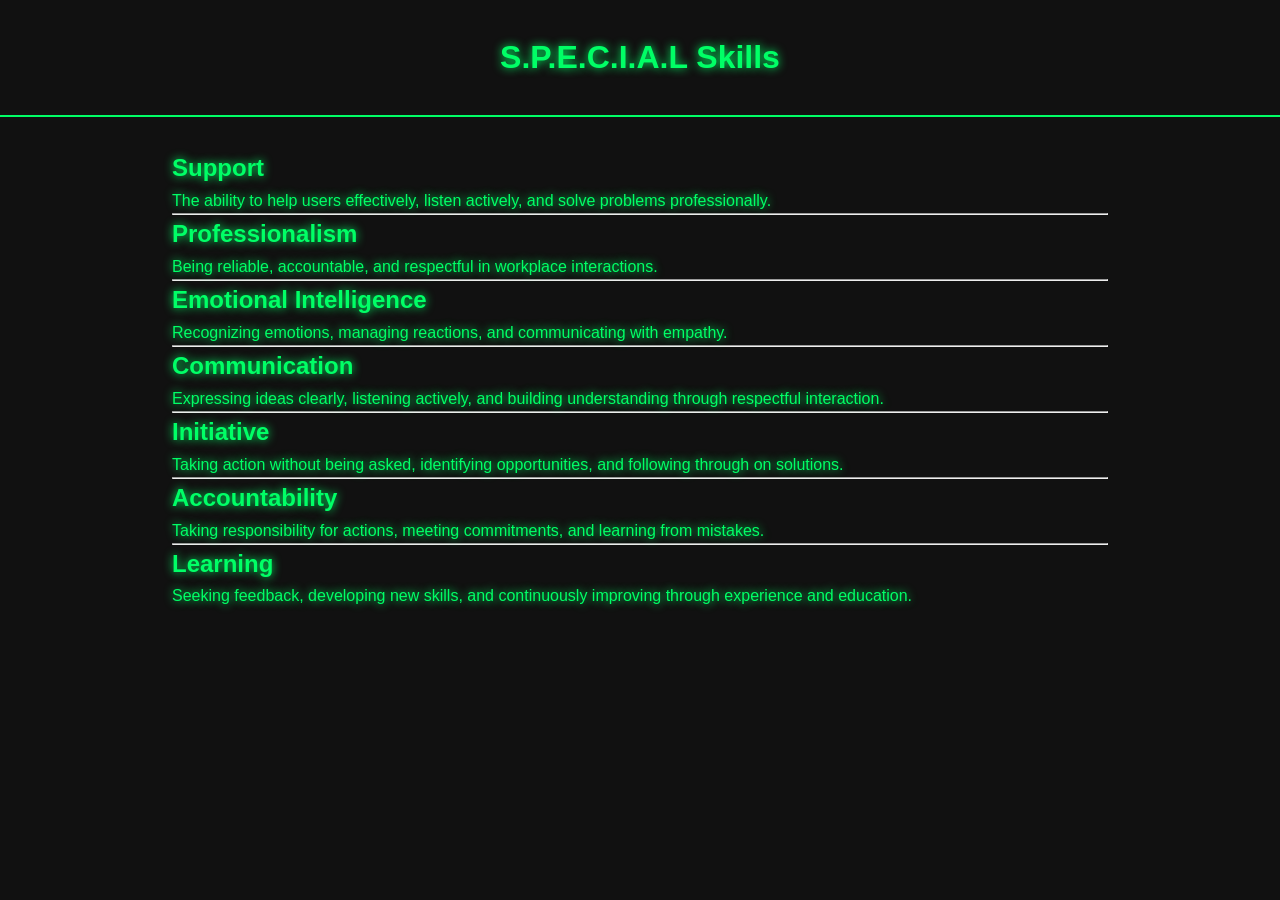
<file: pages/special.html>
<!DOCTYPE html>
<html lang="en">
<head>
    <meta charset="UTF-8">
    <meta name="viewport" content="width=device-width, initial-scale=1.0">

    <title>SPECIAL Skills</title>

    <link rel="stylesheet" href="../assets/css/style.css">
    <link rel="stylesheet" href="../assets/css/theme.css">
</head>
<body>

<header>
    <h1>S.P.E.C.I.A.L Skills</h1>
</header>

<main>

    <h2>Support</h2>

    <p>
        The ability to help users effectively,
        listen actively,
        and solve problems professionally.
    </p>

    <hr>

    <h2>Professionalism</h2>

    <p>
        Being reliable, accountable,
        and respectful in workplace interactions.
    </p>

    <hr>

    <h2>Emotional Intelligence</h2>

    <p>
        Recognizing emotions,
        managing reactions,
        and communicating with empathy.
    </p>

    <hr>

    <h2>Communication</h2>

    <p>
        Expressing ideas clearly,
        listening actively,
        and building understanding through respectful interaction.
    </p>

    <hr>

    <h2>Initiative</h2>

    <p>
        Taking action without being asked,
        identifying opportunities,
        and following through on solutions.

    <hr>

    <h2>Accountability</h2>

    <p>
        Taking responsibility for actions,
        meeting commitments,
        and learning from mistakes.
    </p>

    <hr>

    <h2>Learning</h2>

    <p>
        Seeking feedback,
        developing new skills,
        and continuously improving through experience and education.
    </p>

</main>

<script src="../assets/js/sounds.js"></script>
</body>
</html>
</file>
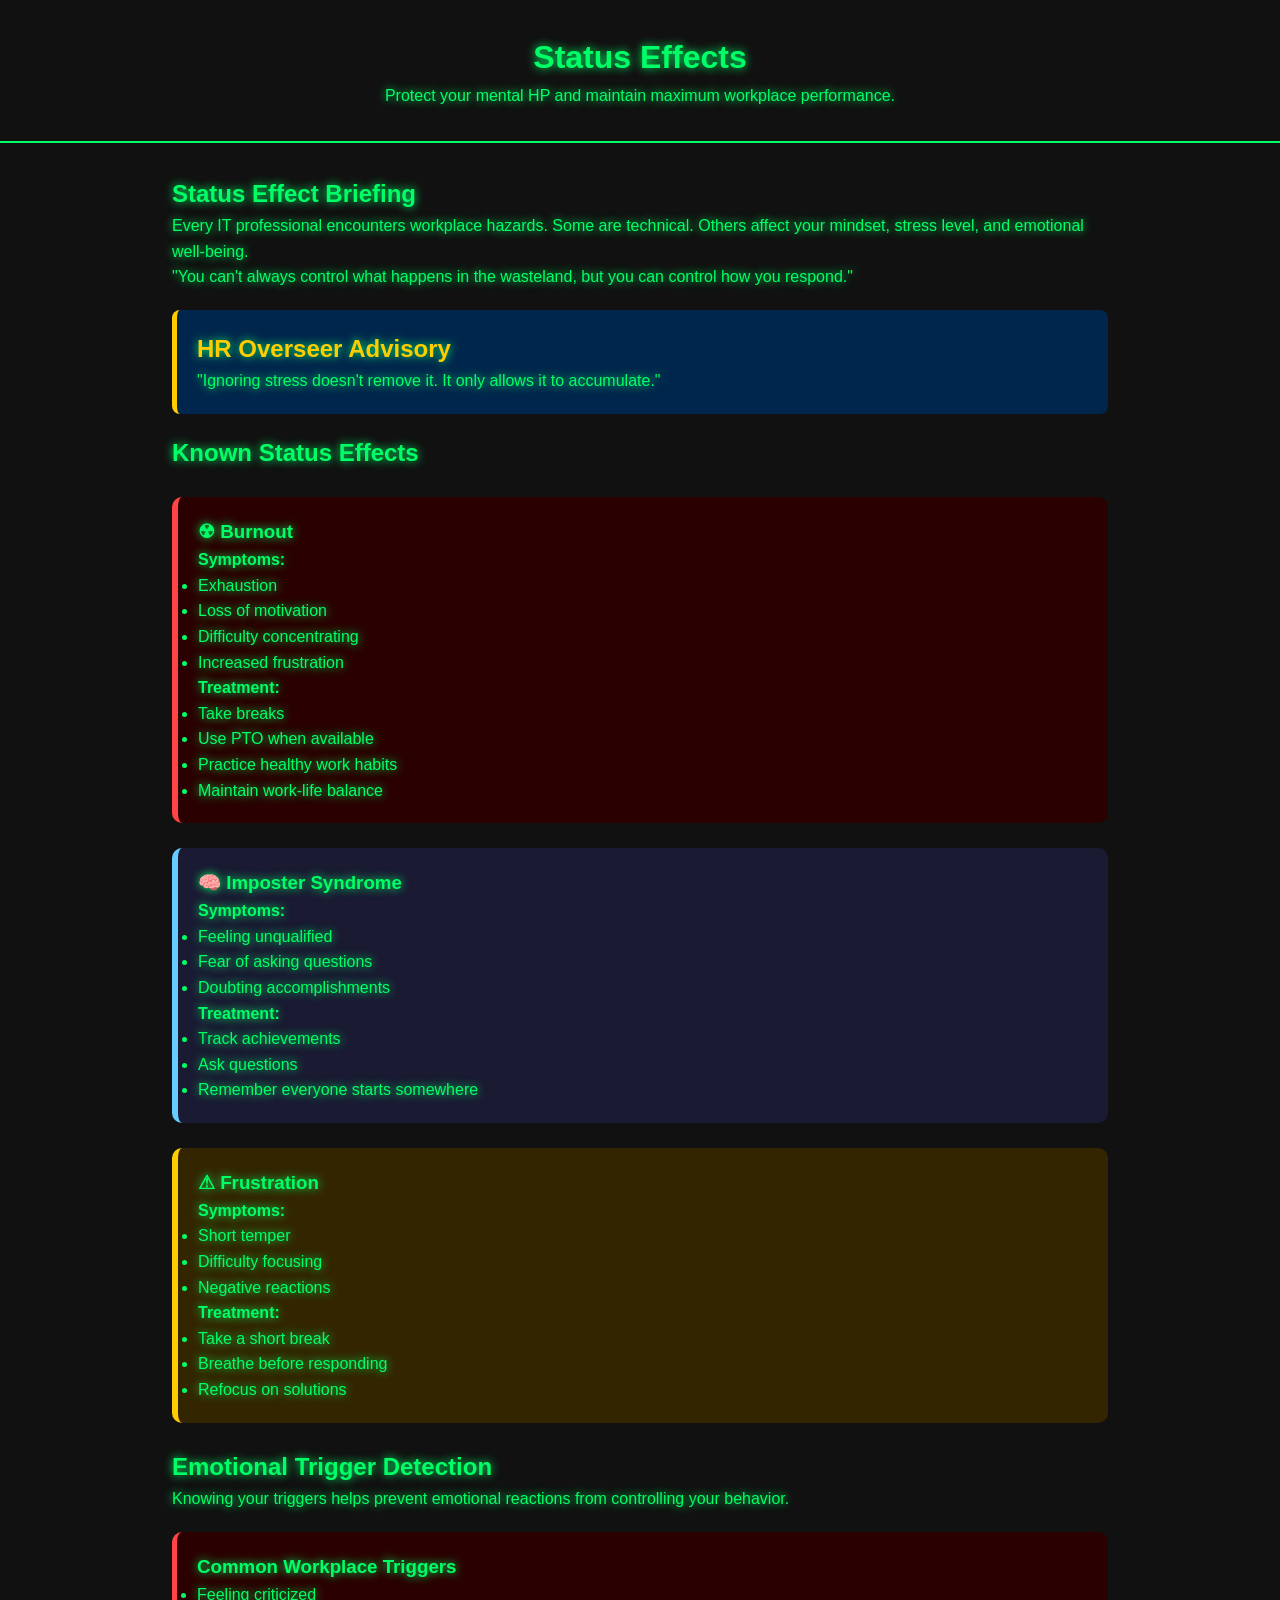
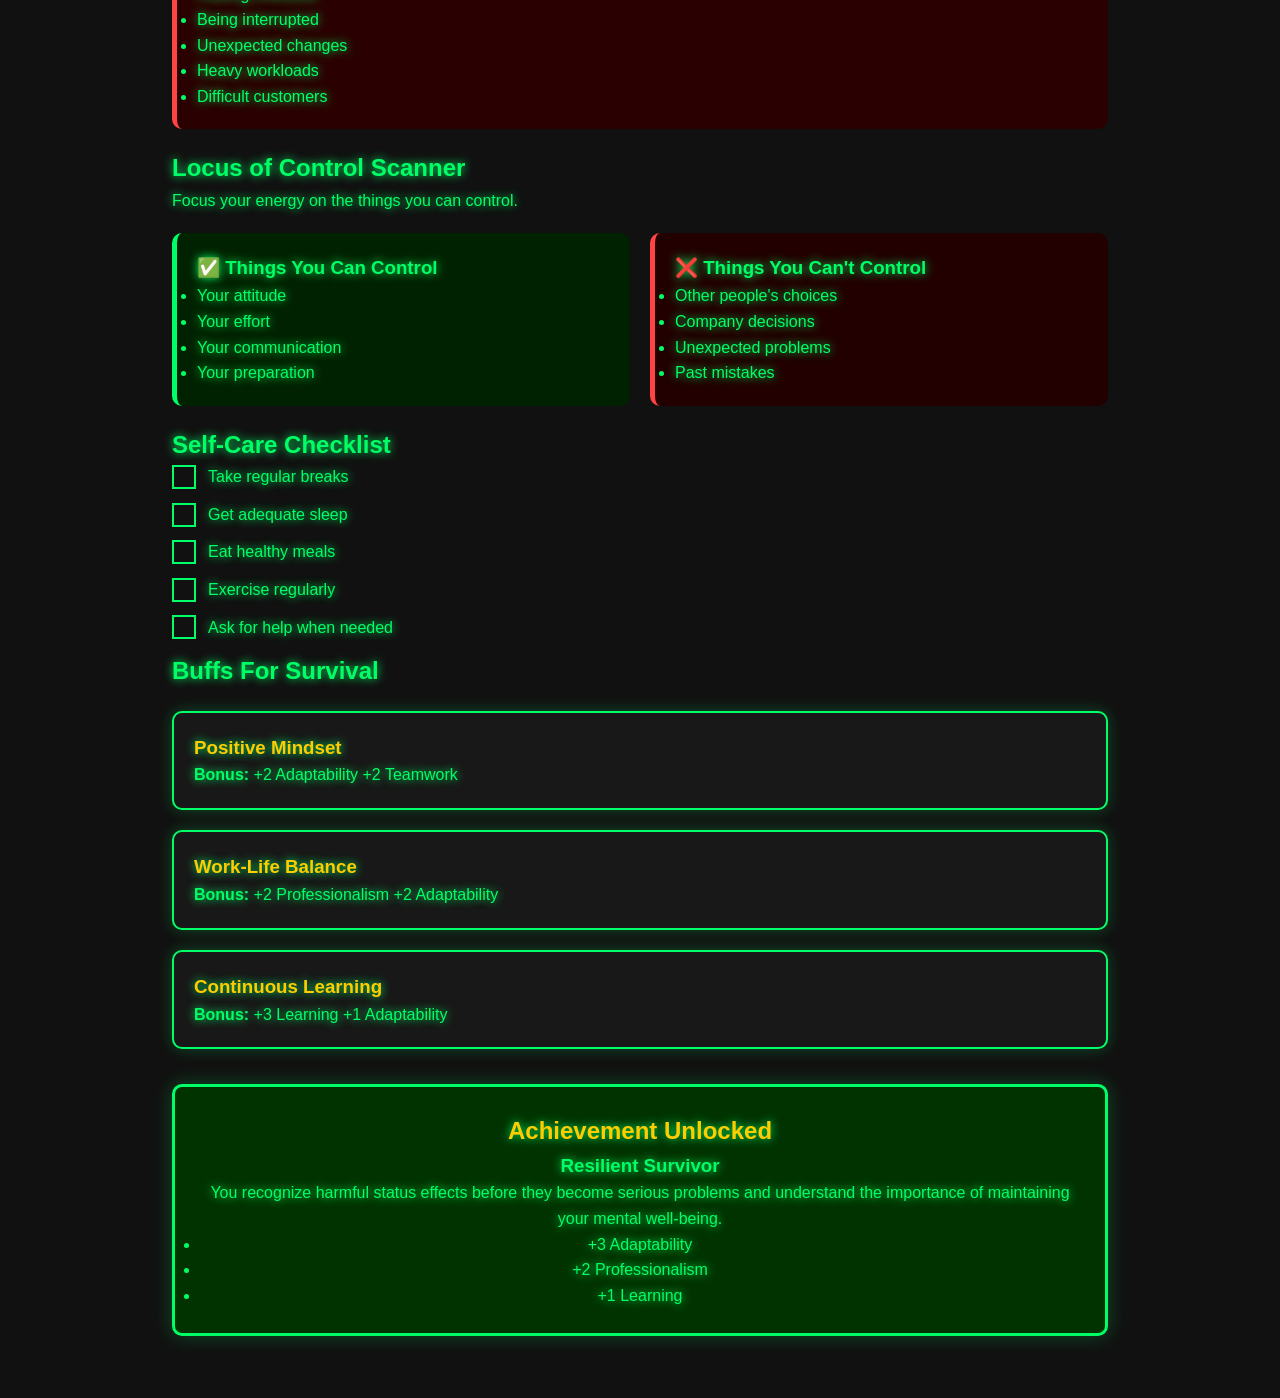
<file: pages/status-effects.html>
<!DOCTYPE html>
<html lang="en">
<head>
    <meta charset="UTF-8">
    <meta name="viewport" content="width=device-width, initial-scale=1.0">
    <title>Status Effects</title>

    <link rel="stylesheet" href="../assets/css/style.css">
    <link rel="stylesheet" href="../assets/css/theme.css">
</head>
<body>

<header>
    <h1>Status Effects</h1>
    <p>Protect your mental HP and maintain maximum workplace performance.</p>
</header>

<main>

    <section>
        <h2>Status Effect Briefing</h2>

        <p>
            Every IT professional encounters workplace hazards. Some are
            technical. Others affect your mindset, stress level, and emotional
            well-being.
        </p>

        <blockquote>
            "You can't always control what happens in the wasteland, but you can
            control how you respond."
        </blockquote>
    </section>

    <section class="overseer">
        <h2>HR Overseer Advisory</h2>

        <blockquote>
            "Ignoring stress doesn't remove it. It only allows it to accumulate."
        </blockquote>
    </section>

    <section>

        <h2>Known Status Effects</h2>

        <div class="status-card burnout">

            <h3>☢ Burnout</h3>

            <p><strong>Symptoms:</strong></p>

            <ul>
                <li>Exhaustion</li>
                <li>Loss of motivation</li>
                <li>Difficulty concentrating</li>
                <li>Increased frustration</li>
            </ul>

            <p><strong>Treatment:</strong></p>

            <ul>
                <li>Take breaks</li>
                <li>Use PTO when available</li>
                <li>Practice healthy work habits</li>
                <li>Maintain work-life balance</li>
            </ul>

        </div>

        <div class="status-card imposter">

            <h3>🧠 Imposter Syndrome</h3>

            <p><strong>Symptoms:</strong></p>

            <ul>
                <li>Feeling unqualified</li>
                <li>Fear of asking questions</li>
                <li>Doubting accomplishments</li>
            </ul>

            <p><strong>Treatment:</strong></p>

            <ul>
                <li>Track achievements</li>
                <li>Ask questions</li>
                <li>Remember everyone starts somewhere</li>
            </ul>

        </div>

        <div class="status-card frustration">

            <h3>⚠ Frustration</h3>

            <p><strong>Symptoms:</strong></p>

            <ul>
                <li>Short temper</li>
                <li>Difficulty focusing</li>
                <li>Negative reactions</li>
            </ul>

            <p><strong>Treatment:</strong></p>

            <ul>
                <li>Take a short break</li>
                <li>Breathe before responding</li>
                <li>Refocus on solutions</li>
            </ul>

        </div>

    </section>

    <section>

        <h2>Emotional Trigger Detection</h2>

        <p>
            Knowing your triggers helps prevent emotional reactions from
            controlling your behavior.
        </p>

        <div class="warning-box">

            <h3>Common Workplace Triggers</h3>

            <ul>
                <li>Feeling criticized</li>
                <li>Being interrupted</li>
                <li>Unexpected changes</li>
                <li>Heavy workloads</li>
                <li>Difficult customers</li>
            </ul>

        </div>

    </section>

    <section>

        <h2>Locus of Control Scanner</h2>

        <p>
            Focus your energy on the things you can control.
        </p>

        <div class="control-grid">

            <div class="control-box can-control">

                <h3>✅ Things You Can Control</h3>

                <ul>
                    <li>Your attitude</li>
                    <li>Your effort</li>
                    <li>Your communication</li>
                    <li>Your preparation</li>
                </ul>

            </div>

            <div class="control-box cant-control">

                <h3>❌ Things You Can't Control</h3>

                <ul>
                    <li>Other people's choices</li>
                    <li>Company decisions</li>
                    <li>Unexpected problems</li>
                    <li>Past mistakes</li>
                </ul>

            </div>

        </div>

    </section>

    <section>

        <h2>Self-Care Checklist</h2>

        <label class="vault-checkbox">
            <input type="checkbox">
            <span class="checkmark"></span>
            Take regular breaks
        </label>

        <label class="vault-checkbox">
            <input type="checkbox">
            <span class="checkmark"></span>
            Get adequate sleep
        </label>

        <label class="vault-checkbox">
            <input type="checkbox">
            <span class="checkmark"></span>
            Eat healthy meals
        </label>

        <label class="vault-checkbox">
            <input type="checkbox">
            <span class="checkmark"></span>
            Exercise regularly
        </label>

        <label class="vault-checkbox">
            <input type="checkbox">
            <span class="checkmark"></span>
            Ask for help when needed
        </label>

    </section>

    <section>

        <h2>Buffs For Survival</h2>

        <div
        class="perk-card"
        data-category="status"
        data-perk="positiveMindset">

            <h3>Positive Mindset</h3>
            <p><strong>Bonus:</strong> +2 Adaptability +2 Teamwork</p>

        </div>

        <div
        class="perk-card"
        data-category="status"
        data-perk="workLifeBalance">

            <h3>Work-Life Balance</h3>
            <p><strong>Bonus:</strong> +2 Professionalism +2 Adaptability</p>

        </div>

        <div
        class="perk-card"
        data-category="status"
        data-perk="continuousLearning">

            <h3>Continuous Learning</h3>
            <p><strong>Bonus:</strong> +3 Learning +1 Adaptability</p>

        </div>

    </section>

    <section 
    class="promotion"
    data-achievement="status">

        <h2>Achievement Unlocked</h2>

        <h3>Resilient Survivor</h3>

        <p>
            You recognize harmful status effects before they become serious
            problems and understand the importance of maintaining your mental
            well-being.
        </p>

        <ul>
            <li>+3 Adaptability</li>
            <li>+2 Professionalism</li>
            <li>+1 Learning</li>
        </ul>

    </section>

</main>

<script src="../assets/js/sounds.js"></script>
<script src="../assets/js/jobboy-career.js"></script>
</body>
</html>
</file>
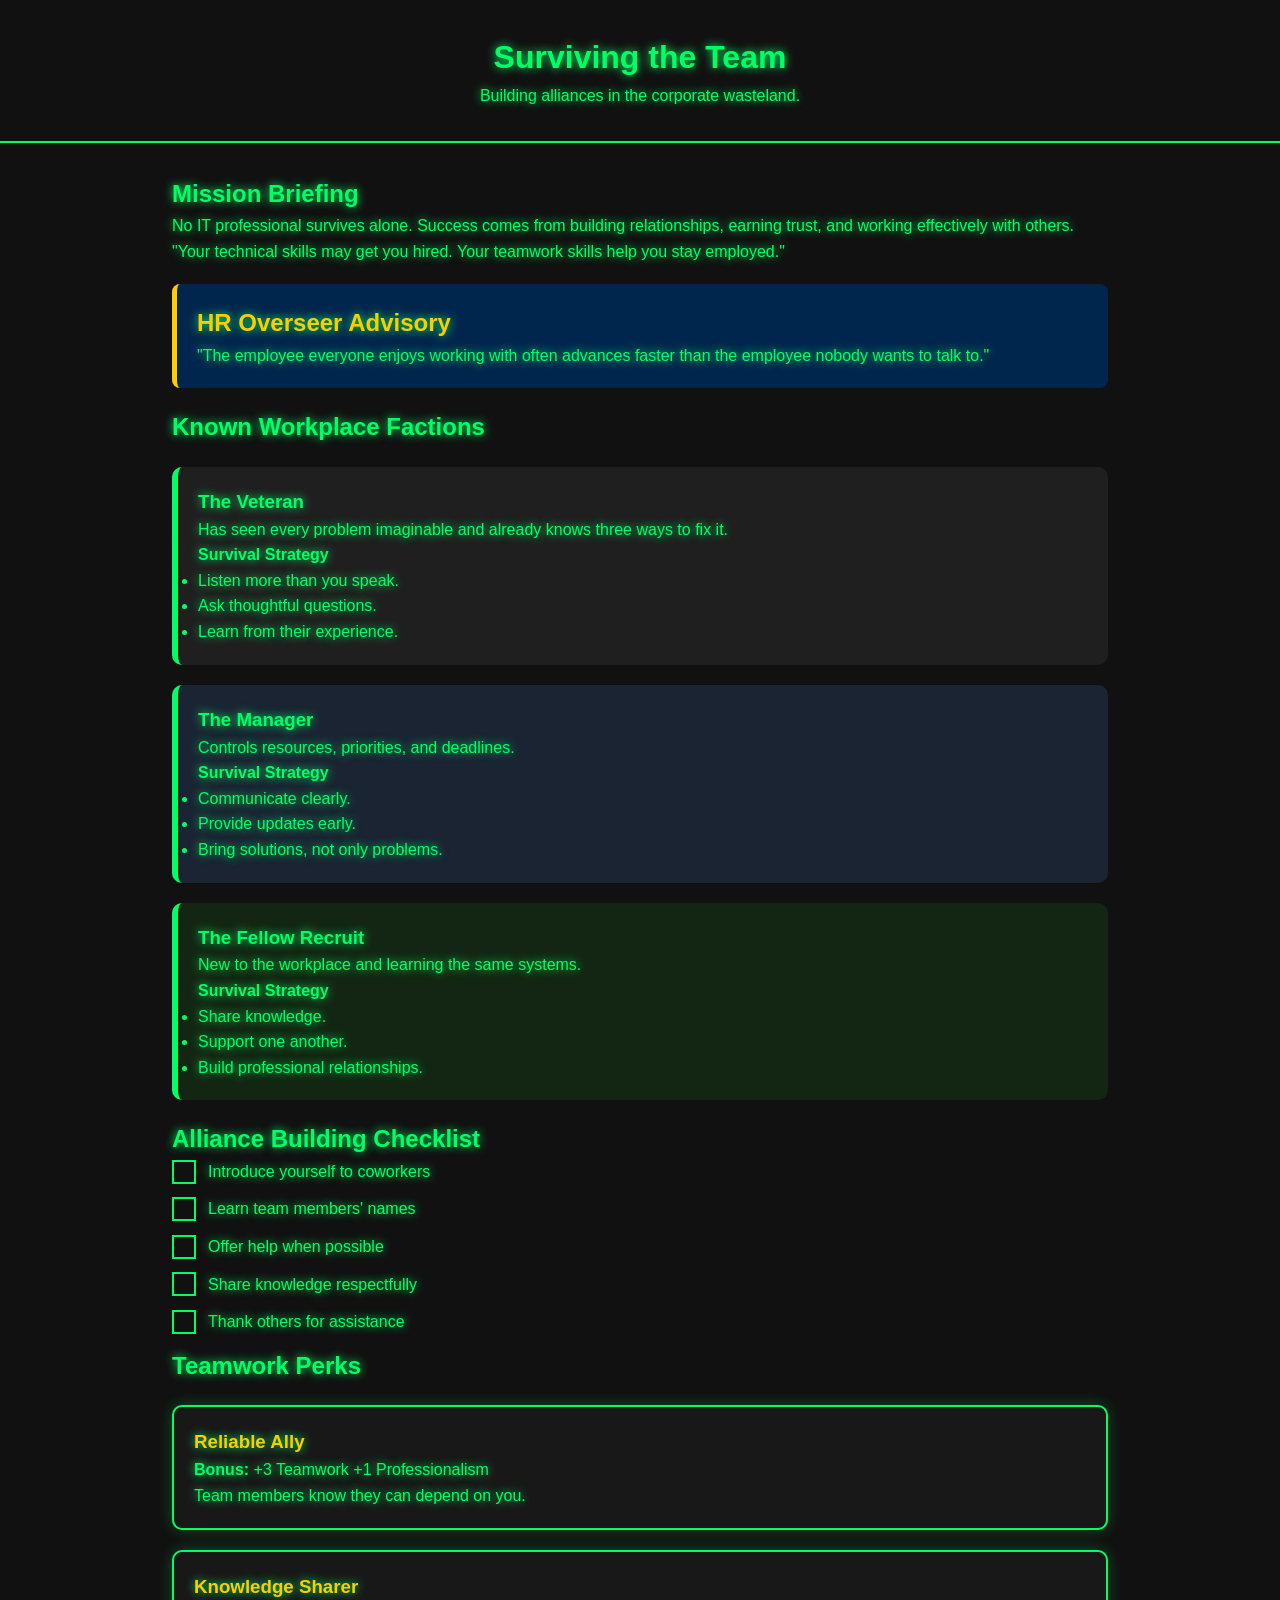
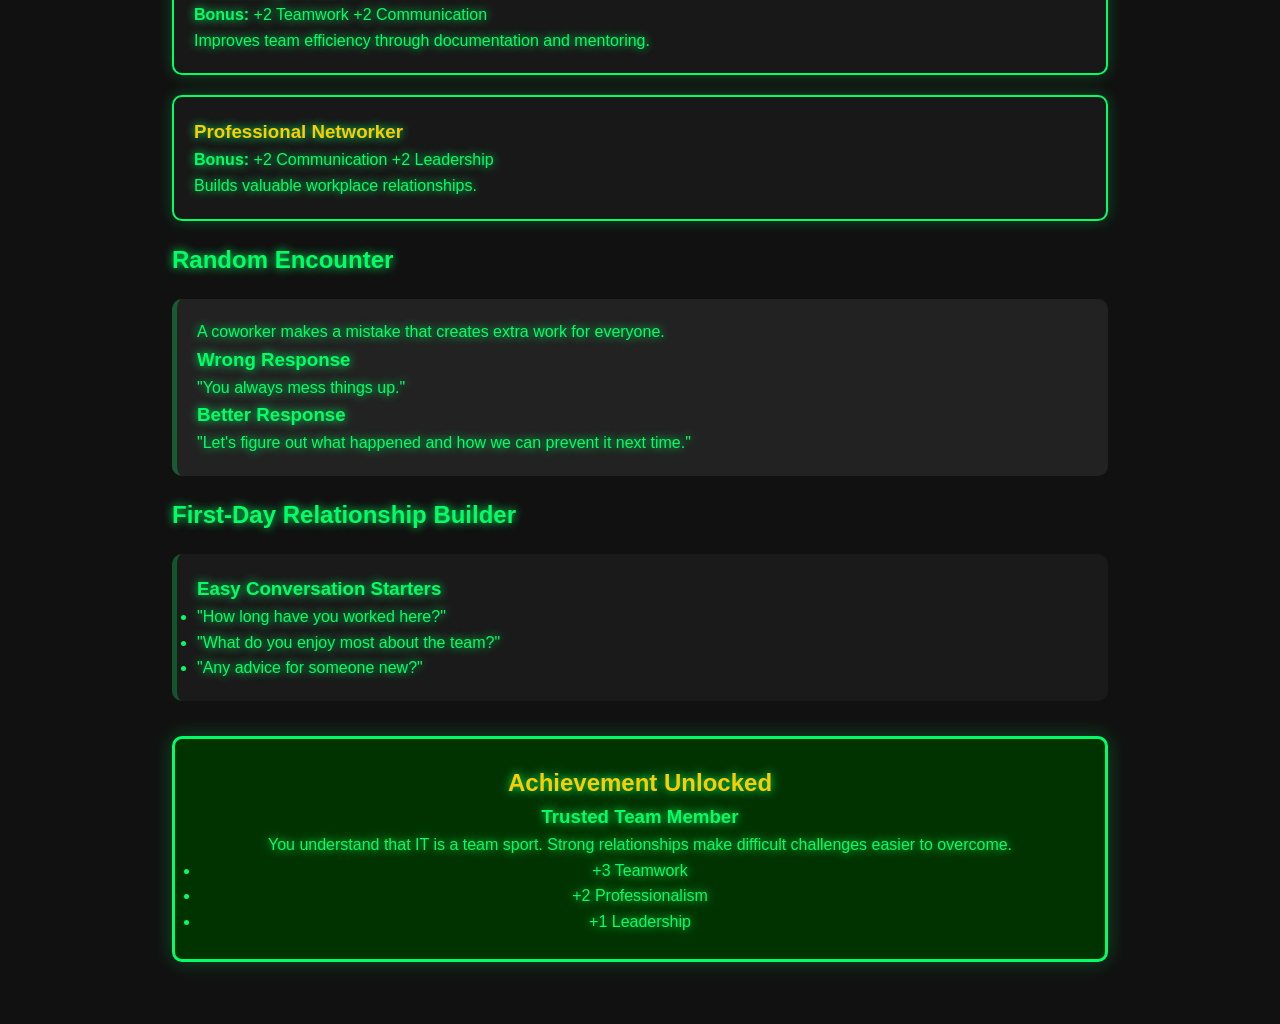
<file: pages/surviving-the-team.html>
<!DOCTYPE html>
<html lang="en">
<head>
    <meta charset="UTF-8">
    <meta name="viewport" content="width=device-width, initial-scale=1.0">
    <title>Surviving the Team</title>

    <link rel="stylesheet" href="../assets/css/style.css">
    <link rel="stylesheet" href="../assets/css/theme.css">
</head>
<body>

<header>
    <h1>Surviving the Team</h1>
    <p>Building alliances in the corporate wasteland.</p>
</header>

<main>

    <section>
        <h2>Mission Briefing</h2>

        <p>
            No IT professional survives alone. Success comes from building
            relationships, earning trust, and working effectively with others.
        </p>

        <blockquote>
            "Your technical skills may get you hired. Your teamwork skills
            help you stay employed."
        </blockquote>
    </section>

    <section class="overseer">
        <h2>HR Overseer Advisory</h2>

        <blockquote>
            "The employee everyone enjoys working with often advances faster
            than the employee nobody wants to talk to."
        </blockquote>
    </section>

    <section>
        <h2>Known Workplace Factions</h2>

        <div class="faction-card veteran">

            <h3>The Veteran</h3>

            <p>
                Has seen every problem imaginable and already knows three
                ways to fix it.
            </p>

            <h4>Survival Strategy</h4>

            <ul>
                <li>Listen more than you speak.</li>
                <li>Ask thoughtful questions.</li>
                <li>Learn from their experience.</li>
            </ul>

        </div>

        <div class="faction-card manager">

            <h3>The Manager</h3>

            <p>
                Controls resources, priorities, and deadlines.
            </p>

            <h4>Survival Strategy</h4>

            <ul>
                <li>Communicate clearly.</li>
                <li>Provide updates early.</li>
                <li>Bring solutions, not only problems.</li>
            </ul>

        </div>

        <div class="faction-card teammate">

            <h3>The Fellow Recruit</h3>

            <p>
                New to the workplace and learning the same systems.
            </p>

            <h4>Survival Strategy</h4>

            <ul>
                <li>Share knowledge.</li>
                <li>Support one another.</li>
                <li>Build professional relationships.</li>
            </ul>

        </div>

    </section>

    <section>

        <h2>Alliance Building Checklist</h2>

        <label class="vault-checkbox">
            <input type="checkbox">
            <span class="checkmark"></span>
            Introduce yourself to coworkers
        </label>

        <label class="vault-checkbox">
            <input type="checkbox">
            <span class="checkmark"></span>
            Learn team members' names
        </label>

        <label class="vault-checkbox">
            <input type="checkbox">
            <span class="checkmark"></span>
            Offer help when possible
        </label>

        <label class="vault-checkbox">
            <input type="checkbox">
            <span class="checkmark"></span>
            Share knowledge respectfully
        </label>

        <label class="vault-checkbox">
            <input type="checkbox">
            <span class="checkmark"></span>
            Thank others for assistance
        </label>

    </section>

    <section>

        <h2>Teamwork Perks</h2>

        <div
        class="perk-card"
        data-category="team"
        data-perk="reliableAlly">

            <h3>Reliable Ally</h3>
            <p><strong>Bonus:</strong> +3 Teamwork +1 Professionalism</p>

            <p>
                Team members know they can depend on you.
            </p>


        </div>

        <div
        class="perk-card"
        data-category="team"
        data-perk="knowledgeSharer">

            <h3>Knowledge Sharer</h3>
            <p><strong>Bonus:</strong> +2 Teamwork +2 Communication</p>

            <p>
                Improves team efficiency through documentation and mentoring.
            </p>


        </div>

        <div
        class="perk-card"
        data-category="team"
        data-perk="professionalNetworker">

            <h3>Professional Networker</h3>
            <p><strong>Bonus:</strong> +2 Communication +2 Leadership</p>

            <p>
                Builds valuable workplace relationships.
            </p>

            
        </div>

    </section>

    <section>

        <h2>Random Encounter</h2>

        <div class="encounter-box">

            <p>
                A coworker makes a mistake that creates extra work for everyone.
            </p>

            <h3>Wrong Response</h3>

            <p>
                "You always mess things up."
            </p>

            <h3>Better Response</h3>

            <p>
                "Let's figure out what happened and how we can prevent it next
                time."
            </p>

        </div>

    </section>

    <section>

        <h2>First-Day Relationship Builder</h2>

        <div class="tip-box">

            <h3>Easy Conversation Starters</h3>

            <ul>
                <li>"How long have you worked here?"</li>
                <li>"What do you enjoy most about the team?"</li>
                <li>"Any advice for someone new?"</li>
            </ul>

        </div>

    </section>

    <section 
    class="promotion"
    data-achievement="team">

        <h2>Achievement Unlocked</h2>

        <h3>Trusted Team Member</h3>

        <p>
            You understand that IT is a team sport.
            Strong relationships make difficult challenges easier to overcome.
        </p>

        <ul>
            <li>+3 Teamwork</li>
            <li>+2 Professionalism</li>
            <li>+1 Leadership</li>
        </ul>

    </section>

</main>

<script src="../assets/js/sounds.js"></script>
<script src="../assets/js/jobboy-career.js"></script>
</body>
</html>
</file>
<file: assets/css/style.css>
* {
    margin: 0;
    padding: 0;
    box-sizing: border-box;
}

body {
    font-family: Arial, sans-serif;
    line-height: 1.6;
}

header {
    text-align: center;
    padding: 2rem;
}

nav ul {
    display: flex;
    flex-wrap: wrap;
    justify-content: center;
    list-style: none;
    gap: 1rem;
    padding: 1rem;
}

nav a {
    text-decoration: none;
    padding: .5rem 1rem;
    border-radius: 5px;
}

main {
    max-width: 1000px;
    margin: auto;
    padding: 2rem;
}

.hero {
    text-align: center;
}

.button {
    display: inline-block;
    margin-top: 1rem;
    padding: .75rem 1.5rem;
    text-decoration: none;
    border-radius: 6px;
}

footer {
    text-align: center;
    padding: 2rem;
}
</file>
<file: assets/css/theme.css>
/* ===================================== */
/* VAULT-TEC COLOR PALETTE */
/* ===================================== */
:root {
    --pipboy-green: #00ff66;
    --vault-blue: #1f4c99;
    --dark-bg: #111111;
    --panel-bg: #181818;
    --overseer-bg: #00264d;
    --box-shadow: rgba(0,255,102,.25);
    --yellow-text: #ffcc00;
    --green-bg: #003300;
}

body {
    background-color: var(--dark-bg);
    color: var(--pipboy-green);
    text-shadow: 0 0 10px #00ff66;
}

header {
    border-bottom: 2px solid var(--pipboy-green);
}

nav a {
    background: var(--panel-bg);
    color: var(--pipboy-green);
    border: 1px solid var(--pipboy-green);
}

nav a:hover {
    background: var(--pipboy-green);
    color: black;
}

.button {
    background: var(--pipboy-green);
    color: black;
    font-weight: bold;
}

footer {
    border-top: 2px solid var(--pipboy-green);
}

.info-panel {

    margin: 40px 0;

    padding: 24px;

    border: 2px solid #00ff66;

    border-radius: 10px;

    background:
        rgba(0,255,102,.05);

}

.hero {

    margin-bottom: 50px;

}

.info-panel h2 {

    margin-bottom: 15px;

}

.info-panel p,
.info-panel ul {

    margin-bottom: 15px;

}

/* ===================================== */
/* VAULT-TEC Interview Gauntlet */
/* ===================================== */

.vault-checkbox {
    display: flex;
    align-items: center;
    cursor: pointer;
    gap: 12px;
    margin-bottom: 12px;
}

.vault-checkbox input {
    display: none;
}

.checkmark {
    width: 24px;
    height: 24px;
    border: 2px solid var(--pipboy-green);
    display: inline-flex;
    justify-content: center;
    align-items: center;
    color: var(--pipboy-green);
    font-weight: bold;
}

.vault-checkbox input:checked + .checkmark::after {
    content: "X";
}

.overseer {
    background-color: var(--overseer-bg);
    border-left: 5px solid var(--yellow-text);
    padding: 20px;
    margin: 20px 0;
    border-radius: 8px;
}

.overseer h2,
.overseer h3 {
    color: var(--yellow-text);
}

.perk {
    background-color: var(--panel-bg);
    border: 2px solid var(--pipboy-green);
    padding: 20px;
    margin: 20px 0;
    border-radius: 8px;
    box-shadow: 0 0 15px var(--box-shadow);
}

.promotion {
    text-align: center;
    background-color: var(--green-bg);
    border: 3px solid var(--pipboy-green);
    padding: 25px;
    margin: 30px 0;
    border-radius: 10px;
    box-shadow: 0 0 20px var(--box-shadow);
}

.promotion h2 {
    color: var(--yellow-text);
}

/* ===================================== */
/* PERKS Selection  */
/* ===================================== */

.perk-card {

    cursor: pointer;

    transition:
        transform .2s ease,
        box-shadow .2s ease,
        border-color .2s ease;

}

.perk-card:hover {

    transform: scale(1.02);

    box-shadow:
        0 0 20px rgba(0,255,102,.4);

}

.perk-selected {

    border: 3px solid #ffcc00 !important;

    box-shadow:
        0 0 25px rgba(0,255,102,.8);

    background:
        rgba(0,255,102,.1);

    transform: scale(1.02);

}

.perk-selected::before {

    content:
    "✔ PERK ACQUIRED";

    display: block;

    color: #00ff66;

    font-weight: bold;

    margin-bottom: 10px;

}

/* ===================================== */
/* COMMUNICATION PERKS PAGE */
/* ===================================== */

.perk-card {
    background-color: #181818;
    border: 2px solid var(--pipboy-green);
    padding: 20px;
    margin: 20px 0;
    border-radius: 10px;
    box-shadow: 0 0 15px var(--box-shadow);
}

.perk-card h3 {
    color: var(--yellow-text);
}

/* ===================================== */
/* EMAIL EXAMPLES */

.bad-example {
    border-left: 5px solid #ff4444;
    background: #220000;
    padding: 15px;
    margin: 20px 0;
    border-radius: 8px;
}

.good-example {
    border-left: 5px solid var(--pipboy-green);
    background: #002200;
    padding: 15px;
    margin: 20px 0;
    border-radius: 8px;
}

/* ===================================== */
/* COMMUNICATION ACHIEVEMENT */

.promotion {
    text-align: center;
    background-color: #003300;
    border: 3px solid var(--pipboy-green);
    padding: 25px;
    margin-top: 35px;
    border-radius: 10px;
    box-shadow: 0 0 20px var(--box-shadow);
}

.promotion h2 {
    color: var(--yellow-text);
}

/* ===================================== */
/* QUEST LOG MANAGEMENT */
/* ===================================== */

.quest-tier {
    padding: 20px;
    margin: 20px 0;
    border-radius: 10px;
}

.quest-tier h3 {
    margin-bottom: 10px;
}

/* Main Quest */

.critical {
    border-left: 6px solid #ff4444;
    background-color: #2a0000;
}

/* Side Quest */

.important {
    border-left: 6px solid var(--yellow-text);
    background-color: #332500;
}

/* Daily Quest */

.routine {
    border-left: 6px solid var(--pipboy-green);
    background-color: #002a00;
}

/* ===================================== */
/* SURVIVING THE TEAM */
/* ===================================== */

.faction-card {
    margin: 20px 0;
    padding: 20px;
    border-radius: 10px;
    border-left: 6px solid var(--pipboy-green);
}

.veteran {
    background-color: #1f1f1f;
}

.manager {
    background-color: #1a2433;
}

.teammate {
    background-color: #132613;
}

.team-perk {
    background-color: #181818;
    border: 2px solid var(--pipboy-green);
    border-radius: 10px;
    padding: 20px;
    margin: 20px 0;
    box-shadow: 0 0 10px var(--box-shadow);
}

.team-perk h3 {
    color: var(--yellow-text);
}

.encounter-box {
    border-left: 5px solid var(--box-shadow);
    background-color: #222;
    padding: 20px;
    margin: 20px 0;
    border-radius: 10px;
}

.tip-box {
    border-left: 5px solid var(--box-shadow);
    background-color: #1a1a1a;
    padding: 20px;
    margin: 20px 0;
    border-radius: 10px;
}

.tip-box h3 {
    color: var(--pipboy-green);
}

/* ===================================== */
/* CONFLICT ENCOUNTERS */
/* ===================================== */

.encounter-card {
    background-color: #181818;
    border: 2px solid var(--pipboy-green);
    border-radius: 10px;
    padding: 20px;
    margin: 20px 0;
}

.protocol-box {
    border-left: 5px solid var(--pipboy-green);
    background-color: #111;
    padding: 20px;
    margin: 20px 0;
    border-radius: 10px;
}

.speech-skill {
    border: 2px solid var(--pipboy-green);
    background-color: #151515;
    padding: 20px;
    margin: 15px 0;
    border-radius: 10px;
}

.speech-skill h3 {
    color: var(--yellow-text);
}

.warning-box {
    border-left: 5px solid #ff4444;
    background-color: #2a0000;
    padding: 20px;
    margin: 20px 0;
    border-radius: 10px;
}

.wrong-choice {
    margin-top: 15px;
    padding: 15px;
    border-left: 5px solid #ff4444;
    background-color: #220000;
    border-radius: 5px;
}

.right-choice {
    margin-top: 15px;
    padding: 15px;
    border-left: 5px solid var(--pipboy-green);
    background-color: #002200;
    border-radius: 5px;
}

/* ===================================== */
/* STATUS EFFECTS */
/* ===================================== */

.status-card {
    padding: 20px;
    margin: 25px 0;
    border-radius: 10px;
    border-left: 6px solid var(--pipboy-green);
}

.burnout {
    background-color: #2a0000;
    border-left-color: #ff4444;
}

.imposter {
    background-color: #1a1a33;
    border-left-color: #66ccff;
}

.frustration {
    background-color: #332500;
    border-left-color: var(--yellow-text);
}

/* ===================================== */
/* LOCUS OF CONTROL */

.control-grid {
    display: grid;
    grid-template-columns: repeat(auto-fit, minmax(300px, 1fr));
    gap: 20px;
    margin: 20px 0;
}

.control-box {
    padding: 20px;
    border-radius: 10px;
}

.can-control {
    border-left: 5px solid var(--pipboy-green);
    background-color: #002200;
}

.cant-control {
    border-left: 5px solid #ff4444;
    background-color: #220000;
}

/* ===================================== */
/* BUFF CARDS */

.buff-card {
    background-color: #181818;
    border: 2px solid var(--pipboy-green);
    padding: 20px;
    margin: 15px 0;
    border-radius: 10px;
    text-align: center;
    box-shadow: 0 0 10px var(--box-shadow);
}

.buff-card h3 {
    color: var(--yellow-text);
}

/* ===================================== */
/* ADA EMERGENCY KIT */
/* ===================================== */

.ada-card {
    background-color: #181818;
    border-left: 6px solid var(--pipboy-green);
    padding: 20px;
    margin: 20px 0;
    border-radius: 10px;
}

.ada-card h3 {
    color: var(--pipboy-green);
}

.decision-box {
    background-color: #112233;
    border: 2px solid var(--pipboy-green);
    padding: 20px;
    margin: 25px 0;
    border-radius: 10px;
}

.myth-card {
    background-color: #1f1f1f;
    border-left: 5px solid var(--yellow-text);
    padding: 20px;
    margin: 20px 0;
    border-radius: 10px;
}

.myth-card h3 {
    color: var(--yellow-text);
}

/* ===================================== */
/* DIGITAL REPUTATION DEFENSE */
/* ===================================== */

.reputation-card {
    padding: 20px;
    margin: 20px 0;
    border-radius: 10px;
}

.positive {
    background-color: #002200;
    border-left: 6px solid var(--pipboy-green);
}

.negative {
    background-color: #220000;
    border-left: 6px solid #ff4444;
}

/* ===================================== */
/* LINKEDIN PROFILE BUILDER */

.profile-card {
    background-color: #1b263b;
    border: 2px solid var(--pipboy-green);
    padding: 20px;
    margin: 25px 0;
    border-radius: 10px;
}

.profile-card h3 {
    color: var(--yellow-text);
}

/* ===================================== */
/* NETWORKING PERKS */

.network-card {
    background-color: #181818;
    border: 2px solid var(--pipboy-green);
    padding: 20px;
    margin: 20px 0;
    border-radius: 10px;
    box-shadow: 0 0 10px var(--box-shadow);
}

.network-card h3 {
    color: var(--yellow-text);
}

/* ===================================== */
/* REPUTATION AUDIT */

.audit-box {
    background-color: #111111;
    border-left: 5px solid var(--pipboy-green);
    padding: 20px;
    margin: 20px 0;
    border-radius: 10px;
}

.audit-box h3 {
    color: var(--yellow-text);
}

/* ===================================== */
/* ENDGAME ADVICE */
/* ===================================== */

.advice-card {
    background-color: #181818;
    border-left: 6px solid var(--pipboy-green);
    padding: 20px;
    margin: 20px 0;
    border-radius: 10px;
}

.advice-card h3 {
    color: var(--yellow-text);
}

/* ===================================== */
/* NEW RECRUIT MISTAKES */

.mistake-card {
    background-color: #2a0000;
    border-left: 6px solid #ff4444;
    padding: 20px;
    margin: 20px 0;
    border-radius: 10px;
}

.mistake-card h3 {
    color: #ff6666;
}

/* ===================================== */
/* LEGENDARY PERKS */

.legendary-perk {
    background-color: #111111;
    border: 2px solid var(--yellow-text);
    padding: 20px;
    margin: 20px 0;
    border-radius: 10px;
    box-shadow: 0 0 15px rgba(255,204,0,.3);
}

.legendary-perk h2 {
    color: var(--yellow-text);
}

.legendary-perk h3 {
    color: var(--yellow-text);
}

/* ===================================== */
/* GRADUATION PANEL */

.graduation-panel {
    text-align: center;
    background-color: #002244;
    border: 3px solid var(--pipboy-green);
    padding: 30px;
    margin: 40px 0;
    border-radius: 12px;
    box-shadow: 0 0 20px var(--box-shadow);
}

.graduation-panel h2 {
    color: var(--yellow-text);
}

/* ===================================== */
/* Achievements */
/* ===================================== */

.promotion {

    cursor: pointer;

    transition:
        transform .3s ease,
        box-shadow .3s ease;

}

.promotion:hover {

    transform: scale(1.02);

}

.achievement-claimed {

    border: 4px solid #ffcc00;

    background:
        rgba(255,204,0,.1);

    box-shadow:
        0 0 20px rgba(255,204,0,.5);

}

.achievement-claimed::before {

    content:
    "✔ ACHIEVEMENT CLAIMED";

    display: block;

    color: #ffcc00;

    font-weight: bold;

    margin-bottom: 10px;

}
</file>
<file: assets/css/jobboy.css>
/* ===================================== */
/* JOB-BOY DEVICE */
/* ===================================== */

.jobboy {

    width: 1100px;
    height: 800px;

    margin: 20px auto;

    background: #2b2b2b;

    border: 12px solid #666;

    border-radius: 30px;

    position: relative;

    box-shadow:
        0 0 50px rgba(0,0,0,.8),
        inset 0 0 20px rgba(255,255,255,.05);

}

/* ===================================== */
/* JOB-BOY HEADER */
/* ===================================== */

.jobboy-header {

    display: flex;

    justify-content: space-between;

    align-items: center;

    padding: 10px;

    margin-bottom: 10px;

}

.jobboy-center {

    text-align: center;

    flex: 1;

}

.stats-left,
.stats-right {

    width: 120px;

}

.mini-stat {

    display: flex;

    justify-content: space-between;

    margin: 8px 0;

    padding: 4px 8px;

    border: 1px solid #00ff66;

    background: #111;

    color: #00ff66;

    border-radius: 4px;

    font-size: .8rem;

}

.mini-stat span {

    color: #ffcc00;

    font-weight: bold;

}

.subtitle {

    font-size: .8rem;

    color: #999;

}

/* ===================================== */
/* SPEAKER */
/* ===================================== */

.speaker {

    width: 120px;
    height: 12px;

    background: #111;

    border-radius: 10px;

    margin: 20px auto;

}

/* ===================================== */
/* SCREEN */
/* ===================================== */

.jobboy-screen {

    width: 92%;
    height: 460px;

    margin: 0 auto;

    background: black;

    border: 4px solid #00ff66;

    border-radius: 15px;

    overflow: hidden;

    color: #00ff66;

    box-shadow:
        0 0 20px rgba(0,255,102,.35);

    position: relative;

}

/* ===================================== */
/* JOB-BOY SCREEN IFRAME */
/* ===================================== */

.jobboy-screen iframe {

    width: 100%;
    height: 100%;

    border: none;

    background: black;

    display: block;
}


/* CRT Scanlines */

.jobboy-screen::after {

    content: "";

    position: absolute;

    inset: 0;

    pointer-events: none;

    background:
    repeating-linear-gradient(
        transparent,
        transparent 2px,
        rgba(0,255,102,.03) 3px
    );
}

/* ===================================== */
/* JOB-BOY TITLE */
/* ===================================== */

.jobboy-title {

    text-align: center;

    color: #00ff66;

    font-size: 1.4rem;

    margin-bottom: 15px;
}

/* ===================================== */
/* TWIST KNOB */
/* ===================================== */

.twist-container {

    position: absolute;

    top: 220px;

    right: -35px;

}

.twist-knob {

    width: 70px;
    height: 70px;

    border-radius: 50%;

    position: relative;

    background:
    repeating-conic-gradient(
        #888 0deg 12deg,
        #666 12deg 24deg
    );

    border: 4px solid #aaa;

    transition: transform .2s ease;
}

/* ===================================== */
/* PROGRESS */
/* ===================================== */
.progress-display {

    margin: 15px 20px;

}

.progress-label {

    color: #00ff66;

    font-size: .8rem;

    margin-bottom: 5px;

}

.progress-bar {

    width: 100%;

    height: 16px;

    border: 2px solid #00ff66;

    background: #111;

    overflow: hidden;

    border-radius: 4px;

}

.progress-fill {

    height: 100%;

    width: 0%;

    background: #00ff66;

    transition: width 0.3s ease;

}

#case-progress {

    margin-top: 5px;

    color: #ffcc00;

    font-weight: bold;

}

/* ===================================== */
/* CONTROLS */
/* ===================================== */

.controls {

    position: absolute;

    bottom: -5px;

    width: 100%;

    display: flex;

    justify-content: center;

    gap: 25px;

}

.controls button {

    width: 140px;

    height: 60px;

    border-radius: 12px;

    border: 2px solid #00ff66;

    background: #111;

    color: #00ff66;

    font-size: 18px;

    font-weight: bold;

    cursor: pointer;
}

.controls button:hover {

    background: #00ff66;

    color: #000;
}

/* ===================================== */
/* MOBILE */
/* ===================================== */

@media(max-width: 600px){

    .jobboy {

        width: 100%;
        height: 100vh;

        border-radius: 0;
    }

    .jobboy-screen {

        height: 72vh;
    }

}
</file>
